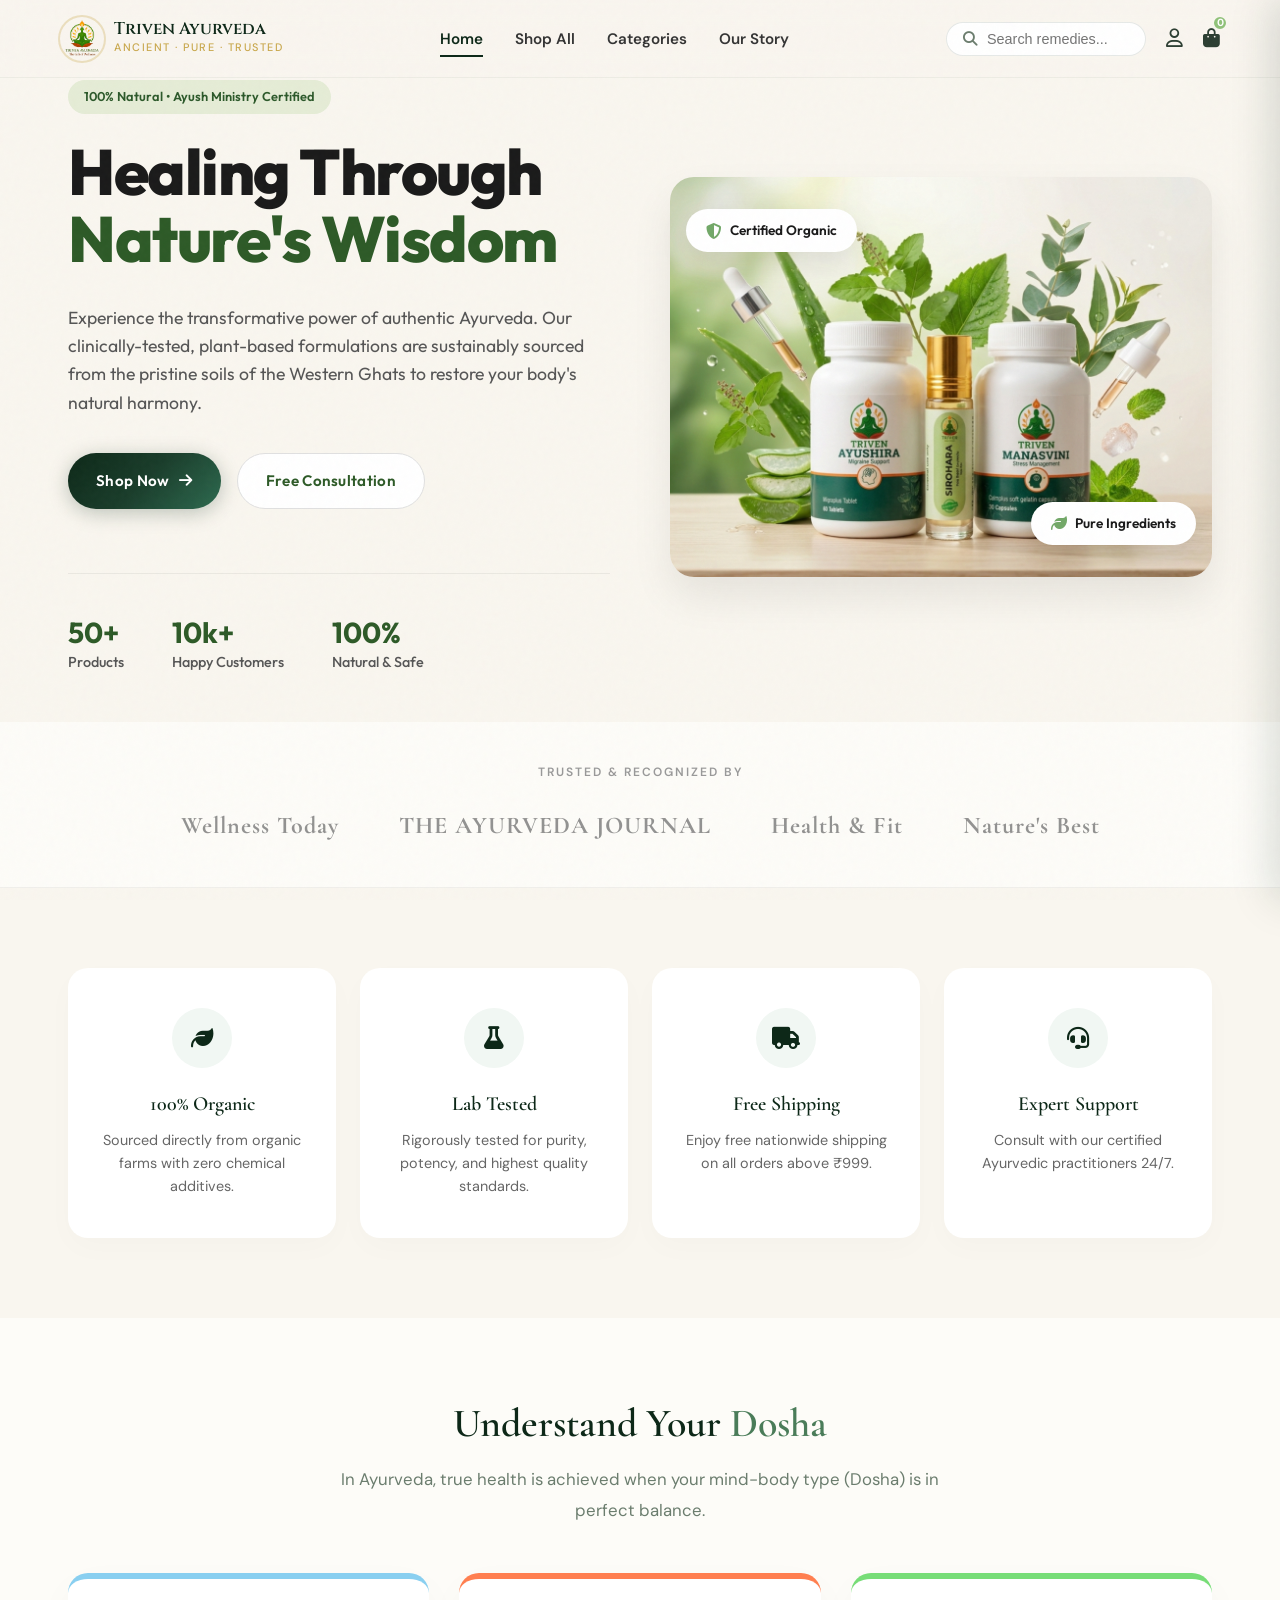
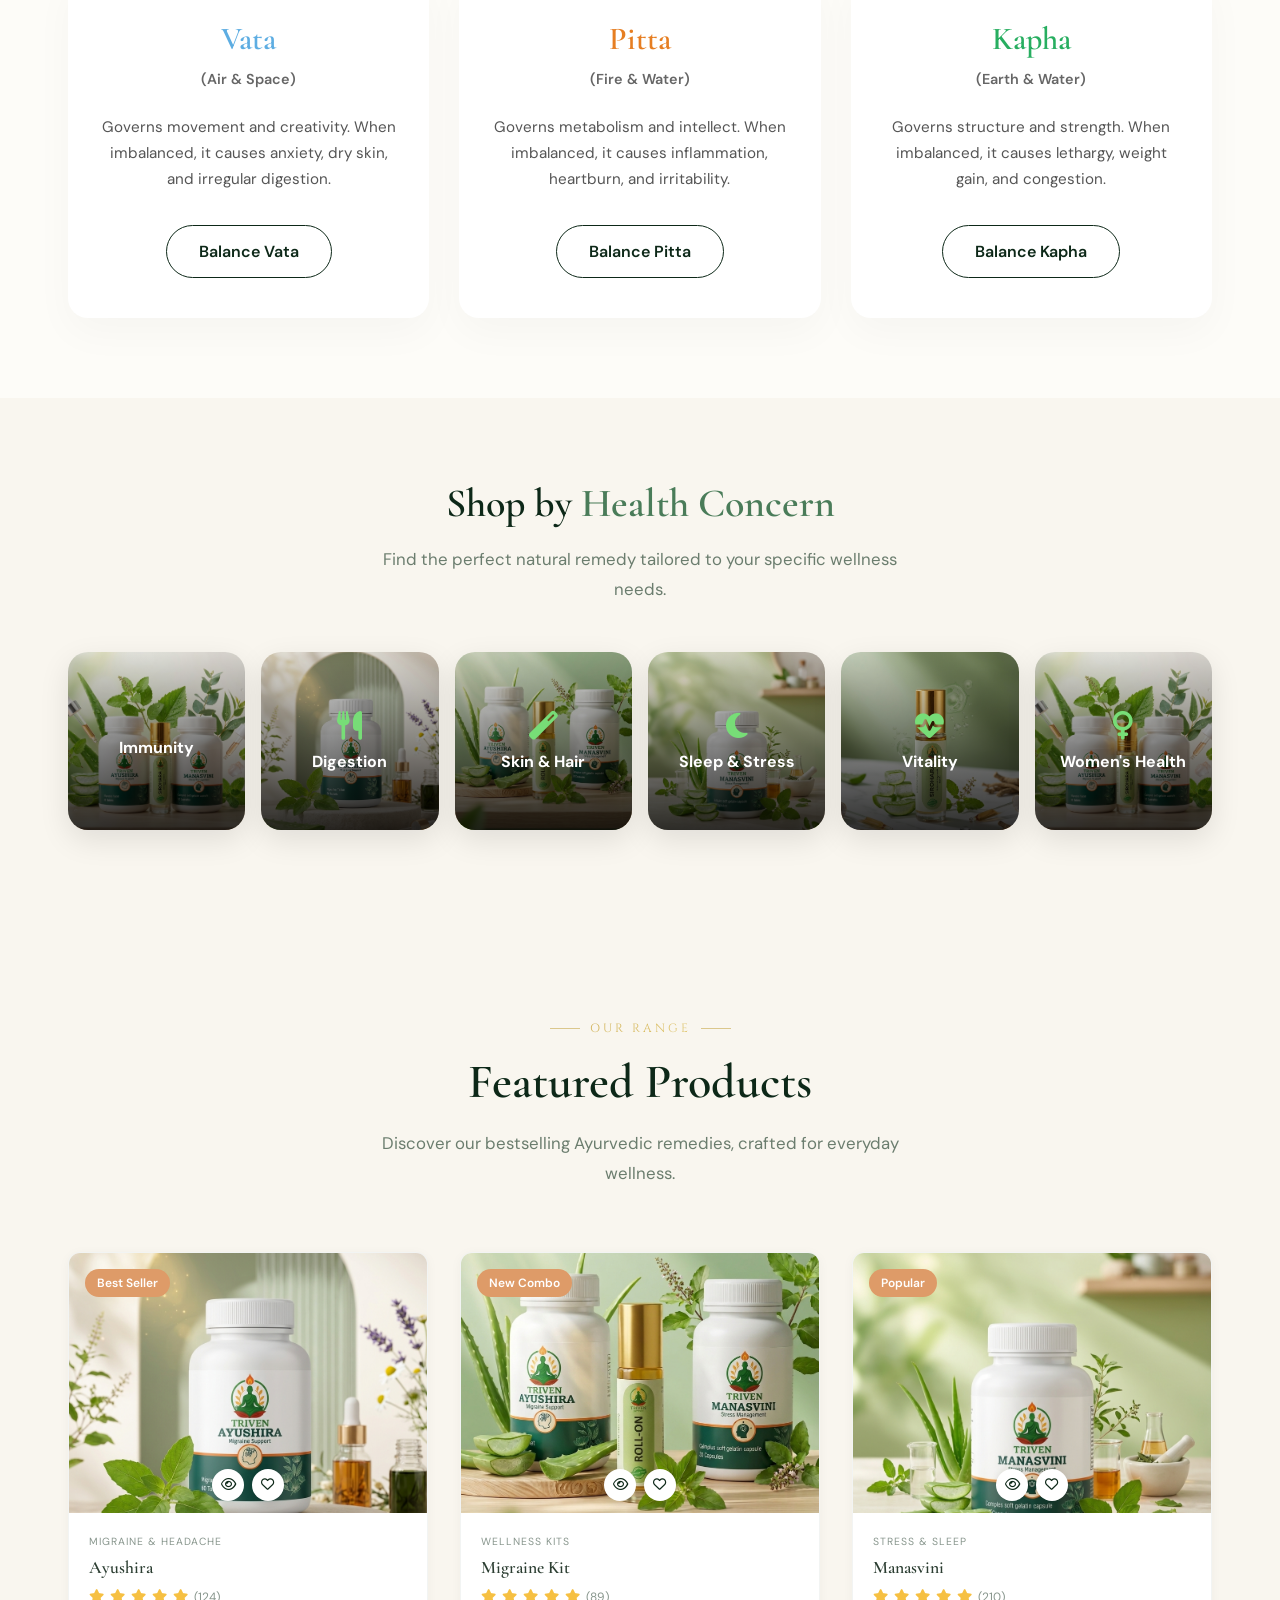
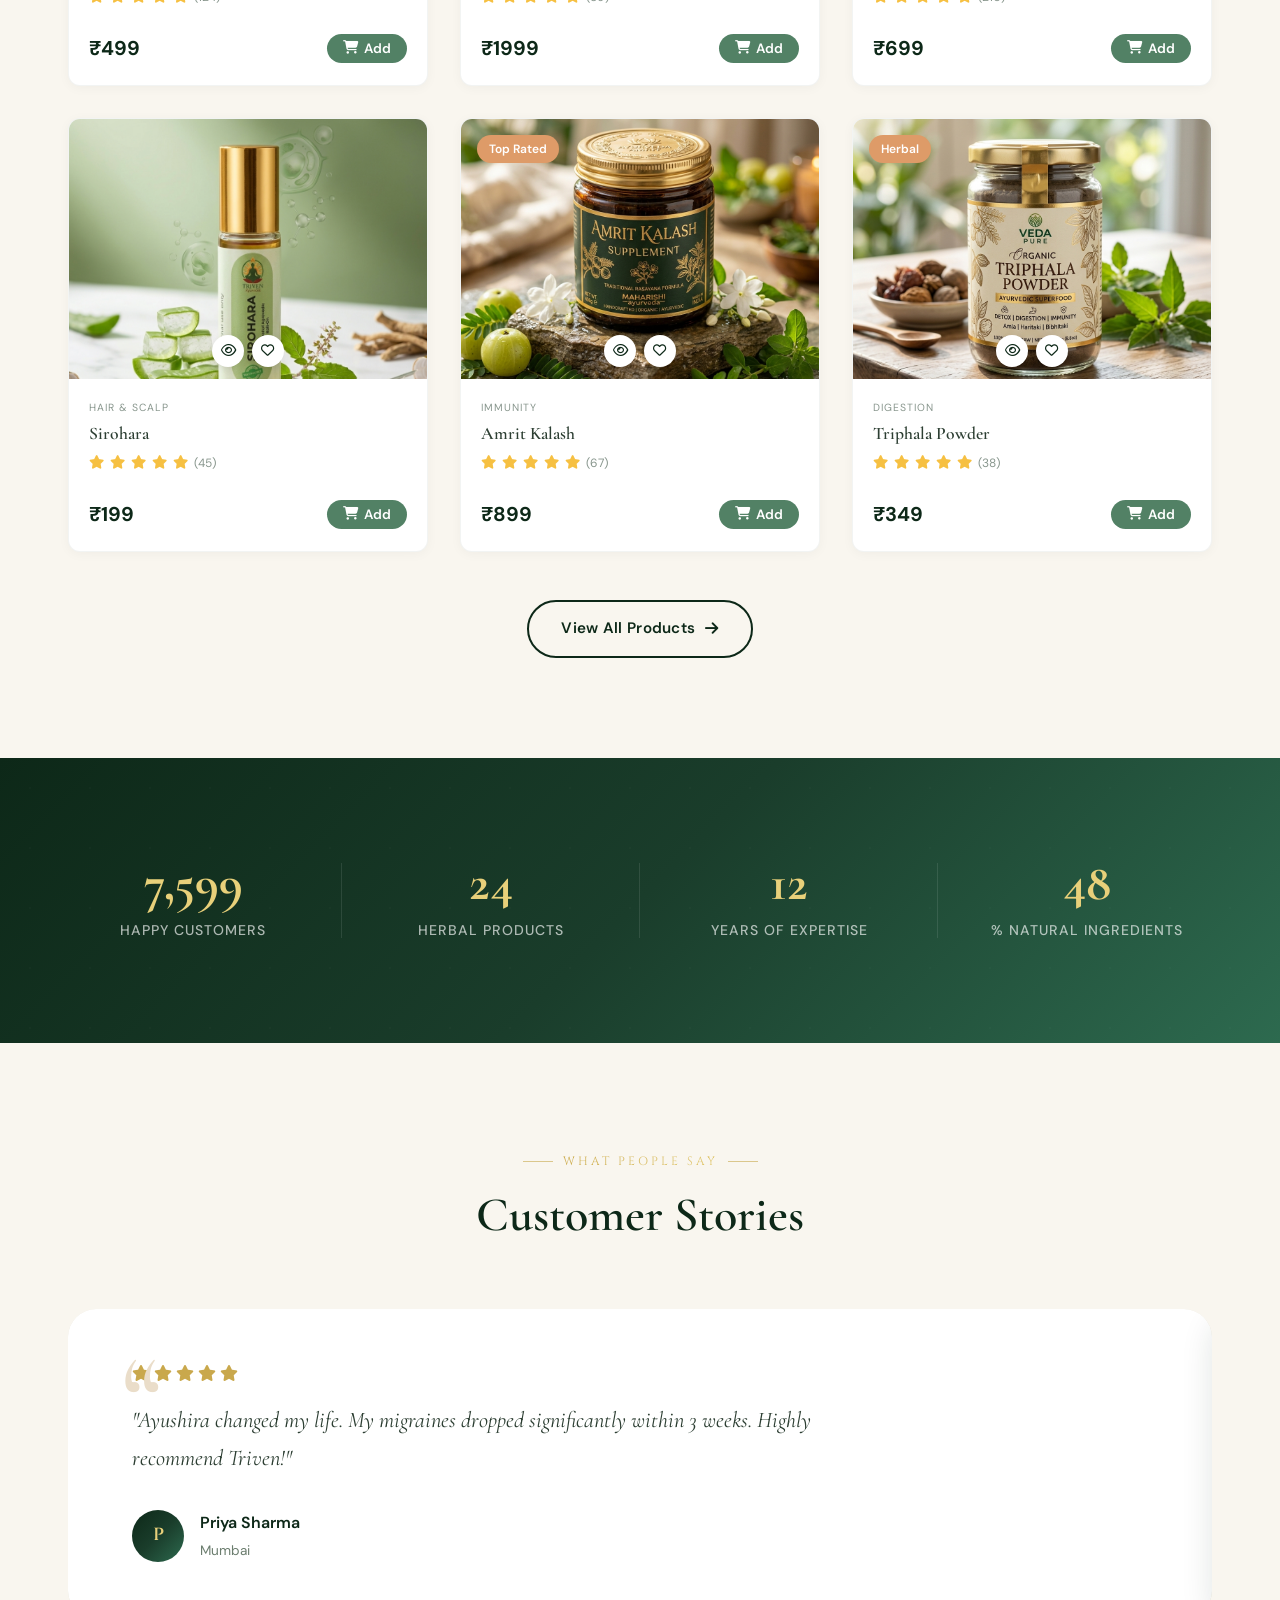
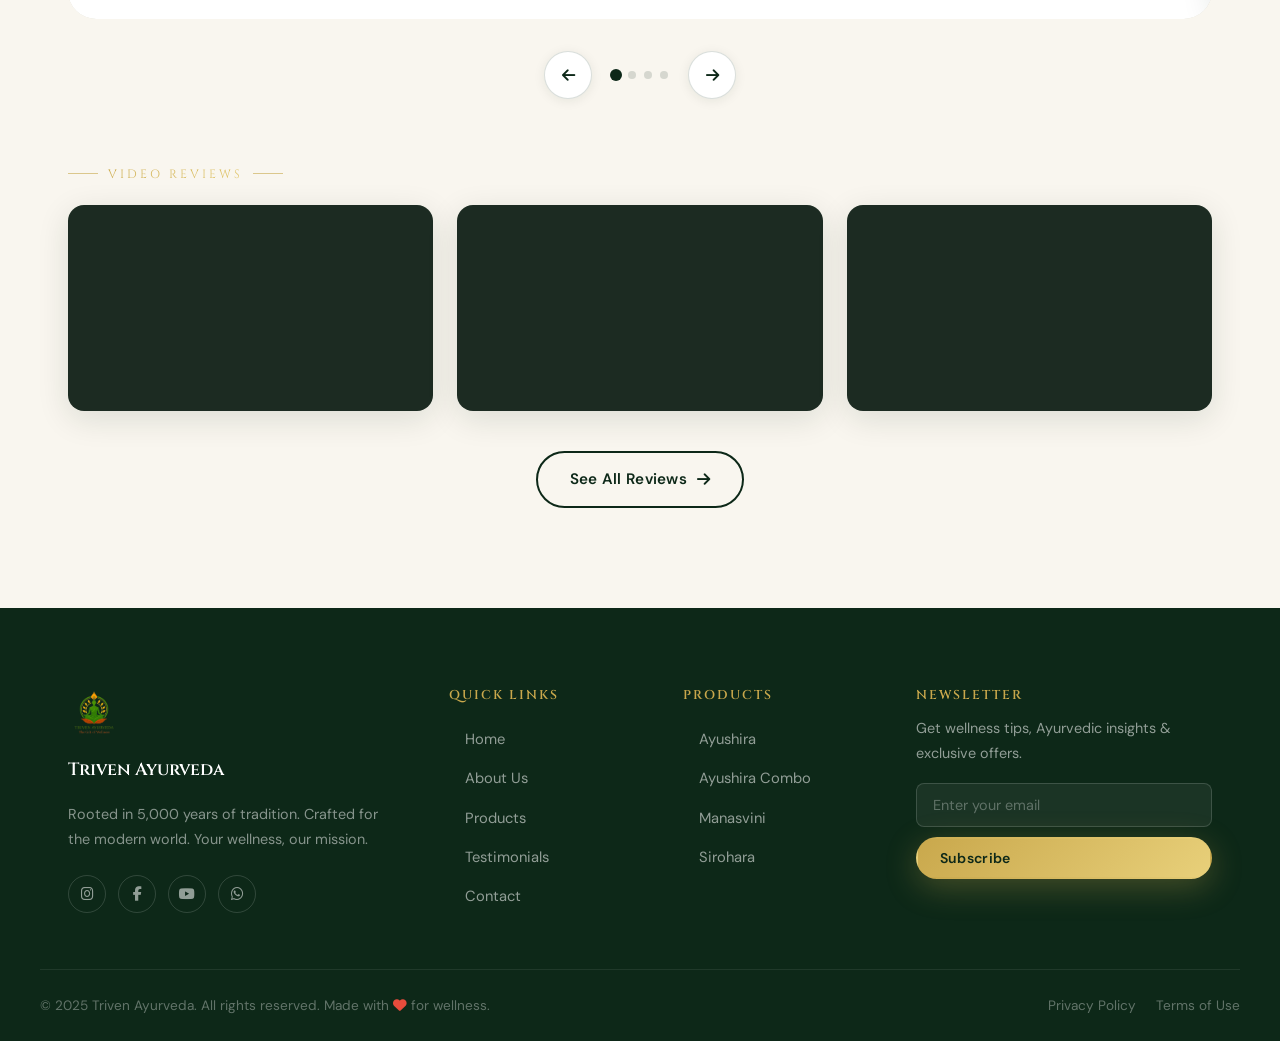
<file: index.html>
<!DOCTYPE html>
<html lang="en">
<head>
  <meta charset="UTF-8" />
  <meta name="viewport" content="width=device-width, initial-scale=1.0" />
  <title>Triven Ayurveda — Ancient Wisdom, Modern Wellness</title>
  <meta name="description" content="Discover premium Ayurvedic formulations by Triven Ayurveda. 100% natural, lab-tested remedies for migraine, stress, and holistic wellness." />
  <link rel="stylesheet" href="Triven.css" />
  <link rel="stylesheet" href="cart.css" />
  <link rel="stylesheet" href="https://cdnjs.cloudflare.com/ajax/libs/font-awesome/6.5.0/css/all.min.css" />
  
</head>
  <div id="page-loader">
    <img src="assets/Trivenlogo.png" alt="Triven" class="loader-logo" />
    <span class="loader-brand">Triven Ayurveda</span>
    <div class="loader-bar-wrap"><div class="loader-bar"></div></div>
  </div>

  <div id="scroll-progress"></div>

  <!-- NAVBAR -->
  <nav class="navbar" id="navbar">
    <div class="nav-container">
      <a href="index.html" class="logo">
        <img src="assets/Trivenlogo.png" alt="Triven Ayurveda Logo" />
        <div class="logo-text">
          <span class="logo-name">Triven Ayurveda</span>
          <span class="logo-tagline">Ancient · Pure · Trusted</span>
        </div>
      </a>
      <ul class="nav-links" id="navLinks">
        <li><a href="index.html" class="active">Home</a></li>
        <li><a href="products.html">Shop All</a></li>
        <li><a href="categories.html">Categories</a></li>
        <li><a href="about.html">Our Story</a></li>
      </ul>
      
      <div class="nav-tools">
        <div class="search-bar">
          <i class="fas fa-search"></i>
          <input type="text" placeholder="Search remedies..." />
        </div>
        <a href="#" class="nav-icon" aria-label="Account"><i class="far fa-user"></i></a>
        <a href="#" class="nav-icon cart-icon" aria-label="Cart">
          <i class="fas fa-shopping-bag"></i>
          <span class="cart-count">0</span>
        </a>
      </div>
      <button class="hamburger" id="hamburger" aria-label="Toggle menu">
        <span></span><span></span><span></span>
      </button>
    </div>
  </nav>

  <!-- HERO -->
   <section class="hero" id="home">
    <div class="container hero-container">
      <div class="hero-left">
        <div class="hero-badge">100% Natural • Ayush Ministry Certified</div>
        <h1>
          <span class="text-dark">Healing Through</span>
          <span class="text-green">Nature's Wisdom</span>
        </h1>
        <p class="hero-sub">
          Experience the transformative power of authentic Ayurveda. Our clinically-tested, plant-based formulations are sustainably sourced from the pristine soils of the Western Ghats to restore your body's natural harmony.
        </p>
        <div class="hero-btns">
          <a href="products.html" class="btn btn-primary btn-pill">Shop Now <i class="fas fa-arrow-right"></i></a>
          <a href="contact.html" class="btn btn-outline btn-pill">Free Consultation</a>
        </div>
        
        <div class="hero-stats">
          <div class="hero-stat-item">
            <h4>50+</h4>
            <p>Products</p>
          </div>
          <div class="hero-stat-item">
            <h4>10k+</h4>
            <p>Happy Customers</p>
          </div>
          <div class="hero-stat-item">
            <h4>100%</h4>
            <p>Natural & Safe</p>
          </div>
        </div>
      </div>
      <div class="hero-right">
        <div class="hero-img-wrap">
          <img src="assets/Productimg1.png" alt="Ayurvedic Herbs" class="hero-main-img" />
          <div class="floating-badge badge-organic">
            <i class="fas fa-shield-alt"></i> Certified Organic
          </div>
          <div class="floating-badge badge-pure">
            <i class="fas fa-leaf"></i> Pure Ingredients
          </div>
        </div>
      </div>
    </div>
  </section> 

  <!-- TRUSTED BY SECTION -->
  <section class="trust-section">
    <div class="container">
      <p class="trust-tag">TRUSTED & RECOGNIZED BY</p>
      <div class="trust-logos-row">
        <span class="trust-brand">Wellness Today</span>
        <span class="trust-brand">THE AYURVEDA JOURNAL</span>
        <span class="trust-brand">Health & Fit</span>
        <span class="trust-brand">Nature's Best</span>
      </div>
    </div>
  </section>

  <!-- NEW BENEFITS GRID -->
  <section class="benefits-premium">
    <div class="container">
      <div class="benefits-grid-premium">
        <div class="benefit-card-new reveal">
          <div class="benefit-icon-new"><i class="fas fa-leaf"></i></div>
          <h3>100% Organic</h3>
          <p>Sourced directly from organic farms with zero chemical additives.</p>
        </div>
        <div class="benefit-card-new reveal">
          <div class="benefit-icon-new"><i class="fas fa-flask"></i></div>
          <h3>Lab Tested</h3>
          <p>Rigorously tested for purity, potency, and highest quality standards.</p>
        </div>
        <div class="benefit-card-new reveal">
          <div class="benefit-icon-new"><i class="fas fa-truck"></i></div>
          <h3>Free Shipping</h3>
          <p>Enjoy free nationwide shipping on all orders above ₹999.</p>
        </div>
        <div class="benefit-card-new reveal">
          <div class="benefit-icon-new"><i class="fas fa-headset"></i></div>
          <h3>Expert Support</h3>
          <p>Consult with our certified Ayurvedic practitioners 24/7.</p>
        </div>
      </div>
    </div>
  </section>
  <!-- DOSHA SECTION -->
  <section class="dosha-section">
    <div class="container">
      <div class="section-header reveal" style="text-align: center; margin-bottom: 48px;">
        <h2 style="font-size: 2.5rem; color: #0d2818;">Understand Your <span style="color: #4a7c59;">Dosha</span></h2>
        <p class="section-sub" style="max-width: 600px; margin: 16px auto 0;">In Ayurveda, true health is achieved when your mind-body type (Dosha) is in perfect balance.</p>
      </div>
      <div class="dosha-grid">
        <div class="dosha-card vata reveal">
          <h3>Vata</h3>
          <p class="dosha-elements">(Air & Space)</p>
          <p class="dosha-info">Governs movement and creativity. When imbalanced, it causes anxiety, dry skin, and irregular digestion.</p>
          <a href="#" class="dosha-btn">Balance Vata</a>
        </div>
        <div class="dosha-card pitta reveal">
          <h3>Pitta</h3>
          <p class="dosha-elements">(Fire & Water)</p>
          <p class="dosha-info">Governs metabolism and intellect. When imbalanced, it causes inflammation, heartburn, and irritability.</p>
          <a href="#" class="dosha-btn">Balance Pitta</a>
        </div>
        <div class="dosha-card kapha reveal">
          <h3>Kapha</h3>
          <p class="dosha-elements">(Earth & Water)</p>
          <p class="dosha-info">Governs structure and strength. When imbalanced, it causes lethargy, weight gain, and congestion.</p>
          <a href="#" class="dosha-btn">Balance Kapha</a>
        </div>
      </div>
    </div>
  </section>

  <!-- HEALTH CONCERNS SECTION -->
  <section class="concerns-section">
    <div class="container">
      <div class="section-header reveal" style="text-align: center; margin-bottom: 48px;">
        <h2 style="font-size: 2.5rem; color: #0d2818;">Shop by <span style="color: #4a7c59;">Health Concern</span></h2>
        <p class="section-sub">Find the perfect natural remedy tailored to your specific wellness needs.</p>
      </div>
      <div class="concerns-grid">
        <a href="products.html" class="concern-card reveal">
          <div class="concern-img" style="background-image: url('assets/Productimg1.png');"></div>
          <div class="concern-overlay">
            <i class="fas fa-shield-plus"></i>
            <span>Immunity</span>
          </div>
        </a>
        <a href="products.html" class="concern-card reveal">
          <div class="concern-img" style="background-image: url('assets/productimg2.png');"></div>
          <div class="concern-overlay">
            <i class="fas fa-utensils"></i>
            <span>Digestion</span>
          </div>
        </a>
        <a href="products.html" class="concern-card reveal">
          <div class="concern-img" style="background-image: url('assets/productimg3.png');"></div>
          <div class="concern-overlay">
            <i class="fas fa-magic"></i>
            <span>Skin & Hair</span>
          </div>
        </a>
        <a href="products.html" class="concern-card reveal">
          <div class="concern-img" style="background-image: url('assets/productimgimg4.png');"></div>
          <div class="concern-overlay">
            <i class="fas fa-moon"></i>
            <span>Sleep & Stress</span>
          </div>
        </a>
        <a href="products.html" class="concern-card reveal">
          <div class="concern-img" style="background-image: url('assets/productimg5.png');"></div>
          <div class="concern-overlay">
            <i class="fas fa-heartbeat"></i>
            <span>Vitality</span>
          </div>
        </a>
        <a href="products.html" class="concern-card reveal">
          <div class="concern-img" style="background-image: url('assets/Productimg1.png');"></div>
          <div class="concern-overlay">
            <i class="fas fa-venus"></i>
            <span>Women's Health</span>
          </div>
        </a>
      </div>
    </div>
  </section>

  <!-- PRODUCTS -->
  <section class="products" id="products">
    <div class="container">
      <div class="section-header reveal">
        <p class="section-tag">Our Range</p>
        <h2>Featured Products</h2>
        <p class="section-sub">Discover our bestselling Ayurvedic remedies, crafted for everyday wellness.</p>
      </div>
      <div class="products-grid" id="featuredProductsGrid"></div>
      <div style="text-align:center;margin-top:48px;">
        <a href="products.html" class="btn btn-outline">View All Products <i class="fas fa-arrow-right"></i></a>
      </div>
    </div>
  </section>

  <!-- STATS BANNER -->
  <section class="stats-banner">
    <div class="container stats-grid">
      <div class="stat reveal">
        <h2 class="counter" data-target="15000">0</h2>
        <p>Happy Customers</p>
      </div>
      <div class="stat reveal">
        <h2 class="counter" data-target="50">0</h2>
        <p>Herbal Products</p>
      </div>
      <div class="stat reveal">
        <h2 class="counter" data-target="25">0</h2>
        <p>Years of Expertise</p>
      </div>
      <div class="stat reveal">
        <h2 class="counter" data-target="100">0</h2>
        <p>% Natural Ingredients</p>
      </div>
    </div>
  </section>

  <!-- TESTIMONIALS -->
  <section class="testimonials" id="testimonials">
    <div class="container">
      <div class="section-header reveal">
        <p class="section-tag">What People Say</p>
        <h2>Customer Stories</h2>
      </div>
      <div class="testimonials-slider" id="testimonialSlider">
        <div class="testimonial-track" id="testimonialTrack">
          <div class="testimonial-card">
            <div class="stars"><i class="fas fa-star"></i><i class="fas fa-star"></i><i class="fas fa-star"></i><i class="fas fa-star"></i><i class="fas fa-star"></i></div>
            <p>"Ayushira changed my life. My migraines dropped significantly within 3 weeks. Highly recommend Triven!"</p>
            <div class="reviewer">
              <div class="avatar">P</div>
              <div><strong>Priya Sharma</strong><span>Mumbai</span></div>
            </div>
          </div>
          <div class="testimonial-card">
            <div class="stars"><i class="fas fa-star"></i><i class="fas fa-star"></i><i class="fas fa-star"></i><i class="fas fa-star"></i><i class="fas fa-star"></i></div>
            <p>"Manasvini has improved my focus tremendously. I feel lighter and more energetic every single day."</p>
            <div class="reviewer">
              <div class="avatar">R</div>
              <div><strong>Rahul Verma</strong><span>Delhi</span></div>
            </div>
          </div>
          <div class="testimonial-card">
            <div class="stars"><i class="fas fa-star"></i><i class="fas fa-star"></i><i class="fas fa-star"></i><i class="fas fa-star"></i><i class="fas fa-star-half-alt"></i></div>
            <p>"Sirohara helped me with headaches during exams. Pure, effective, and absolutely no side effects!"</p>
            <div class="reviewer">
              <div class="avatar">A</div>
              <div><strong>Ananya Iyer</strong><span>Bangalore</span></div>
            </div>
          </div>
          <div class="testimonial-card">
            <div class="stars"><i class="fas fa-star"></i><i class="fas fa-star"></i><i class="fas fa-star"></i><i class="fas fa-star"></i><i class="fas fa-star"></i></div>
            <p>"Quality is unmatched. You can feel the authenticity in every product. Triven Ayurveda is my go-to brand."</p>
            <div class="reviewer">
              <div class="avatar">S</div>
              <div><strong>Suresh Nair</strong><span>Chennai</span></div>
            </div>
          </div>
        </div>
      </div>
      <div class="slider-controls">
        <button id="prevBtn" aria-label="Previous"><i class="fas fa-arrow-left"></i></button>
        <div class="dots" id="dots"></div>
        <button id="nextBtn" aria-label="Next"><i class="fas fa-arrow-right"></i></button>
      </div>
      <!-- VIDEO REVIEWS -->
      <div class="video-reviews reveal">
        <p class="section-tag" style="justify-content:center;margin-bottom:24px;">Video Reviews</p>
        <div class="video-grid">
          <div class="video-card">
            <iframe src="https://www.youtube.com/embed/VIDEO_ID_1" title="Customer Review 1" frameborder="0" allowfullscreen loading="lazy"></iframe>
          </div>
          <div class="video-card">
            <iframe src="https://www.youtube.com/embed/VIDEO_ID_2" title="Customer Review 2" frameborder="0" allowfullscreen loading="lazy"></iframe>
          </div>
          <div class="video-card">
            <iframe src="https://www.youtube.com/embed/VIDEO_ID_3" title="Customer Review 3" frameborder="0" allowfullscreen loading="lazy"></iframe>
          </div>
        </div>
      </div>

      <div style="text-align:center;margin-top:40px;">
        <a href="testimonials.html" class="btn btn-outline">See All Reviews <i class="fas fa-arrow-right"></i></a>
      </div>
    </div>
  </section>


  <!-- FOOTER -->
  <footer class="footer">
    <div class="container footer-grid">
      <div class="footer-brand">
        <img src="assets/Trivenlogo.png" alt="Triven Ayurveda" />
        <span class="footer-brand-name">Triven Ayurveda</span>
        <p>Rooted in 5,000 years of tradition. Crafted for the modern world. Your wellness, our mission.</p>
        <div class="footer-social">
          <a href="#" aria-label="Instagram"><i class="fab fa-instagram"></i></a>
          <a href="#" aria-label="Facebook"><i class="fab fa-facebook-f"></i></a>
          <a href="#" aria-label="YouTube"><i class="fab fa-youtube"></i></a>
          <a href="#" aria-label="WhatsApp"><i class="fab fa-whatsapp"></i></a>
        </div>
      </div>
      <div class="footer-links-row">
        <div class="footer-links">
          <h4>Quick Links</h4>
          <ul>
            <li><a href="index.html">Home</a></li>
            <li><a href="about.html">About Us</a></li>
            <li><a href="products.html">Products</a></li>
            <li><a href="testimonials.html">Testimonials</a></li>
            <li><a href="contact.html">Contact</a></li>
          </ul>
        </div>
        <div class="footer-links">
          <h4>Products</h4>
          <ul>
            <li><a href="products.html">Ayushira</a></li>
            <li><a href="products.html">Ayushira Combo</a></li>
            <li><a href="products.html">Manasvini</a></li>
            <li><a href="products.html">Sirohara</a></li>
          </ul>
        </div>
      </div>
      <div class="footer-newsletter">
        <h4>Newsletter</h4>
        <p>Get wellness tips, Ayurvedic insights & exclusive offers.</p>
        <div class="newsletter-form">
          <input type="email" placeholder="Enter your email" />
          <button class="btn btn-gold btn-sm">Subscribe</button>
        </div>
      </div>
    </div>
    <div class="footer-bottom container">
      <p>© 2025 Triven Ayurveda. All rights reserved. Made with <i class="fas fa-heart"></i> for wellness.</p>
      <div class="footer-bottom-links">
        <a href="#">Privacy Policy</a>
        <a href="#">Terms of Use</a>
      </div>
    </div>
  </footer>

  <a href="#home" class="back-to-top" id="backToTop"><i class="fas fa-arrow-up"></i></a>

  <!-- Cart Drawer HTML -->
  <div class="cart-drawer-overlay" id="cartDrawerOverlay"></div>
  <aside class="cart-drawer" id="cartDrawer" aria-label="Shopping Cart">
    <div class="cart-drawer-header">
      <div style="display: flex; align-items: center; gap: 12px;">
        <button id="orderHistoryBtn" class="cart-history-btn" title="View Order History" style="padding: 6px; font-size: 1.3rem;"><i class="fas fa-list-alt"></i></button>
        <h3 style="margin: 0;"><i class="fas fa-shopping-bag"></i> Your Cart</h3>
      </div>
      <button id="cartDrawerClose" aria-label="Close cart">✕</button>
    </div>
    <div id="cartDrawerList"></div>
    <!-- In-drawer Order History -->
    <div id="cartDrawerHistory" style="display: none;">
        <div class="history-panel-header">
            <h4><i class="fas fa-receipt"></i> My Orders</h4>
            <p>Track and manage your recent orders</p>
            <button id="close-user-history-drawer" class="history-back-btn"><i class="fas fa-arrow-left"></i> Back to Cart</button>
        </div>
        <div class="history-scroll-area">
            <div id="history-loading-msg"><i class="fas fa-spinner fa-spin" style="margin-right:8px;"></i>Loading orders…</div>
            <div id="history-empty-msg" style="display:none;">You haven't placed any orders yet.</div>
            <div id="user-history-body"></div>
        </div>
    </div>
    <div class="cart-drawer-footer" id="cartDrawerFooter">
      <div class="cart-drawer-total">
        <span>Total</span>
        <span id="cartDrawerTotal">₹0</span>
      </div>
      <button class="cart-checkout-btn" type="button"><i class="fas fa-lock"></i> Proceed to Checkout</button>
    </div>
  </aside>

  <script src="config.js"></script>
  <script src="Triven.js"></script>
  <script src="auth.js"></script>
  <script src="https://checkout.razorpay.com/v1/checkout.js"></script>
  <script src="cart.js"></script>
  <script>
    if (document.getElementById('page-loader')) document.getElementById('page-loader').classList.add('hide');
    const callBarDoc = document.querySelector('.call-bar-doctor');
    if (callBarDoc) {
      const doctors = ['assets/Doctor1.png', 'assets/Doctor2.png'];
      let idx = 0;
      setInterval(() => {
        idx = (idx + 1) % doctors.length;
        callBarDoc.style.opacity = '0';
        setTimeout(() => { callBarDoc.src = doctors[idx]; callBarDoc.style.opacity = '1'; }, 400);
      }, 3000);
    }
  </script>
</body>
</html>
</file>
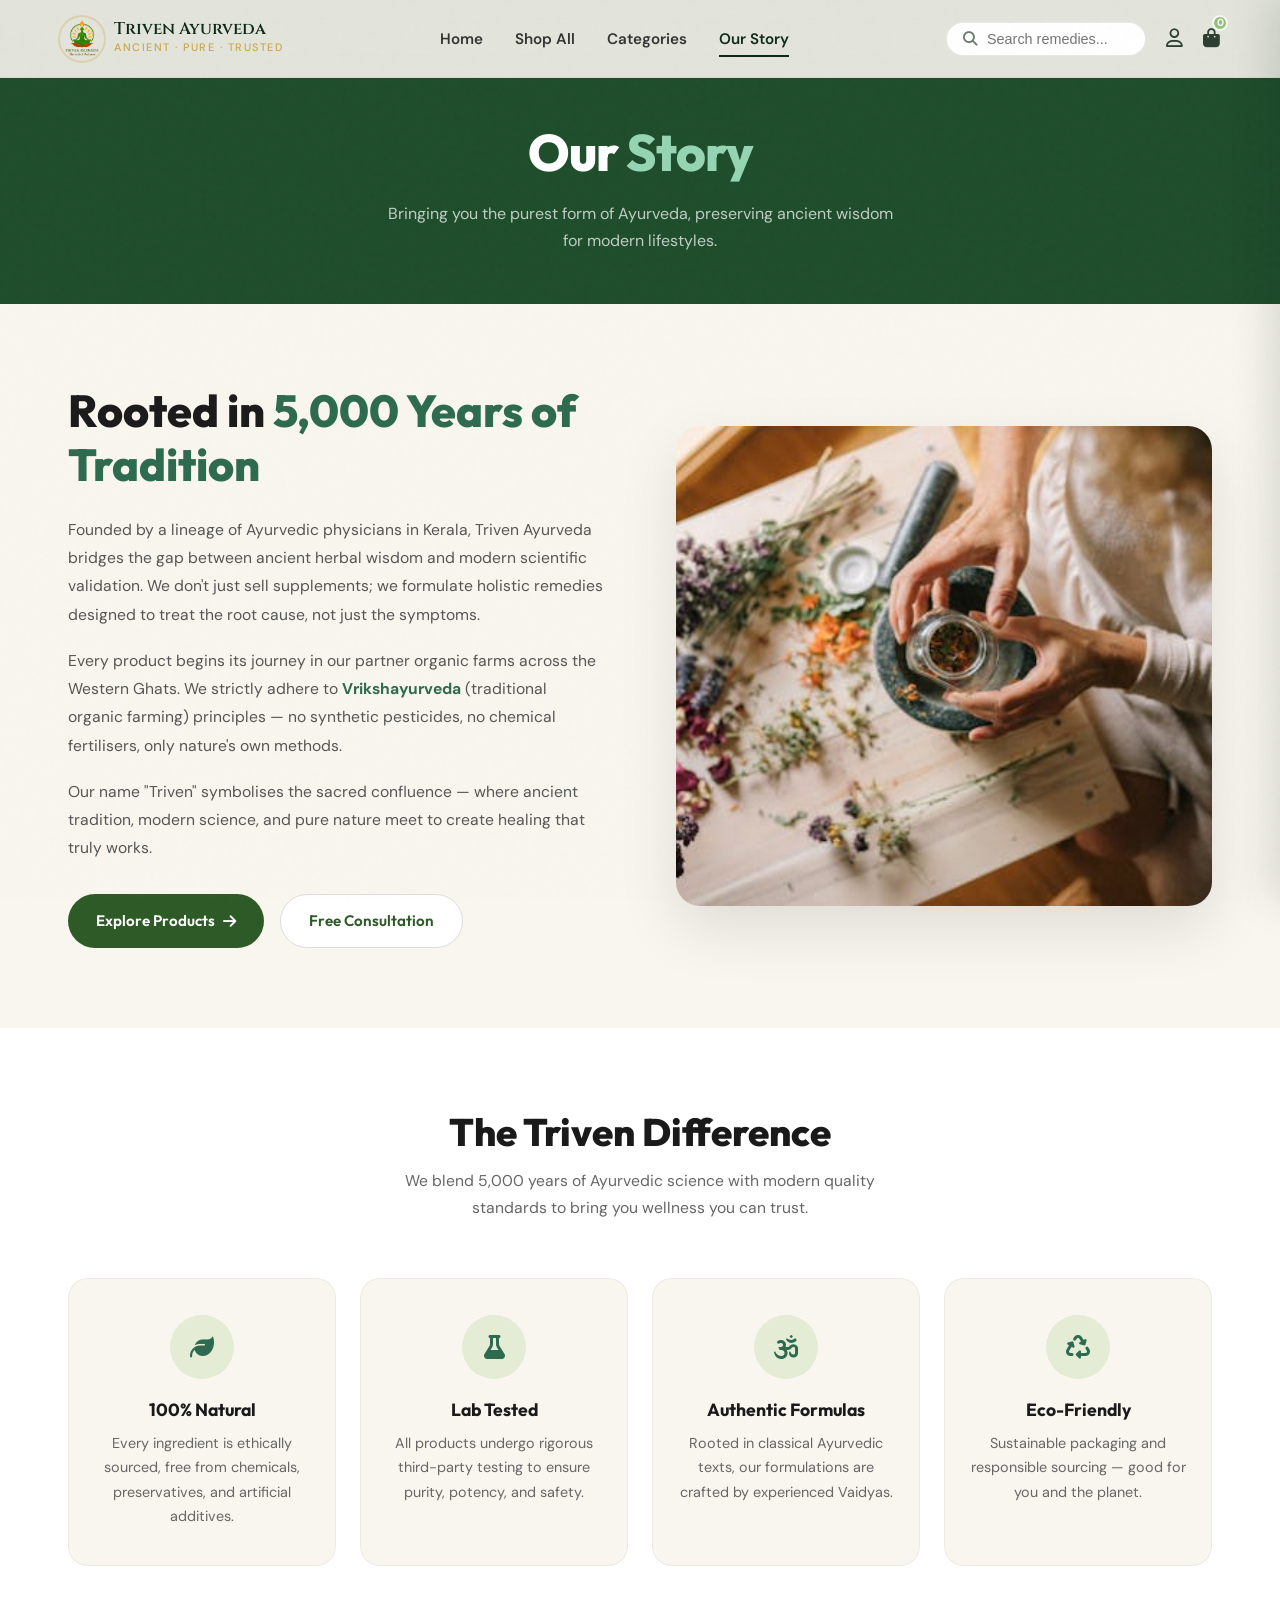
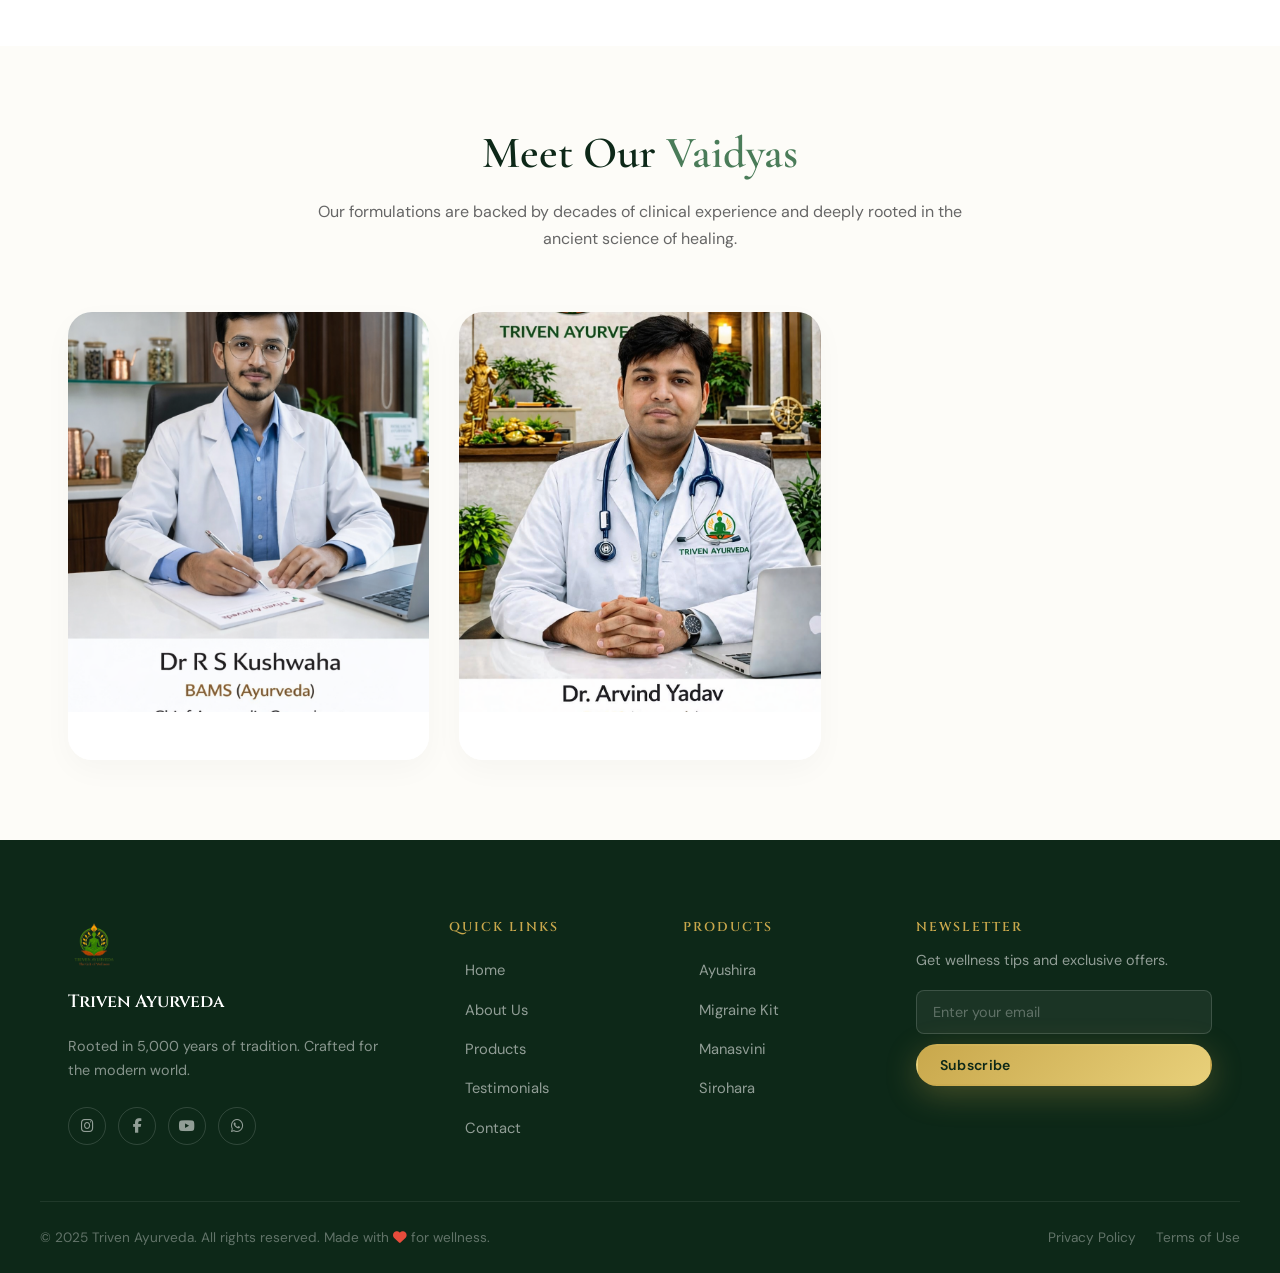
<file: about.html>
<!DOCTYPE html>
<html lang="en">
<head>
  <meta charset="UTF-8" />
  <meta name="viewport" content="width=device-width, initial-scale=1.0" />
  <title>Our Story — Triven Ayurveda</title>
  <meta name="description" content="Learn about Triven Ayurveda — our story, mission, and commitment to authentic Ayurvedic wellness rooted in 5,000 years of tradition." />
  <link rel="stylesheet" href="Triven.css" />
  <link rel="stylesheet" href="cart.css" />
  <link rel="stylesheet" href="https://cdnjs.cloudflare.com/ajax/libs/font-awesome/6.5.0/css/all.min.css" />
  <style>
    /* ===== OUR STORY PAGE ===== */
    /* Dark green hero */
    .story-hero {
      background: #1e4d2b;
      min-height: 250px;
      display: flex;
      flex-direction: column;
      justify-content: center;
      padding: 120px 0 50px;
      text-align: center;
    }
    .story-hero h1 {
      font-family: 'Outfit', sans-serif !important;
      font-size: clamp(2.4rem, 5vw, 3.2rem);
      font-weight: 800;
      letter-spacing: -1px;
      margin-bottom: 16px;
      background: none !important;
      -webkit-text-fill-color: unset !important;
    }
    .story-hero h1 .white { color: #fff; }
    .story-hero h1 .green { color: #95d5b2; }
    .story-hero p {
      color: rgba(255,255,255,0.72);
      font-size: 1rem;
      max-width: 520px;
      margin: 0 auto;
      line-height: 1.7;
    }

    /* Split story section */
    .story-split {
      background: var(--cream);
      padding: 80px 0;
    }
    .story-split-grid {
      display: grid;
      grid-template-columns: 1fr 1fr;
      gap: 72px;
      align-items: center;
    }
    .story-text h2 {
      font-family: 'Outfit', sans-serif !important;
      font-size: clamp(2rem, 3.5vw, 2.8rem);
      font-weight: 800;
      color: #1a1a1a;
      line-height: 1.2;
      margin-bottom: 24px;
      background: none !important;
      -webkit-text-fill-color: unset !important;
    }
    .story-text h2 .accent {
      color: #2d6a4f;
      -webkit-text-fill-color: #2d6a4f !important;
    }
    .story-text p {
      color: #555;
      font-size: 0.98rem;
      line-height: 1.8;
      margin-bottom: 18px;
    }
    .story-text p strong {
      color: #2d6a4f;
    }
    .story-text .story-btns {
      margin-top: 32px;
      display: flex;
      gap: 16px;
      flex-wrap: wrap;
    }
    .story-text .btn-green {
      background: #2d5a27;
      color: #fff;
      border-radius: 99px;
      padding: 13px 28px;
      font-family: 'Outfit', sans-serif;
      font-size: 0.95rem;
      font-weight: 600;
      display: inline-flex;
      align-items: center;
      gap: 8px;
      border: none;
      cursor: pointer;
      text-decoration: none;
      transition: background 0.2s;
    }
    .story-text .btn-green:hover { background: #1f3f1b; }
    .story-text .btn-white {
      background: #fff;
      color: #2d5a27;
      border-radius: 99px;
      padding: 13px 28px;
      font-family: 'Outfit', sans-serif;
      font-size: 0.95rem;
      font-weight: 600;
      display: inline-flex;
      align-items: center;
      gap: 8px;
      border: 1px solid #ddd;
      cursor: pointer;
      text-decoration: none;
      transition: border-color 0.2s;
    }
    .story-text .btn-white:hover { border-color: #2d5a27; }

    /* Story image */
    .story-img-wrap {
      border-radius: 24px;
      overflow: hidden;
      box-shadow: 0 24px 60px rgba(0,0,0,0.1);
    }
    .story-img-wrap img {
      width: 100%;
      height: 480px;
      object-fit: cover;
      display: block;
      transition: transform 0.5s ease;
    }
    .story-img-wrap:hover img { transform: scale(1.03); }

    /* Values grid */
    .story-values {
      background: #fff;
      padding: 80px 0;
    }
    .story-values-header {
      text-align: center;
      margin-bottom: 56px;
    }
    .story-values-header h2 {
      font-family: 'Outfit', sans-serif !important;
      font-size: clamp(1.8rem, 3vw, 2.4rem);
      font-weight: 800;
      color: #1a1a1a;
      background: none !important;
      -webkit-text-fill-color: unset !important;
      margin-bottom: 12px;
    }
    .story-values-header p {
      color: #666;
      max-width: 520px;
      margin: 0 auto;
      font-size: 0.98rem;
      line-height: 1.7;
    }
    .values-grid {
      display: grid;
      grid-template-columns: repeat(4, 1fr);
      gap: 24px;
    }
    .value-card {
      background: var(--cream);
      border-radius: 20px;
      padding: 36px 24px;
      text-align: center;
      border: 1px solid rgba(0,0,0,0.05);
      transition: transform 0.3s, box-shadow 0.3s;
    }
    .value-card:hover {
      transform: translateY(-6px);
      box-shadow: 0 16px 40px rgba(0,0,0,0.08);
    }
    .value-icon {
      width: 64px;
      height: 64px;
      background: #e5ecd6;
      border-radius: 50%;
      display: flex;
      align-items: center;
      justify-content: center;
      margin: 0 auto 20px;
      font-size: 1.5rem;
      color: #2d6a4f;
    }
    .value-card h3 {
      font-family: 'Outfit', sans-serif !important;
      font-size: 1.1rem;
      font-weight: 700;
      color: #1a1a1a;
      margin-bottom: 10px;
      background: none !important;
      -webkit-text-fill-color: unset !important;
    }
    .value-card p {
      color: #666;
      font-size: 0.9rem;
      line-height: 1.7;
    }

    /* Stats strip */
    .story-stats {
      background: #1e4d2b;
      padding: 56px 0;
    }
    .story-stats-grid {
      display: grid;
      grid-template-columns: repeat(4, 1fr);
      gap: 24px;
      text-align: center;
    }
    .story-stat h3 {
      font-family: 'Outfit', sans-serif !important;
      font-size: 2.4rem;
      font-weight: 800;
      color: #95d5b2;
      margin-bottom: 6px;
      background: none !important;
      -webkit-text-fill-color: #95d5b2 !important;
    }
    .story-stat p {
      color: rgba(255,255,255,0.7);
      font-size: 0.9rem;
      font-weight: 500;
    }

    /* Responsive */
    @media (max-width: 900px) {
      .story-hero { min-height: auto; padding: 120px 0 60px; }
      .story-split-grid { grid-template-columns: 1fr; gap: 40px; }
      .story-text { text-align: center; }
      .story-text .story-btns { justify-content: center; }
      .values-grid { grid-template-columns: repeat(2, 1fr); }
      .story-stats-grid { grid-template-columns: repeat(2, 1fr); }
      .story-img-wrap img { height: 350px; }
    }
    @media (max-width: 600px) {
      .story-hero h1 { font-size: 2.2rem; }
      .values-grid { grid-template-columns: 1fr; }
      .story-stats-grid { grid-template-columns: 1fr; gap: 32px; }
    .story-img-wrap img { height: 280px; }
    }

    /* VAIDYAS SECTION STYLES */
    .vaidyas-grid {
      display: grid;
      grid-template-columns: repeat(3, 1fr);
      gap: 30px;
    }
    .vaidya-card {
      background: #fff;
      border-radius: 24px;
      overflow: hidden;
      box-shadow: 0 10px 30px rgba(0,0,0,0.03);
      transition: transform 0.3s var(--ease);
    }
    .vaidya-card:hover { transform: translateY(-10px); }
    .vaidya-img-wrap {
      height: 400px;
      overflow: hidden;
    }
    .vaidya-img-wrap img {
      width: 100%;
      height: 100%;
      object-fit: cover;
      transition: transform 0.5s var(--ease);
    }
    .vaidya-card:hover .vaidya-img-wrap img { transform: scale(1.05); }
    .vaidya-label {
      padding: 24px;
      text-align: center;
      background: #fff;
    }
    .vaidya-label h3 {
      font-size: 1.4rem;
      color: #0d2818;
      font-weight: 700;
      margin: 0;
    }

    @media (max-width: 992px) {
      .vaidyas-grid { grid-template-columns: repeat(2, 1fr); }
      .vaidya-img-wrap { height: 320px; }
    }
    @media (max-width: 600px) {
      .vaidyas-grid { grid-template-columns: 1fr; }
    }
  </style>
</head>
<body>

  <div id="scroll-progress"></div>

  <!-- NAVBAR -->
  <nav class="navbar" id="navbar">
    <div class="nav-container">
      <a href="index.html" class="logo">
        <img src="assets/Trivenlogo.png" alt="Triven Ayurveda Logo" />
        <div class="logo-text">
          <span class="logo-name">Triven Ayurveda</span>
          <span class="logo-tagline">Ancient · Pure · Trusted</span>
        </div>
      </a>
      <ul class="nav-links" id="navLinks">
        <li><a href="index.html">Home</a></li>
        <li><a href="products.html">Shop All</a></li>
        <li><a href="categories.html">Categories</a></li>
        <li><a href="about.html" class="active">Our Story</a></li>
      </ul>
      <div class="nav-tools">
        <div class="search-bar">
          <i class="fas fa-search"></i>
          <input type="text" placeholder="Search remedies..." />
        </div>
        <a href="#" class="nav-icon" aria-label="Account"><i class="far fa-user"></i></a>
        <a href="#" class="nav-icon cart-icon" aria-label="Cart">
          <i class="fas fa-shopping-bag"></i>
          <span class="cart-count">0</span>
        </a>
      </div>
      <button class="hamburger" id="hamburger" aria-label="Toggle menu">
        <span></span><span></span><span></span>
      </button>
    </div>
  </nav>

  <!-- HERO -->
  <section class="story-hero">
    <div class="container">
      <h1><span class="white">Our</span> <span class="green">Story</span></h1>
      <p>Bringing you the purest form of Ayurveda, preserving ancient wisdom for modern lifestyles.</p>
    </div>
  </section>

  <!-- STORY SPLIT SECTION -->
  <section class="story-split">
    <div class="container story-split-grid">
      <div class="story-text reveal-left">
        <h2>Rooted in <span class="accent">5,000 Years of Tradition</span></h2>
        <p>Founded by a lineage of Ayurvedic physicians in Kerala, Triven Ayurveda bridges the gap between ancient herbal wisdom and modern scientific validation. We don't just sell supplements; we formulate holistic remedies designed to treat the root cause, not just the symptoms.</p>
        <p>Every product begins its journey in our partner organic farms across the Western Ghats. We strictly adhere to <strong>Vrikshayurveda</strong> (traditional organic farming) principles — no synthetic pesticides, no chemical fertilisers, only nature's own methods.</p>
        <p>Our name "Triven" symbolises the sacred confluence — where ancient tradition, modern science, and pure nature meet to create healing that truly works.</p>
        <div class="story-btns">
          <a href="products.html" class="btn-green">Explore Products <i class="fas fa-arrow-right"></i></a>
          <a href="contact.html" class="btn-white">Free Consultation</a>
        </div>
      </div>
      <div class="story-img-wrap reveal-right">
        <img src="assets/OurStory.jpg" alt="Triven Ayurveda Story" />
      </div>
    </div>
  </section>

  <!-- VALUES -->
  <section class="story-values">
    <div class="container">
      <div class="story-values-header reveal">
        <h2>The Triven Difference</h2>
        <p>We blend 5,000 years of Ayurvedic science with modern quality standards to bring you wellness you can trust.</p>
      </div>
      <div class="values-grid">
        <div class="value-card reveal">
          <div class="value-icon"><i class="fas fa-leaf"></i></div>
          <h3>100% Natural</h3>
          <p>Every ingredient is ethically sourced, free from chemicals, preservatives, and artificial additives.</p>
        </div>
        <div class="value-card reveal">
          <div class="value-icon"><i class="fas fa-flask"></i></div>
          <h3>Lab Tested</h3>
          <p>All products undergo rigorous third-party testing to ensure purity, potency, and safety.</p>
        </div>
        <div class="value-card reveal">
          <div class="value-icon"><i class="fas fa-om"></i></div>
          <h3>Authentic Formulas</h3>
          <p>Rooted in classical Ayurvedic texts, our formulations are crafted by experienced Vaidyas.</p>
        </div>
        <div class="value-card reveal">
          <div class="value-icon"><i class="fas fa-recycle"></i></div>
          <h3>Eco-Friendly</h3>
          <p>Sustainable packaging and responsible sourcing — good for you and the planet.</p>
        </div>
      </div>
    </div>
  </section>


  <!-- VAIDYAS SECTION -->
  <section class="vaidyas-section" style="padding: 80px 0; background: #fdfcf8;">
    <div class="container">
      <div class="section-header reveal" style="text-align: center; margin-bottom: 60px;">
        <h2 style="font-size: clamp(2rem, 4vw, 2.8rem); color: #0d2818; margin-bottom: 16px;">Meet Our <span style="color: #4a7c59;">Vaidyas</span></h2>
        <p style="max-width: 700px; margin: 0 auto; color: #666; font-size: 1rem; line-height: 1.7;">Our formulations are backed by decades of clinical experience and deeply rooted in the ancient science of healing.</p>
      </div>
      <div class="vaidyas-grid">
        <!-- <div class="vaidya-card reveal">
          <div class="vaidya-img-wrap">
            <img src="assets/Productimg1.png" alt="Dr. Anjali Sharma" />
          </div>
          <div class="vaidya-label">
            <h3>Dr. Anjali Sharma</h3>
          </div>
        </div> -->
        <div class="vaidya-card reveal">
          <div class="vaidya-img-wrap">
            <img src="assets/Doctor1.png" alt="Dr. Rajesh Menon" />
          </div>
          <div class="vaidya-label">
            <!-- <h3>Dr. Rajesh Menon</h3> -->
          </div>
        </div>
        <div class="vaidya-card reveal">
          <div class="vaidya-img-wrap">
            <img src="assets/Doctor2.png" alt="Dr. Priya Desai" />
          </div>
          <div class="vaidya-label">
            <!-- <h3>Dr. Priya Desai</h3> -->
          </div>
        </div>
      </div>
    </div>
  </section>

  <!-- FOOTER -->
  <footer class="footer">
    <div class="container footer-grid">
      <div class="footer-brand">
        <img src="assets/Trivenlogo.png" alt="Triven Ayurveda" />
        <span class="footer-brand-name">Triven Ayurveda</span>
        <p>Rooted in 5,000 years of tradition. Crafted for the modern world.</p>
        <div class="footer-social">
          <a href="#" aria-label="Instagram"><i class="fab fa-instagram"></i></a>
          <a href="#" aria-label="Facebook"><i class="fab fa-facebook-f"></i></a>
          <a href="#" aria-label="YouTube"><i class="fab fa-youtube"></i></a>
          <a href="#" aria-label="WhatsApp"><i class="fab fa-whatsapp"></i></a>
        </div>
      </div>
      <div class="footer-links-row">
        <div class="footer-links">
          <h4>Quick Links</h4>
          <ul>
            <li><a href="index.html">Home</a></li>
            <li><a href="about.html">About Us</a></li>
            <li><a href="products.html">Products</a></li>
            <li><a href="testimonials.html">Testimonials</a></li>
            <li><a href="contact.html">Contact</a></li>
          </ul>
        </div>
        <div class="footer-links">
          <h4>Products</h4>
          <ul>
            <li><a href="products.html">Ayushira</a></li>
            <li><a href="products.html">Migraine Kit</a></li>
            <li><a href="products.html">Manasvini</a></li>
            <li><a href="products.html">Sirohara</a></li>
          </ul>
        </div>
      </div>
      <div class="footer-newsletter">
        <h4>Newsletter</h4>
        <p>Get wellness tips and exclusive offers.</p>
        <div class="newsletter-form">
          <input type="email" placeholder="Enter your email" />
          <button class="btn btn-gold btn-sm">Subscribe</button>
        </div>
      </div>
    </div>
    <div class="footer-bottom container">
      <p>© 2025 Triven Ayurveda. All rights reserved. Made with <i class="fas fa-heart"></i> for wellness.</p>
      <div class="footer-bottom-links">
        <a href="#">Privacy Policy</a>
        <a href="#">Terms of Use</a>
      </div>
    </div>
  </footer>

  <a href="#" class="back-to-top" id="backToTop"><i class="fas fa-arrow-up"></i></a>


  <!-- Cart Drawer HTML -->
  <div class="cart-drawer-overlay" id="cartDrawerOverlay"></div>
  <aside class="cart-drawer" id="cartDrawer" aria-label="Shopping Cart">
    <div class="cart-drawer-header">
      <div style="display: flex; align-items: center; gap: 12px;">
        <button id="orderHistoryBtn" class="cart-history-btn" title="View Order History" style="padding: 6px; font-size: 1.3rem;"><i class="fas fa-list-alt"></i></button>
        <h3 style="margin: 0;"><i class="fas fa-shopping-bag"></i> Your Cart</h3>
      </div>
      <button id="cartDrawerClose" aria-label="Close cart">✕</button>
    </div>
    <div id="cartDrawerList"></div>
    <div id="cartDrawerHistory" style="display: none;">
      <div class="history-panel-header">
        <h4><i class="fas fa-receipt"></i> My Orders</h4>
        <p>Track and manage your recent orders</p>
        <button id="close-user-history-drawer" class="history-back-btn"><i class="fas fa-arrow-left"></i> Back to Cart</button>
      </div>
      <div class="history-scroll-area">
        <div id="history-loading-msg"><i class="fas fa-spinner fa-spin" style="margin-right:8px;"></i>Loading orders...</div>
        <div id="history-empty-msg" style="display:none;">You haven't placed any orders yet.</div>
        <div id="user-history-body"></div>
      </div>
    </div>
    <div class="cart-drawer-footer" id="cartDrawerFooter">
      <div class="cart-drawer-total">
        <span>Total</span>
        <span id="cartDrawerTotal">₹0</span>
      </div>
      <button class="cart-checkout-btn" type="button"><i class="fas fa-lock"></i> Proceed to Checkout</button>
    </div>
  </aside>

  <script src="config.js"></script>
  <script src="Triven.js"></script>
  <script src="auth.js"></script>
  <script src="https://checkout.razorpay.com/v1/checkout.js"></script>
  <script src="cart.js"></script>
  <script>
    const callBarDoc = document.querySelector('.call-bar-doctor');
    const doctors = ['assets/Doctor1.png', 'assets/Doctor2.png'];
    let idx = 0;
    setInterval(() => {
      if (!callBarDoc) return;
      idx = (idx + 1) % doctors.length;
      callBarDoc.style.opacity = '0';
      setTimeout(() => { callBarDoc.src = doctors[idx]; callBarDoc.style.opacity = '1'; }, 400);
    }, 3000);
  </script>
</body>
</html>
</file>
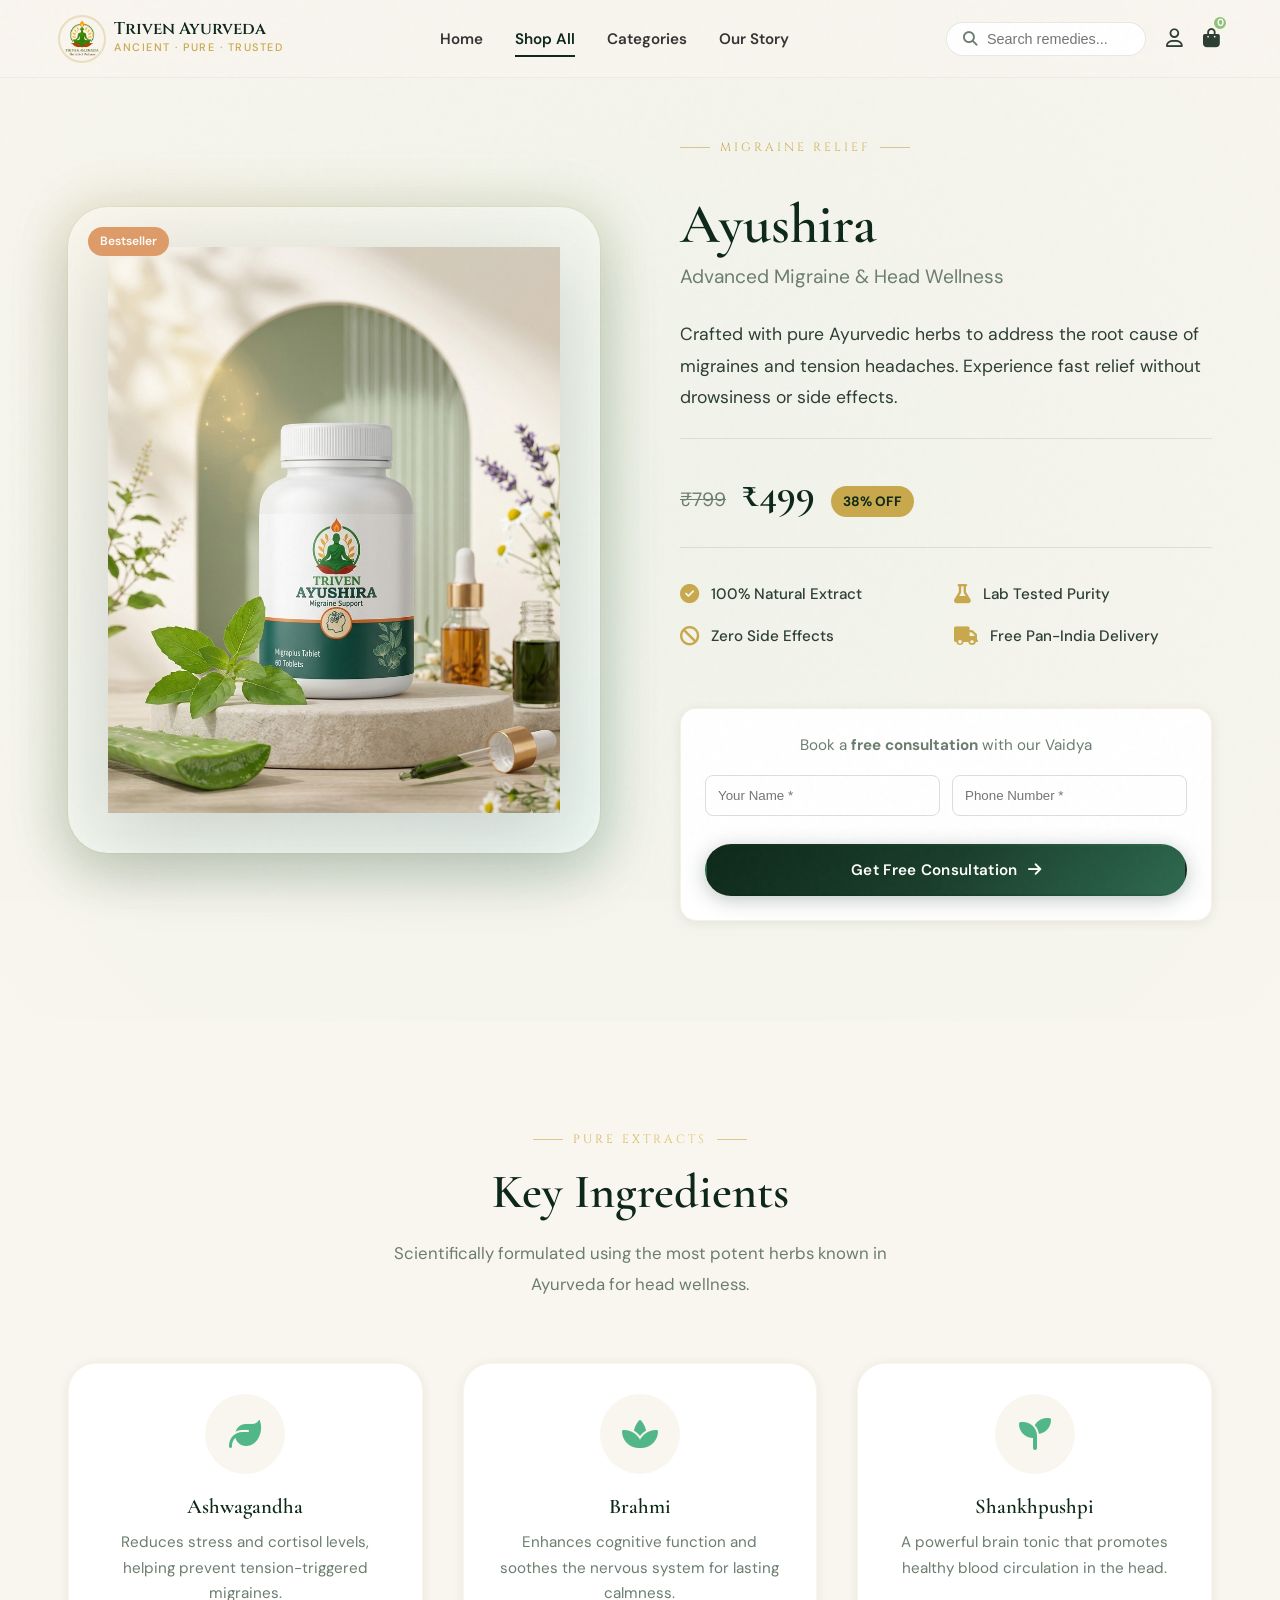
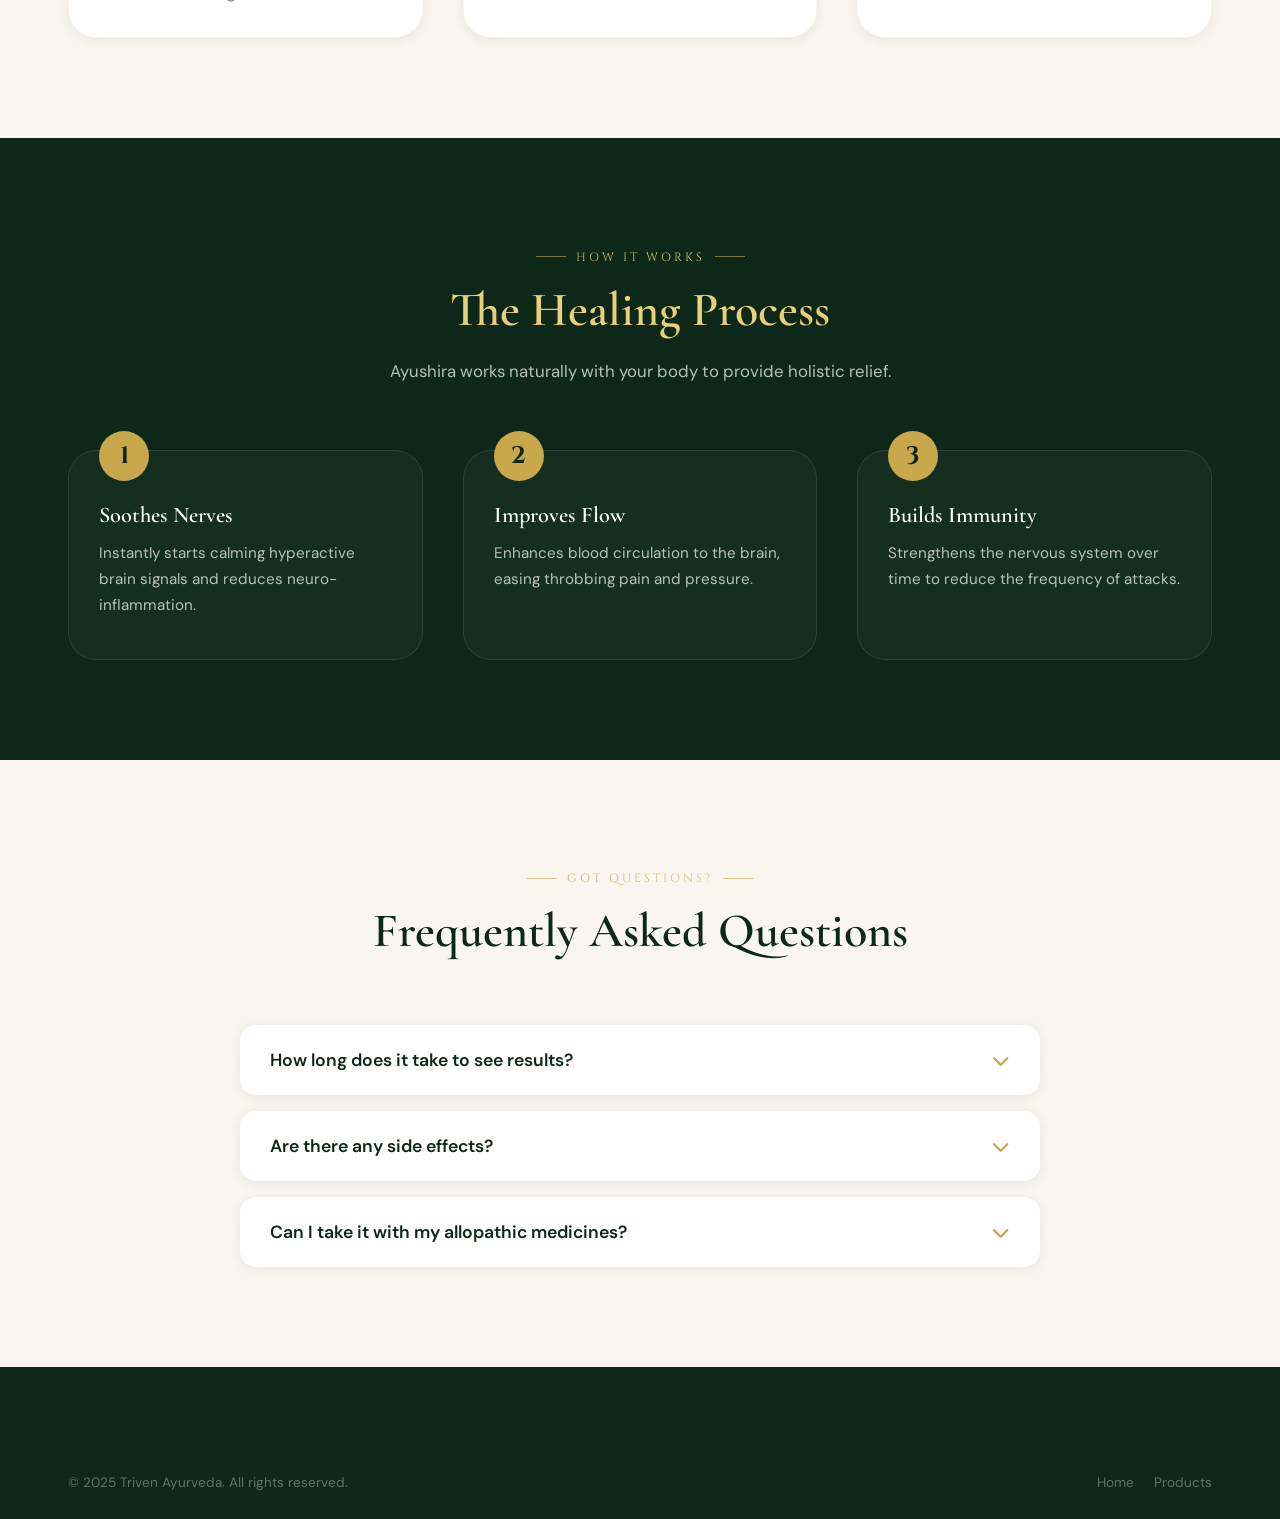
<file: ayushira.html>
<!DOCTYPE html>
<html lang="en">
<head>
  <meta charset="UTF-8" />
  <meta name="viewport" content="width=device-width, initial-scale=1.0" />
  <title>Ayushira — Advanced Migraine Support | Triven Ayurveda</title>
  <meta name="description" content="Ayushira by Triven Ayurveda — Advanced Ayurvedic migraine support formula. 100% natural, lab-tested. ₹499 only." />
  <link rel="stylesheet" href="Triven.css" />
  <link rel="stylesheet" href="premium.css" />
  <link rel="stylesheet" href="https://cdnjs.cloudflare.com/ajax/libs/font-awesome/6.5.0/css/all.min.css" />
</head>
<body>

  <div id="scroll-progress"></div>

  <nav class="navbar" id="navbar">
    <div class="nav-container">
      <a href="index.html" class="logo">
        <img src="assets/Trivenlogo.png" alt="Triven Ayurveda Logo" />
        <div class="logo-text">
          <span class="logo-name">Triven Ayurveda</span>
          <span class="logo-tagline">Ancient · Pure · Trusted</span>
        </div>
      </a>
      <ul class="nav-links" id="navLinks">
        <li><a href="index.html">Home</a></li>
        <li><a href="products.html" class="active">Shop All</a></li>
        <li><a href="categories.html">Categories</a></li>
        <li><a href="about.html">Our Story</a></li>
      </ul>

      <div class="nav-tools">
        <div class="search-bar">
          <i class="fas fa-search"></i>
          <input type="text" placeholder="Search remedies..." />
        </div>
        <a href="#" class="nav-icon" aria-label="Account"><i class="far fa-user"></i></a>
        <a href="#" class="nav-icon cart-icon" aria-label="Cart">
          <i class="fas fa-shopping-bag"></i>
          <span class="cart-count">0</span>
        </a>
      </div>
      <button class="hamburger" id="hamburger" aria-label="Toggle menu">
        <span></span><span></span><span></span>
      </button>
    </div>
  </nav>

  <!-- PREMIUM HERO -->
  <section class="premium-landing">
    <div class="container premium-grid">
      <div class="premium-img-wrap reveal-left">
        <span class="product-badge badge-bestseller" style="position: absolute; top: 20px; left: 20px; z-index: 2;">Bestseller</span>
        <img src="assets/productimg2.png" alt="Ayushira Migraine Support" />
      </div>
      
      <div class="premium-info reveal-right">
        <span class="section-tag">Migraine Relief</span>
        <h1>Ayushira <span>Advanced Migraine & Head Wellness</span></h1>
        <p class="premium-desc">
          Crafted with pure Ayurvedic herbs to address the root cause of migraines and tension headaches. Experience fast relief without drowsiness or side effects.
        </p>
        
        <div class="premium-price-box">
          <span class="premium-old-price">₹799</span>
          <span class="premium-price">₹499</span>
          <span class="premium-discount">38% OFF</span>
        </div>
        
        <ul class="premium-features">
          <li><i class="fas fa-check-circle"></i> 100% Natural Extract</li>
          <li><i class="fas fa-flask"></i> Lab Tested Purity</li>
          <li><i class="fas fa-ban"></i> Zero Side Effects</li>
          <li><i class="fas fa-truck"></i> Free Pan-India Delivery</li>
        </ul>
        
        <div class="product-cta-box" style="margin-top:24px; padding:24px; border-radius:16px; background:var(--white); box-shadow:var(--shadow-sm); border:1px solid rgba(201,168,76,0.15);">
          <p style="text-align:center; margin-bottom:16px; color:var(--text-muted); font-size:0.95rem;">Book a <strong>free consultation</strong> with our Vaidya</p>
          <form class="contact-form" id="contactForm">
            <div style="display:grid; grid-template-columns:1fr 1fr; gap:12px; margin-bottom:12px;">
              <input type="text" id="leadName" placeholder="Your Name *" required style="padding:12px; border-radius:8px; border:1px solid #ddd; width:100%;" />
              <input type="tel" id="leadPhone" placeholder="Phone Number *" required style="padding:12px; border-radius:8px; border:1px solid #ddd; width:100%;" />
            </div>
            <input type="hidden" id="leadProblem" value="Interested in Ayushira" />
            <button type="submit" class="btn btn-primary" style="width:100%; justify-content:center;">
              Get Free Consultation <i class="fas fa-arrow-right"></i>
            </button>
          </form>
        </div>
      </div>
    </div>
  </section>

  <!-- INGREDIENTS SECTION -->
  <section class="premium-ingredients">
    <div class="container">
      <div class="section-header reveal">
        <p class="section-tag">Pure Extracts</p>
        <h2>Key Ingredients</h2>
        <p class="section-sub">Scientifically formulated using the most potent herbs known in Ayurveda for head wellness.</p>
      </div>
      <div class="ingredients-grid">
        <div class="ingredient-card reveal">
          <div class="ingredient-icon"><i class="fas fa-leaf"></i></div>
          <h3>Ashwagandha</h3>
          <p>Reduces stress and cortisol levels, helping prevent tension-triggered migraines.</p>
        </div>
        <div class="ingredient-card reveal">
          <div class="ingredient-icon"><i class="fas fa-spa"></i></div>
          <h3>Brahmi</h3>
          <p>Enhances cognitive function and soothes the nervous system for lasting calmness.</p>
        </div>
        <div class="ingredient-card reveal">
          <div class="ingredient-icon"><i class="fas fa-seedling"></i></div>
          <h3>Shankhpushpi</h3>
          <p>A powerful brain tonic that promotes healthy blood circulation in the head.</p>
        </div>
      </div>
    </div>
  </section>

  <!-- HOW IT WORKS SECTION -->
  <section class="premium-benefits">
    <div class="container">
      <div class="section-header reveal">
        <p class="section-tag">How It Works</p>
        <h2>The Healing Process</h2>
        <p class="section-sub">Ayushira works naturally with your body to provide holistic relief.</p>
      </div>
      <div class="benefits-steps">
        <div class="step-card reveal">
          <h3>Soothes Nerves</h3>
          <p>Instantly starts calming hyperactive brain signals and reduces neuro-inflammation.</p>
        </div>
        <div class="step-card reveal">
          <h3>Improves Flow</h3>
          <p>Enhances blood circulation to the brain, easing throbbing pain and pressure.</p>
        </div>
        <div class="step-card reveal">
          <h3>Builds Immunity</h3>
          <p>Strengthens the nervous system over time to reduce the frequency of attacks.</p>
        </div>
      </div>
    </div>
  </section>

  <!-- FAQ SECTION -->
  <section class="premium-faq">
    <div class="container">
      <div class="section-header reveal">
        <p class="section-tag">Got Questions?</p>
        <h2>Frequently Asked Questions</h2>
      </div>
      <div class="faq-container">
        <div class="faq-item reveal">
          <button class="faq-question" aria-expanded="false" onclick="this.setAttribute('aria-expanded', this.getAttribute('aria-expanded') === 'true' ? 'false' : 'true')">
            How long does it take to see results? <i class="fas fa-chevron-down"></i>
          </button>
          <div class="faq-answer">
            <p>Most of our customers experience noticeable relief in acute pain within 30-45 minutes. For long-term reduction in migraine frequency, we recommend a consistent course of 3 months.</p>
          </div>
        </div>
        <div class="faq-item reveal">
          <button class="faq-question" aria-expanded="false" onclick="this.setAttribute('aria-expanded', this.getAttribute('aria-expanded') === 'true' ? 'false' : 'true')">
            Are there any side effects? <i class="fas fa-chevron-down"></i>
          </button>
          <div class="faq-answer">
            <p>No, Ayushira is made from 100% natural Ayurvedic herbs and is completely free from chemicals or heavy metals. It does not cause drowsiness or acidity.</p>
          </div>
        </div>
        <div class="faq-item reveal">
          <button class="faq-question" aria-expanded="false" onclick="this.setAttribute('aria-expanded', this.getAttribute('aria-expanded') === 'true' ? 'false' : 'true')">
            Can I take it with my allopathic medicines? <i class="fas fa-chevron-down"></i>
          </button>
          <div class="faq-answer">
            <p>Yes, Ayushira is safe to consume alongside allopathic treatments. However, we recommend maintaining a gap of at least 30 minutes between the two.</p>
          </div>
        </div>
      </div>
    </div>
  </section>

  <footer class="footer">
    <div class="footer-bottom container" style="padding:24px 28px;">
      <p>© 2025 Triven Ayurveda. All rights reserved.</p>
      <div class="footer-bottom-links">
        <a href="index.html">Home</a>
        <a href="products.html">Products</a>
      </div>
    </div>
  </footer>


  <script src="Triven.js"></script>
  <script src="auth.js"></script>
</body>
</html>
</file>
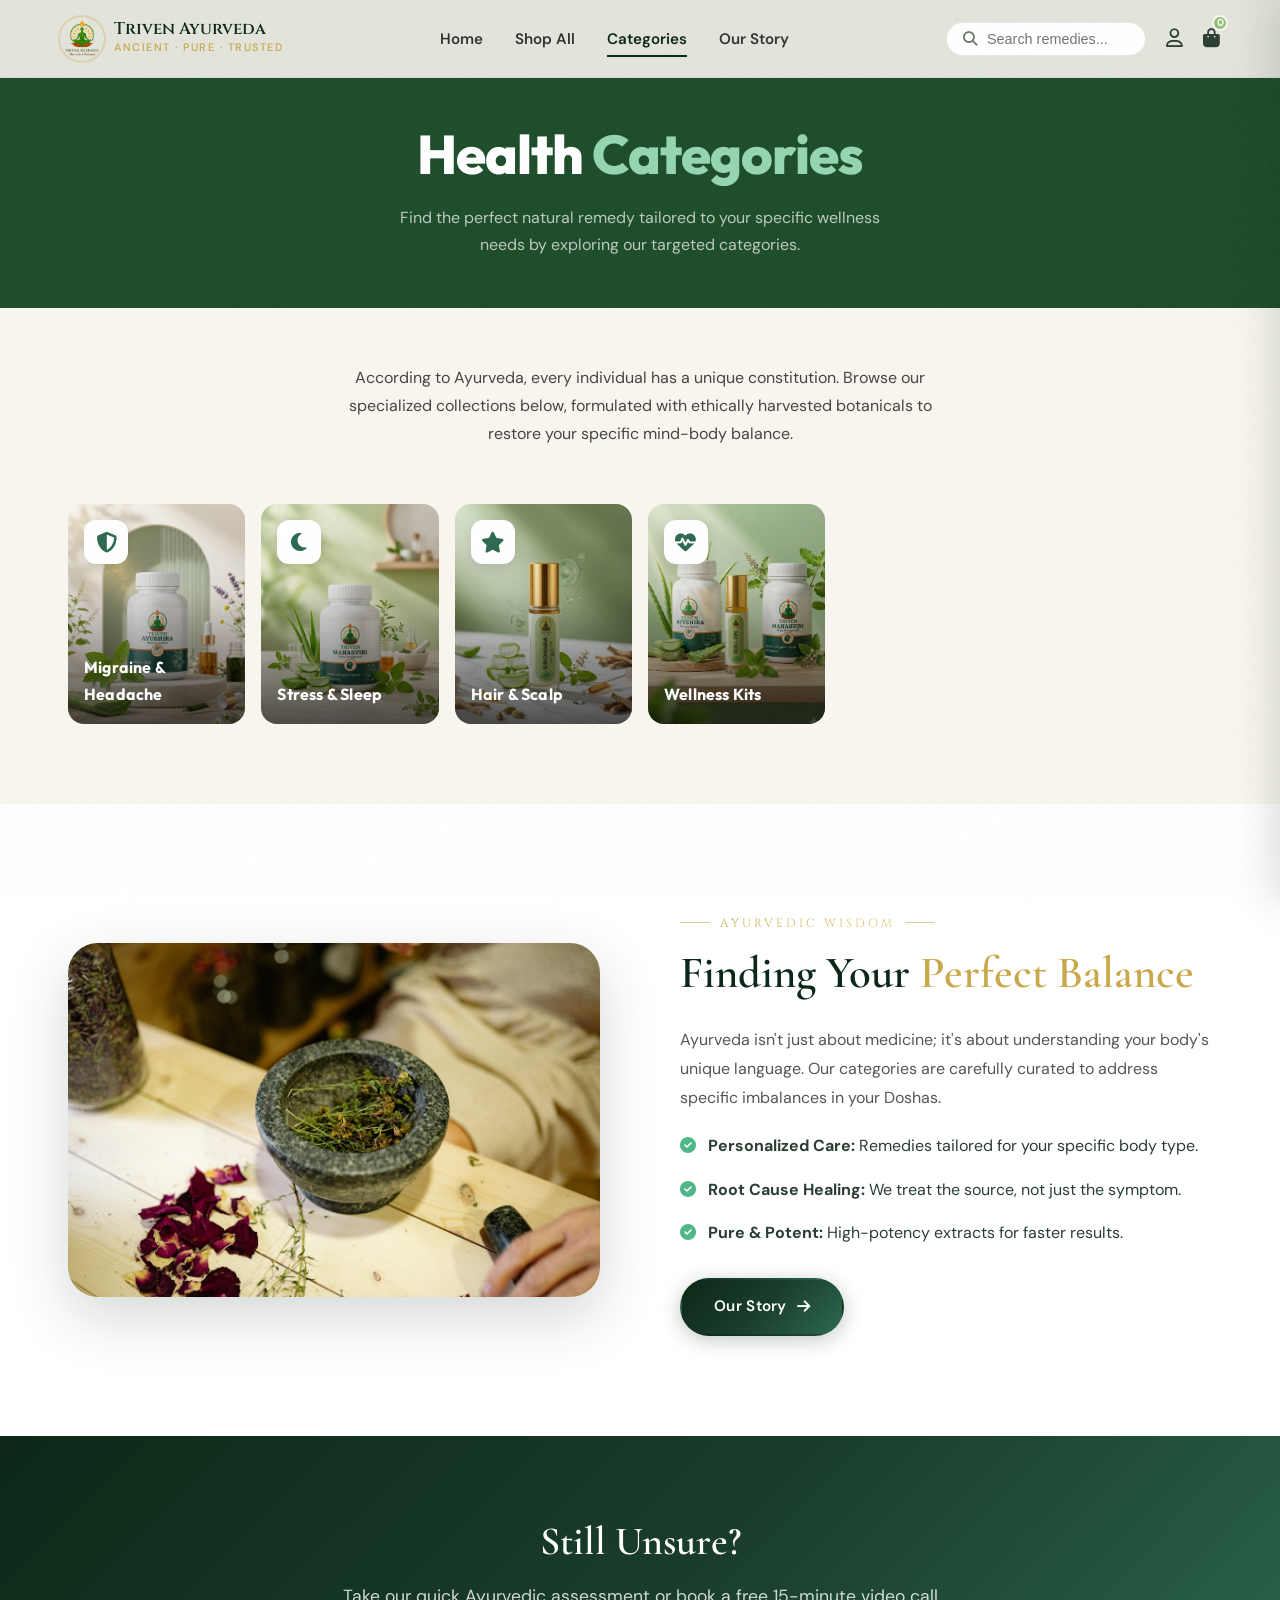
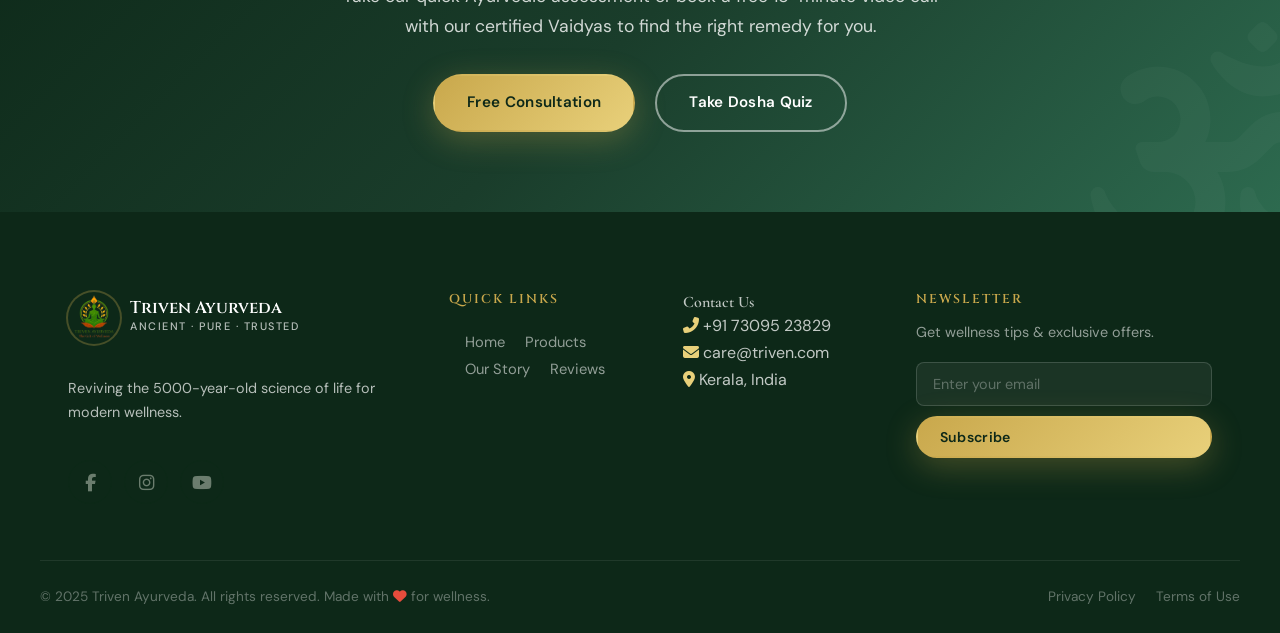
<file: categories.html>
<!DOCTYPE html>
<html lang="en">
<head>
  <meta charset="UTF-8" />
  <meta name="viewport" content="width=device-width, initial-scale=1.0"/>
  <title>Health Categories - Triven Ayurveda</title>
  <meta name="description" content="Shop authentic Ayurvedic remedies by health category — Immunity, Digestion, Skin & Hair, Sleep & Stress, Vitality, Women's Health.">
  <link rel="stylesheet" href="Triven.css" />
  <link rel="stylesheet" href="products.css" />
  <link rel="stylesheet" href="cart.css" />
  <link rel="stylesheet" href="https://cdnjs.cloudflare.com/ajax/libs/font-awesome/6.4.0/css/all.min.css" />
  <style>
    /* ===== CATEGORIES PAGE STYLES ===== */
    .cat-hero {
      background: #1e4d2b;
      min-height: 250px;
      display: flex;
      flex-direction: column;
      justify-content: center;
      padding: 120px 0 50px;
      text-align: center;
    }
    .cat-hero h1 {
      font-family: 'Outfit', sans-serif !important;
      font-size: clamp(2.4rem, 5vw, 3.4rem);
      font-weight: 800;
      letter-spacing: -1px;
      margin-bottom: 16px;
      background: none !important;
      -webkit-text-fill-color: unset !important;
    }
    .cat-hero h1 .white { color: #fff; }
    .cat-hero h1 .green { color: #95d5b2; }
    .cat-hero p {
      color: rgba(255,255,255,0.7);
      font-size: 1rem;
      max-width: 520px;
      margin: 0 auto;
      line-height: 1.7;
    }

    /* Intro text below hero */
    .cat-intro {
      background: var(--cream);
      padding: 56px 0 40px;
      text-align: center;
    }
    .cat-intro p {
      color: #444;
      font-size: 1rem;
      max-width: 620px;
      margin: 0 auto;
      line-height: 1.75;
    }

    /* Image category cards grid */
    .cat-grid {
      background: var(--cream);
      padding: 16px 0 80px;
    }
    .cat-grid .container {
      display: grid;
      grid-template-columns: repeat(6, 1fr);
      gap: 16px;
    }
    .cat-img-card {
      position: relative;
      border-radius: 16px;
      overflow: hidden;
      height: 220px;
      cursor: pointer;
      text-decoration: none;
      display: block;
      transition: transform 0.3s ease, box-shadow 0.3s ease;
    }
    .cat-img-card:hover {
      transform: translateY(-6px);
      box-shadow: 0 20px 40px rgba(0,0,0,0.2);
    }
    .cat-img-card img {
      width: 100%;
      height: 100%;
      object-fit: cover;
      display: block;
      transition: transform 0.5s ease;
    }
    .cat-img-card:hover img {
      transform: scale(1.06);
    }
    /* Dark overlay */
    .cat-img-card::after {
      content: '';
      position: absolute;
      inset: 0;
      background: linear-gradient(to top, rgba(0,0,0,0.65) 0%, rgba(0,0,0,0.1) 60%, transparent 100%);
    }
    /* Category icon + label */
    .cat-card-body {
      position: absolute;
      inset: 0;
      z-index: 2;
      display: flex;
      flex-direction: column;
      justify-content: space-between;
      padding: 16px;
    }
    .cat-card-icon {
      width: 44px;
      height: 44px;
      background: var(--white);
      border-radius: 12px;
      display: flex;
      align-items: center;
      justify-content: center;
      color: var(--forest-light);
      font-size: 1.3rem;
      box-shadow: 0 4px 12px rgba(0,0,0,0.1);
      transition: all 0.3s ease;
    }
    .cat-card-name {
      font-family: 'Outfit', sans-serif;
      font-size: 1rem;
      font-weight: 700;
      color: #fff;
      letter-spacing: 0.2px;
    }

    /* Responsive */
    @media (max-width: 900px) {
      .cat-grid .container { grid-template-columns: repeat(3, 1fr); }
      .split-layout { grid-template-columns: 1fr !important; gap: 40px !important; text-align: center; }
      .guide-text ul { text-align: left; max-width: 400px; margin: 0 auto 32px !important; }
      .cat-hero { min-height: auto; padding: 120px 0 60px; }
      .cat-hero h1 { font-size: 2.5rem; }
    }
    @media (max-width: 600px) {
      .cat-grid .container { grid-template-columns: repeat(2, 1fr); gap: 12px; }
      .cat-img-card { height: 160px; }
      .cat-card-body { padding: 12px; }
      .cat-card-name { font-size: 0.9rem; }
    }
    @media (max-width: 400px) {
      .cat-grid .container { grid-template-columns: 1fr; }
      .cat-img-card { height: 200px; }
    }
  </style>
</head>
<body>
  <!-- LOADER -->
  <div class="loader" id="page-loader">
    <div class="loader-logo"><img src="assets/Trivenlogo.png" alt="Loading" /></div>
    <span class="loader-brand">Triven Ayurveda</span>
    <div class="loader-bar-wrap"><div class="loader-bar"></div></div>
  </div>
  <div id="scroll-progress"></div>

  <!-- NAVBAR -->
  <nav class="navbar" id="navbar">
    <div class="nav-container">
      <a href="index.html" class="logo">
        <img src="assets/Trivenlogo.png" alt="Triven Ayurveda Logo" />
        <div class="logo-text">
          <span class="logo-name">Triven Ayurveda</span>
          <span class="logo-tagline">Ancient · Pure · Trusted</span>
        </div>
      </a>
      <ul class="nav-links" id="navLinks">
        <li><a href="index.html">Home</a></li>
        <li><a href="products.html">Shop All</a></li>
        <li><a href="categories.html" class="active">Categories</a></li>
        <li><a href="about.html">Our Story</a></li>
      </ul>
      <div class="nav-tools">
        <div class="search-bar">
          <i class="fas fa-search"></i>
          <input type="text" placeholder="Search remedies..." />
        </div>
        <a href="#" class="nav-icon" aria-label="Account"><i class="far fa-user"></i></a>
        <a href="#" class="nav-icon cart-icon" aria-label="Cart">
          <i class="fas fa-shopping-bag"></i>
          <span class="cart-count">0</span>
        </a>
      </div>
      <button class="hamburger" id="hamburger" aria-label="Toggle menu">
        <span></span><span></span><span></span>
      </button>
    </div>
  </nav>

  <!-- HERO -->
  <section class="cat-hero">
    <div class="container">
      <h1><span class="white">Health</span> <span class="green">Categories</span></h1>
      <p>Find the perfect natural remedy tailored to your specific wellness needs by exploring our targeted categories.</p>
    </div>
  </section>

  <!-- INTRO TEXT -->
  <div class="cat-intro">
    <div class="container">
      <p>According to Ayurveda, every individual has a unique constitution. Browse our specialized collections below, formulated with ethically harvested botanicals to restore your specific mind-body balance.</p>
    </div>
  </div>

  <!-- CATEGORY IMAGE CARDS -->
  <div class="cat-grid">
    <div class="container" id="catGrid">
      <!-- Populated dynamically -->
    </div>
  </div>

  <script src="config.js"></script>
  <script>
    const FALLBACK_IMAGES = [
      'assets/productimg2.png', 'assets/productimgimg4.png', 'assets/productimg5.png',
      'assets/productimg3.png', 'assets/Productimg1.png', 'assets/homepage2.png'
    ];
    const FALLBACK_ICONS = [
      'fa-shield-alt', 'fa-utensils', 'fa-star', 'fa-moon', 'fa-heartbeat', 'fa-venus'
    ];

    async function loadCategories() {
      const grid = document.getElementById('catGrid');
      try {
        const res = await fetch(`${ENV.PRODUCTS_API}/categories`);
        const data = await res.json();
        const cats = res.ok && Array.isArray(data.data) ? data.data.filter(c => c.isActive) : [];

        if (cats.length === 0) throw new Error('empty');

        grid.innerHTML = cats.map((cat, i) => {
          const img = cat.image?.url
            ? (cat.image.url.startsWith('http') ? cat.image.url : `${ENV.PRODUCTS_API.replace('/api/v1','')}${cat.image.url}`)
            : FALLBACK_IMAGES[i % FALLBACK_IMAGES.length];
          const icon = FALLBACK_ICONS[i % FALLBACK_ICONS.length];
          return `
            <a href="products.html?filter=${cat.slug}#products" class="cat-img-card">
              <img src="${img}" alt="${cat.name}" />
              <div class="cat-card-body">
                <div class="cat-card-icon"><i class="fas ${icon}"></i></div>
                <span class="cat-card-name">${cat.name}</span>
              </div>
            </a>`;
        }).join('');
      } catch {
        // Fallback to static cards if API unavailable
        grid.innerHTML = `
          <a href="products.html?filter=migraine#products" class="cat-img-card">
            <img src="assets/productimg2.png" alt="Migraine & Headache" />
            <div class="cat-card-body"><div class="cat-card-icon"><i class="fas fa-shield-alt"></i></div><span class="cat-card-name">Migraine &amp; Headache</span></div>
          </a>
          <a href="products.html?filter=stress#products" class="cat-img-card">
            <img src="assets/productimgimg4.png" alt="Stress & Sleep" />
            <div class="cat-card-body"><div class="cat-card-icon"><i class="fas fa-moon"></i></div><span class="cat-card-name">Stress &amp; Sleep</span></div>
          </a>
          <a href="products.html?filter=hair#products" class="cat-img-card">
            <img src="assets/productimg5.png" alt="Hair & Scalp" />
            <div class="cat-card-body"><div class="cat-card-icon"><i class="fas fa-star"></i></div><span class="cat-card-name">Hair &amp; Scalp</span></div>
          </a>
          <a href="products.html?filter=kit#products" class="cat-img-card">
            <img src="assets/productimg3.png" alt="Wellness Kits" />
            <div class="cat-card-body"><div class="cat-card-icon"><i class="fas fa-heartbeat"></i></div><span class="cat-card-name">Wellness Kits</span></div>
          </a>`;
      }
    }
    loadCategories();
  </script>

  <!-- BALANCE GUIDE SECTION -->
  <section class="balance-guide" style="padding: 100px 0; background: #fff;">
    <div class="container">
      <div class="split-layout" style="display: grid; grid-template-columns: 1fr 1fr; gap: 80px; align-items: center;">
        <div class="guide-image reveal-left">
          <img src="assets/Categories.png" alt="Ayurvedic Rituals" style="width: 100%; border-radius: 30px; box-shadow: var(--shadow-lg);" />
        </div>
        <div class="guide-text reveal-right">
          <p class="section-tag">Ayurvedic Wisdom</p>
          <h2 style="font-size: 2.8rem; color: var(--forest); margin-bottom: 24px;">Finding Your <span style="color: var(--gold);">Perfect Balance</span></h2>
          <p style="margin-bottom: 20px; color: #555; line-height: 1.8;">Ayurveda isn't just about medicine; it's about understanding your body's unique language. Our categories are carefully curated to address specific imbalances in your Doshas.</p>
          <ul style="list-style: none; margin-bottom: 32px;">
            <li style="display: flex; gap: 12px; margin-bottom: 16px; align-items: flex-start;">
              <i class="fas fa-check-circle" style="color: var(--sage); margin-top: 5px;"></i>
              <span><strong>Personalized Care:</strong> Remedies tailored for your specific body type.</span>
            </li>
            <li style="display: flex; gap: 12px; margin-bottom: 16px; align-items: flex-start;">
              <i class="fas fa-check-circle" style="color: var(--sage); margin-top: 5px;"></i>
              <span><strong>Root Cause Healing:</strong> We treat the source, not just the symptom.</span>
            </li>
            <li style="display: flex; gap: 12px; margin-bottom: 16px; align-items: flex-start;">
              <i class="fas fa-check-circle" style="color: var(--sage); margin-top: 5px;"></i>
              <span><strong>Pure & Potent:</strong> High-potency extracts for faster results.</span>
            </li>
          </ul>
          <a href="about.html" class="btn btn-primary">Our Story <i class="fas fa-arrow-right"></i></a>
        </div>
      </div>
    </div>
  </section>

  <!-- CONSULTATION CTA -->
  <section class="consult-banner" style="padding: 80px 0; background: var(--grad-forest); color: #fff; text-align: center; position: relative; overflow: hidden;">
    <div class="container" style="position: relative; z-index: 2;">
      <h2 style="font-size: 2.5rem; color: #fff; margin-bottom: 16px;">Still Unsure?</h2>
      <p style="max-width: 600px; margin: 0 auto 32px; color: rgba(255,255,255,0.8); font-size: 1.1rem;">Take our quick Ayurvedic assessment or book a free 15-minute video call with our certified Vaidyas to find the right remedy for you.</p>
      <div style="display: flex; gap: 20px; justify-content: center; flex-wrap: wrap;">
        <a href="#" class="btn btn-gold">Free Consultation</a>
        <a href="#" class="btn btn-outline-light">Take Dosha Quiz</a>
      </div>
    </div>
    <i class="fas fa-om" style="position: absolute; right: -50px; bottom: -50px; font-size: 15rem; color: rgba(255,255,255,0.03);"></i>
  </section>

  <!-- FOOTER -->
  <footer class="footer">
    <div class="container footer-grid">
      <div class="footer-brand">
        <div class="logo">
          <img src="assets/Trivenlogo.png" alt="Triven Ayurveda" />
          <div class="logo-text">
            <span class="logo-name" style="color:var(--white);">Triven Ayurveda</span>
            <span class="logo-tagline" style="color:rgba(255,255,255,0.7);">Ancient · Pure · Trusted</span>
          </div>
        </div>
        <p style="color:rgba(255,255,255,0.7);margin-top:16px;font-size:0.9rem;">Reviving the 5000-year-old science of life for modern wellness.</p>
        <div class="social-links" style="margin-top:20px;">
          <a href="#"><i class="fab fa-facebook-f"></i></a>
          <a href="#"><i class="fab fa-instagram"></i></a>
          <a href="#"><i class="fab fa-youtube"></i></a>
        </div>
      </div>
      <div class="footer-links">
        <h4>Quick Links</h4>
        <a href="index.html">Home</a>
        <a href="products.html">Products</a>
        <a href="about.html">Our Story</a>
        <a href="testimonials.html">Reviews</a>
      </div>
      <div class="footer-contact">
        <h4>Contact Us</h4>
        <p><i class="fas fa-phone-alt" style="color:var(--gold-light);"></i> +91 73095 23829</p>
        <p><i class="fas fa-envelope" style="color:var(--gold-light);"></i> care@triven.com</p>
        <p><i class="fas fa-map-marker-alt" style="color:var(--gold-light);"></i> Kerala, India</p>
      </div>
      <div class="footer-newsletter">
        <h4>Newsletter</h4>
        <p>Get wellness tips &amp; exclusive offers.</p>
        <div class="newsletter-form">
          <input type="email" placeholder="Enter your email" />
          <button class="btn btn-gold btn-sm">Subscribe</button>
        </div>
      </div>
    </div>
    <div class="footer-bottom container">
      <p>© 2025 Triven Ayurveda. All rights reserved. Made with <i class="fas fa-heart"></i> for wellness.</p>
      <div class="footer-bottom-links">
        <a href="#">Privacy Policy</a>
        <a href="#">Terms of Use</a>
      </div>
    </div>
  </footer>

  <a href="#" class="back-to-top" id="backToTop"><i class="fas fa-arrow-up"></i></a>


  <!-- Cart Drawer HTML -->
  <div class="cart-drawer-overlay" id="cartDrawerOverlay"></div>
  <aside class="cart-drawer" id="cartDrawer" aria-label="Shopping Cart">
    <div class="cart-drawer-header">
      <div style="display: flex; align-items: center; gap: 12px;">
        <button id="orderHistoryBtn" class="cart-history-btn" title="View Order History" style="padding: 6px; font-size: 1.3rem;"><i class="fas fa-list-alt"></i></button>
        <h3 style="margin: 0;"><i class="fas fa-shopping-bag"></i> Your Cart</h3>
      </div>
      <button id="cartDrawerClose" aria-label="Close cart">✕</button>
    </div>
    <div id="cartDrawerList"></div>
    <div id="cartDrawerHistory" style="display: none;">
      <div class="history-panel-header">
        <h4><i class="fas fa-receipt"></i> My Orders</h4>
        <p>Track and manage your recent orders</p>
        <button id="close-user-history-drawer" class="history-back-btn"><i class="fas fa-arrow-left"></i> Back to Cart</button>
      </div>
      <div class="history-scroll-area">
        <div id="history-loading-msg"><i class="fas fa-spinner fa-spin" style="margin-right:8px;"></i>Loading orders...</div>
        <div id="history-empty-msg" style="display:none;">You haven't placed any orders yet.</div>
        <div id="user-history-body"></div>
      </div>
    </div>
    <div class="cart-drawer-footer" id="cartDrawerFooter">
      <div class="cart-drawer-total">
        <span>Total</span>
        <span id="cartDrawerTotal">₹0</span>
      </div>
      <button class="cart-checkout-btn" type="button"><i class="fas fa-lock"></i> Proceed to Checkout</button>
    </div>
  </aside>

  <script src="Triven.js"></script>
  <script src="auth.js"></script>
  <script src="https://checkout.razorpay.com/v1/checkout.js"></script>
  <script src="cart.js"></script>
  <script>
    if (document.getElementById('page-loader')) document.getElementById('page-loader').classList.add('hide');
    const callBarDoc = document.querySelector('.call-bar-doctor');
    const doctors = ['assets/Doctor1.png', 'assets/Doctor2.png'];
    let idx = 0;
    setInterval(() => {
      if (!callBarDoc) return;
      idx = (idx + 1) % doctors.length;
      callBarDoc.style.opacity = '0';
      setTimeout(() => { callBarDoc.src = doctors[idx]; callBarDoc.style.opacity = '1'; }, 400);
    }, 3000);
  </script>
</body>
</html>
</file>
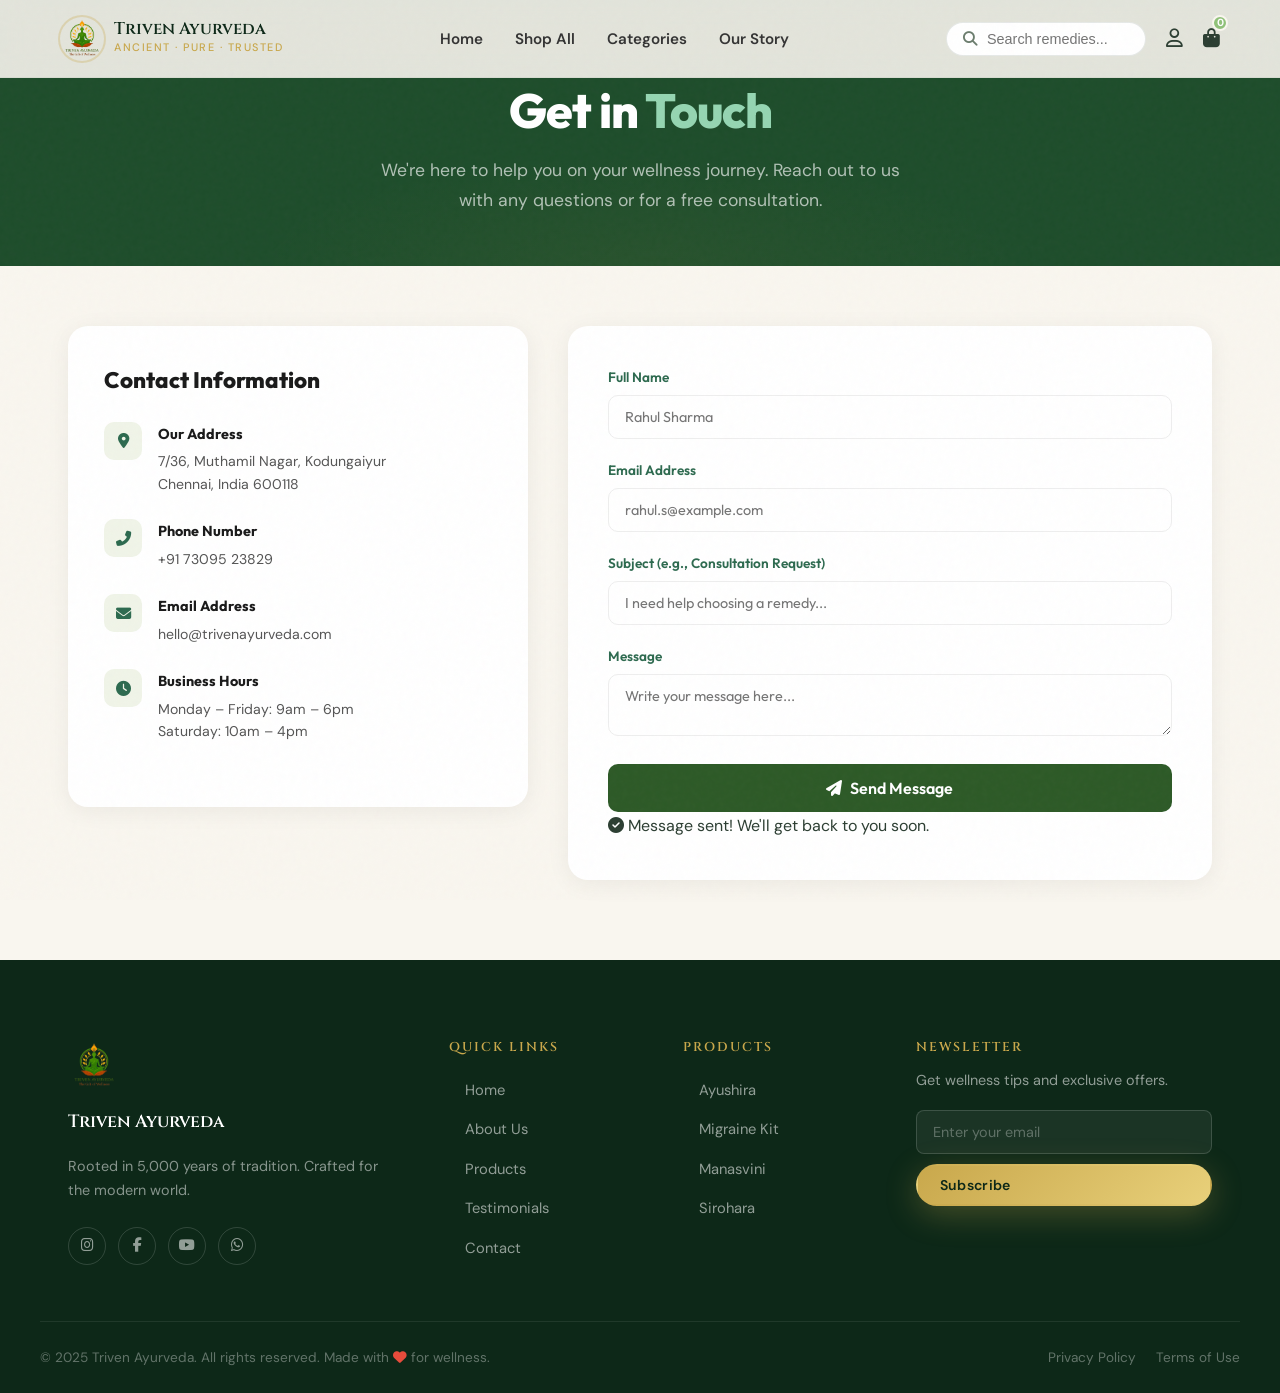
<file: contact.html>
<!DOCTYPE html>
<html lang="en">
<head>
  <meta charset="UTF-8" />
  <meta name="viewport" content="width=device-width, initial-scale=1.0" />
  <title>Contact Us — Triven Ayurveda</title>
  <meta name="description" content="Get in touch with Triven Ayurveda for free Ayurvedic consultation, product queries, or wellness guidance." />
  <link rel="stylesheet" href="Triven.css" />
  <link rel="stylesheet" href="contact.css" />
  <link rel="stylesheet" href="https://cdnjs.cloudflare.com/ajax/libs/font-awesome/6.5.0/css/all.min.css" />
</head>
<body>
  <div id="scroll-progress"></div>

  <!-- NAVBAR -->
  <nav class="navbar" id="navbar">
    <div class="nav-container">
      <a href="index.html" class="logo">
        <img src="assets/Trivenlogo.png" alt="Triven Ayurveda Logo" />
        <div class="logo-text">
          <span class="logo-name">Triven Ayurveda</span>
          <span class="logo-tagline">Ancient · Pure · Trusted</span>
        </div>
      </a>
      <ul class="nav-links" id="navLinks">
        <li><a href="index.html">Home</a></li>
        <li><a href="products.html">Shop All</a></li>
        <li><a href="categories.html">Categories</a></li>
        <li><a href="about.html">Our Story</a></li>
      </ul>
      <div class="nav-tools">
        <div class="search-bar">
          <i class="fas fa-search"></i>
          <input type="text" placeholder="Search remedies..." />
        </div>
        <a href="#" class="nav-icon" aria-label="Account"><i class="far fa-user"></i></a>
        <a href="#" class="nav-icon cart-icon" aria-label="Cart">
          <i class="fas fa-shopping-bag"></i>
          <span class="cart-count">0</span>
        </a>
      </div>
      <button class="hamburger" id="hamburger" aria-label="Toggle menu">
        <span></span><span></span><span></span>
      </button>
    </div>
  </nav>

  <!-- HERO -->
  <section class="contact-hero">
    <div class="container">
      <h1><span class="white">Get in</span> <span class="green">Touch</span></h1>
      <p>We're here to help you on your wellness journey. Reach out to us with any questions or for a free consultation.</p>
    </div>
  </section>

  <!-- CONTACT BODY -->
  <section class="contact-body">
    <div class="container contact-grid">

      <!-- LEFT INFO PANEL -->
      <div class="contact-info-panel">
        <h2>Contact Information</h2>

        <div class="contact-info-item">
          <div class="contact-info-icon"><i class="fas fa-map-marker-alt"></i></div>
          <div class="contact-info-text">
            <strong>Our Address</strong>
            <span>7/36, Muthamil Nagar, Kodungaiyur</span>
            <span>Chennai, India 600118</span>
          </div>
        </div>

        <div class="contact-info-item">
          <div class="contact-info-icon"><i class="fas fa-phone-alt"></i></div>
          <div class="contact-info-text">
            <strong>Phone Number</strong>
            <a href="tel:+917309523829">+91 73095 23829</a>
          </div>
        </div>

        <div class="contact-info-item">
          <div class="contact-info-icon"><i class="fas fa-envelope"></i></div>
          <div class="contact-info-text">
            <strong>Email Address</strong>
            <a href="mailto:hello@trivenayurveda.com">hello@trivenayurveda.com</a>
          </div>
        </div>

        <div class="contact-info-item">
          <div class="contact-info-icon"><i class="fas fa-clock"></i></div>
          <div class="contact-info-text">
            <strong>Business Hours</strong>
            <span>Monday – Friday: 9am – 6pm</span>
            <span>Saturday: 10am – 4pm</span>
          </div>
        </div>
      </div>

      <!-- RIGHT FORM PANEL -->
      <div class="contact-form-panel">
        <form id="contactForm">
          <div class="form-field">
            <label for="fullName">Full Name</label>
            <input type="text" id="fullName" placeholder="Rahul Sharma" required />
          </div>
          <div class="form-field">
            <label for="emailAddr">Email Address</label>
            <input type="email" id="emailAddr" placeholder="rahul.s@example.com" required />
          </div>
          <div class="form-field">
            <label for="subject">Subject (e.g., Consultation Request)</label>
            <input type="text" id="subject" placeholder="I need help choosing a remedy..." />
          </div>
          <div class="form-field">
            <label for="message">Message</label>
            <textarea id="message" placeholder="Write your message here..." required></textarea>
          </div>
          <button type="submit" class="btn-send">
            <i class="fas fa-paper-plane"></i> Send Message
          </button>
          <p class="form-success-msg" id="formSuccess">
            <i class="fas fa-check-circle"></i> Message sent! We'll get back to you soon.
          </p>
        </form>
      </div>

    </div>
  </section>

  <!-- FOOTER -->
  <footer class="footer">
    <div class="container footer-grid">
      <div class="footer-brand">
        <img src="assets/Trivenlogo.png" alt="Triven Ayurveda" />
        <span class="footer-brand-name">Triven Ayurveda</span>
        <p>Rooted in 5,000 years of tradition. Crafted for the modern world.</p>
        <div class="footer-social">
          <a href="#" aria-label="Instagram"><i class="fab fa-instagram"></i></a>
          <a href="#" aria-label="Facebook"><i class="fab fa-facebook-f"></i></a>
          <a href="#" aria-label="YouTube"><i class="fab fa-youtube"></i></a>
          <a href="#" aria-label="WhatsApp"><i class="fab fa-whatsapp"></i></a>
        </div>
      </div>
      <div class="footer-links-row">
        <div class="footer-links">
          <h4>Quick Links</h4>
          <ul>
            <li><a href="index.html">Home</a></li>
            <li><a href="about.html">About Us</a></li>
            <li><a href="products.html">Products</a></li>
            <li><a href="testimonials.html">Testimonials</a></li>
            <li><a href="contact.html">Contact</a></li>
          </ul>
        </div>
        <div class="footer-links">
          <h4>Products</h4>
          <ul>
            <li><a href="products.html">Ayushira</a></li>
            <li><a href="products.html">Migraine Kit</a></li>
            <li><a href="products.html">Manasvini</a></li>
            <li><a href="products.html">Sirohara</a></li>
          </ul>
        </div>
      </div>
      <div class="footer-newsletter">
        <h4>Newsletter</h4>
        <p>Get wellness tips and exclusive offers.</p>
        <div class="newsletter-form">
          <input type="email" placeholder="Enter your email" />
          <button class="btn btn-gold btn-sm">Subscribe</button>
        </div>
      </div>
    </div>
    <div class="footer-bottom container">
      <p>© 2025 Triven Ayurveda. All rights reserved. Made with <i class="fas fa-heart"></i> for wellness.</p>
      <div class="footer-bottom-links">
        <a href="#">Privacy Policy</a>
        <a href="#">Terms of Use</a>
      </div>
    </div>
  </footer>

  <a href="#" class="back-to-top" id="backToTop"><i class="fas fa-arrow-up"></i></a>

  <script src="config.js"></script>
  <script src="Triven.js"></script>
  <script src="auth.js"></script>
  <script>
    document.getElementById('contactForm').addEventListener('submit', function(e) {
      e.preventDefault();
      document.getElementById('formSuccess').style.display = 'block';
      this.reset();
    });
  </script>
</body>
</html>
</file>
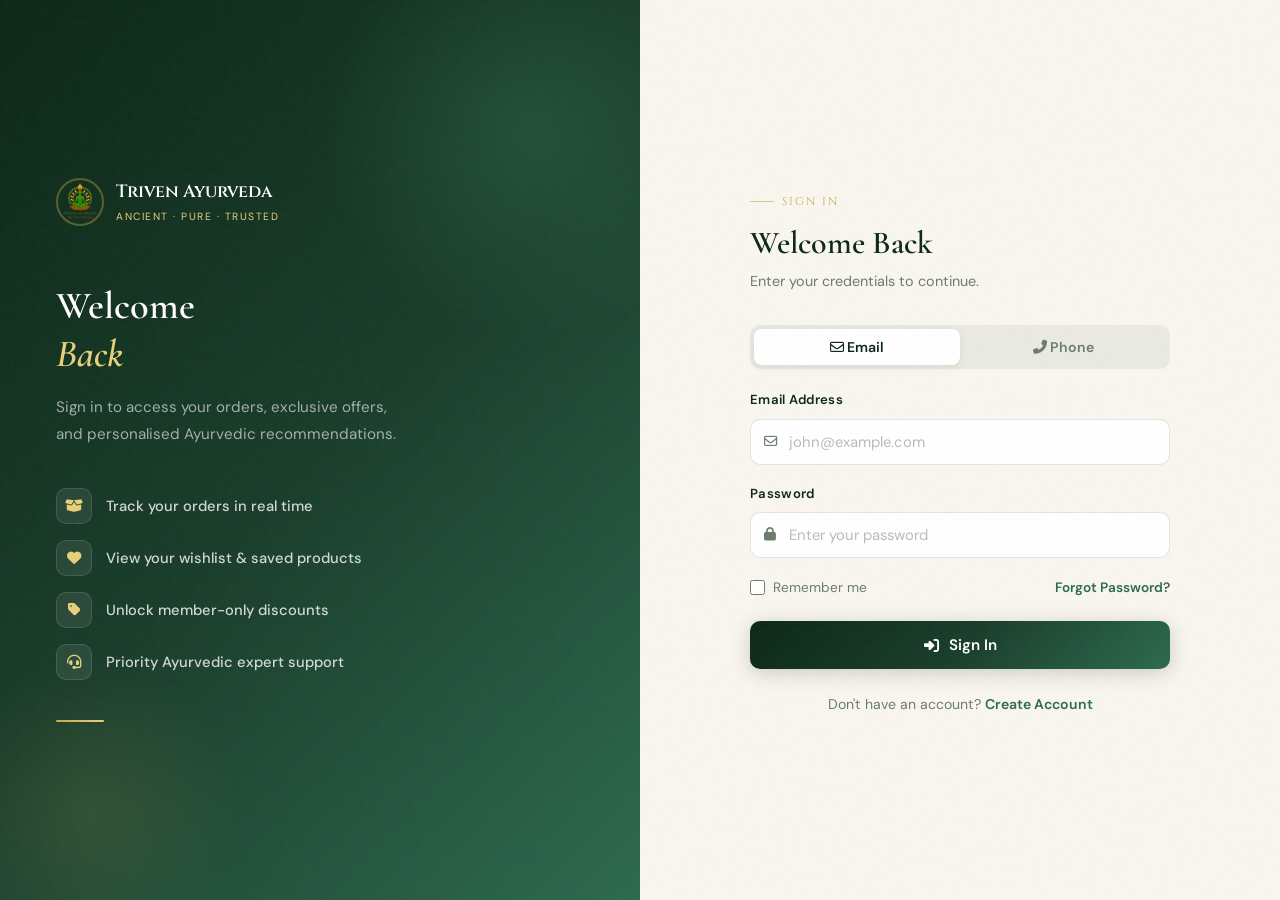
<file: login.html>
<!DOCTYPE html>
<html lang="en">
<head>
  <meta charset="UTF-8" />
  <meta name="viewport" content="width=device-width, initial-scale=1.0" />
  <title>Sign In — Triven Ayurveda</title>
  <link rel="stylesheet" href="Triven.css" />
  <link rel="stylesheet" href="https://cdnjs.cloudflare.com/ajax/libs/font-awesome/6.5.0/css/all.min.css" />
  <style>
    body { background: var(--cream); overflow-x: hidden; }

    .login-page {
      min-height: 100vh;
      display: grid;
      grid-template-columns: 1fr 1fr;
    }

    /* ── LEFT PANEL ── */
    .login-left {
      background: var(--grad-forest);
      position: relative;
      display: flex;
      flex-direction: column;
      justify-content: center;
      align-items: flex-start;
      padding: 60px 56px;
      overflow: hidden;
    }
    .login-left::before {
      content: '';
      position: absolute;
      width: 420px; height: 420px;
      border-radius: 50%;
      background: radial-gradient(circle, rgba(82,183,136,0.18) 0%, transparent 70%);
      top: -80px; right: -100px;
      pointer-events: none;
    }
    .login-left::after {
      content: '';
      position: absolute;
      width: 300px; height: 300px;
      border-radius: 50%;
      background: radial-gradient(circle, rgba(201,168,76,0.12) 0%, transparent 70%);
      bottom: -60px; left: -60px;
      pointer-events: none;
    }
    .login-left-inner { position: relative; z-index: 1; }

    .login-logo {
      display: flex;
      align-items: center;
      gap: 12px;
      margin-bottom: 56px;
      text-decoration: none;
    }
    .login-logo img {
      width: 48px; height: 48px;
      border-radius: 50%;
      border: 2px solid rgba(201,168,76,0.4);
    }
    .login-logo-name {
      font-family: 'Cinzel', serif;
      font-size: 1.1rem;
      color: var(--white);
      font-weight: 600;
    }
    .login-logo-tag {
      font-size: 0.65rem;
      color: var(--gold-light);
      letter-spacing: 1.5px;
      text-transform: uppercase;
      display: block;
    }

    .login-left h1 {
      font-family: 'Cormorant Garamond', serif;
      font-size: clamp(2rem, 3vw, 2.8rem);
      color: var(--white);
      line-height: 1.25;
      margin-bottom: 16px;
    }
    .login-left h1 em {
      font-style: italic;
      color: var(--gold-light);
      background: none;
      -webkit-text-fill-color: var(--gold-light);
    }
    .login-left p {
      color: rgba(255,255,255,0.6);
      font-size: 0.95rem;
      line-height: 1.8;
      max-width: 340px;
      margin-bottom: 40px;
    }

    .login-perks { list-style: none; display: flex; flex-direction: column; gap: 16px; }
    .login-perks li {
      display: flex;
      align-items: center;
      gap: 14px;
      color: rgba(255,255,255,0.8);
      font-size: 0.92rem;
      font-weight: 500;
    }
    .login-perks li .perk-icon {
      width: 36px; height: 36px;
      background: rgba(255,255,255,0.08);
      border: 1px solid rgba(255,255,255,0.12);
      border-radius: 10px;
      display: flex; align-items: center; justify-content: center;
      color: var(--gold-light);
      font-size: 0.9rem;
      flex-shrink: 0;
    }

    .login-divider {
      width: 48px; height: 2px;
      background: var(--grad-gold);
      border-radius: 2px;
      margin: 40px 0 0;
    }

    /* ── RIGHT PANEL ── */
    .login-right {
      display: flex;
      align-items: center;
      justify-content: center;
      padding: 60px 48px;
      background: var(--cream);
    }
    .login-form-wrap { width: 100%; max-width: 420px; }

    .login-form-header { margin-bottom: 32px; }
    .login-form-header .step-tag {
      display: inline-flex;
      align-items: center;
      gap: 8px;
      font-family: 'Cinzel', serif;
      font-size: 0.7rem;
      letter-spacing: 2px;
      text-transform: uppercase;
      color: var(--gold);
      margin-bottom: 12px;
    }
    .login-form-header .step-tag::before {
      content: '';
      display: block;
      width: 24px; height: 1px;
      background: var(--gold);
      opacity: 0.6;
    }
    .login-form-header h2 {
      font-family: 'Cormorant Garamond', serif;
      font-size: 2rem;
      color: var(--forest);
      margin-bottom: 6px;
    }
    .login-form-header p { color: var(--text-muted); font-size: 0.9rem; }

    .alert {
      padding: 12px 16px;
      border-radius: 10px;
      margin-bottom: 20px;
      font-size: 0.88rem;
      display: none;
      gap: 10px;
    }
    .alert-error  { background: #fee2e2; color: #b91c1c; border: 1px solid #f87171; }
    .alert-success{ background: #dcfce7; color: #15803d; border: 1px solid #4ade80; }

    .field { margin-bottom: 18px; }
    .field label {
      display: block;
      font-size: 0.82rem;
      font-weight: 600;
      color: var(--forest);
      margin-bottom: 7px;
      letter-spacing: 0.3px;
    }
    .input-wrap { position: relative; }
    .input-wrap i {
      position: absolute;
      left: 14px; top: 50%;
      transform: translateY(-50%);
      color: var(--text-muted);
      font-size: 0.85rem;
      pointer-events: none;
    }
    .input-wrap input {
      width: 100%;
      padding: 12px 14px 12px 38px;
      border: 1.5px solid rgba(13,40,24,0.12);
      border-radius: 10px;
      font-family: 'DM Sans', sans-serif;
      font-size: 0.93rem;
      color: var(--text);
      background: var(--white);
      outline: none;
      transition: all 0.25s;
      box-sizing: border-box;
    }
    .input-wrap input:focus {
      border-color: var(--forest-light);
      box-shadow: 0 0 0 3px rgba(45,106,79,0.08);
    }
    .input-wrap input::placeholder { color: #bbb; }

    .form-options {
      display: flex;
      justify-content: space-between;
      align-items: center;
      margin-bottom: 22px;
      font-size: 0.85rem;
    }
    .remember-label {
      display: flex;
      align-items: center;
      gap: 8px;
      color: var(--text-muted);
      cursor: pointer;
    }
    .remember-label input[type="checkbox"] {
      accent-color: var(--forest);
      width: 15px; height: 15px;
    }
    .forgot-link {
      color: var(--forest-light);
      font-weight: 600;
      text-decoration: none;
      font-size: 0.85rem;
    }
    .forgot-link:hover { text-decoration: underline; }

    .login-btn {
      width: 100%;
      padding: 14px;
      background: var(--grad-forest);
      color: var(--white);
      border: none;
      border-radius: 10px;
      font-family: 'DM Sans', sans-serif;
      font-size: 0.95rem;
      font-weight: 600;
      cursor: pointer;
      transition: all 0.3s var(--ease);
      display: flex;
      align-items: center;
      justify-content: center;
      gap: 10px;
      box-shadow: 0 4px 20px rgba(13,40,24,0.2);
    }
    .login-btn:hover {
      transform: translateY(-2px);
      box-shadow: 0 8px 28px rgba(13,40,24,0.3);
    }

    .login-footer {
      text-align: center;
      margin-top: 24px;
      font-size: 0.88rem;
      color: var(--text-muted);
    }
    .login-footer a { color: var(--forest-light); font-weight: 600; text-decoration: none; }
    .login-footer a:hover { text-decoration: underline; }

    /* ── TOGGLE TABS ── */
    .auth-toggle {
      display: flex;
      background: rgba(13,40,24,0.06);
      border-radius: 10px;
      padding: 4px;
      margin-bottom: 20px;
    }
    .auth-toggle button {
      flex: 1;
      padding: 9px;
      border: none;
      border-radius: 8px;
      background: transparent;
      font-family: 'DM Sans', sans-serif;
      font-size: 0.88rem;
      font-weight: 600;
      color: var(--text-muted);
      cursor: pointer;
      transition: all 0.2s;
    }
    .auth-toggle button.active {
      background: var(--white);
      color: var(--forest);
      box-shadow: 0 2px 8px rgba(0,0,0,0.08);
    }

    /* ── RESPONSIVE ── */

    /* Tablet landscape */
    @media (max-width: 1024px) {
      .login-left  { padding: 48px 40px; }
      .login-right { padding: 48px 36px; }
    }

    /* Tablet portrait — stack vertically */
    @media (max-width: 860px) {
      .login-page {
        grid-template-columns: 1fr;
        grid-template-rows: auto 1fr;
      }
      .login-left {
        padding: 28px 24px;
        flex-direction: row;
        align-items: center;
        min-height: unset;
      }
      .login-left::before { width: 200px; height: 200px; top: -60px; right: -40px; }
      .login-left::after  { display: none; }
      .login-left-inner {
        display: flex;
        align-items: center;
        gap: 20px;
        width: 100%;
      }
      .login-logo { margin-bottom: 0; flex-shrink: 0; }
      .login-left h1 {
        font-size: 1.3rem;
        margin-bottom: 0;
        white-space: nowrap;
      }
      .login-left p   { display: none; }
      .login-perks    { display: none; }
      .login-divider  { display: none; }

      .login-right {
        padding: 40px 32px;
        align-items: flex-start;
      }
      .login-form-wrap { max-width: 100%; }
    }

    /* Mobile */
    @media (max-width: 540px) {
      .login-left  { padding: 20px 16px; }
      .login-left h1 { font-size: 1.1rem; }
      .login-logo img { width: 38px; height: 38px; }
      .login-logo-name { font-size: 0.95rem; }
      .login-logo-tag  { display: none; }

      .login-right { padding: 28px 16px; }
      .login-form-header { margin-bottom: 24px; }
      .login-form-header h2 { font-size: 1.6rem; }

      .input-wrap input { font-size: 1rem; padding: 13px 14px 13px 38px; }
      .login-btn { padding: 15px; font-size: 1rem; }
    }

    /* Very small phones */
    @media (max-width: 360px) {
      .login-left  { padding: 16px 12px; }
      .login-right { padding: 24px 12px; }
      .login-left h1 { font-size: 1rem; }
    }
  </style>
</head>
<body>
  <div class="login-page">

    <!-- LEFT -->
    <div class="login-left">
      <div class="login-left-inner">
        <a href="index.html" class="login-logo">
          <img src="assets/Trivenlogo.png" alt="Triven" />
          <div>
            <span class="login-logo-name">Triven Ayurveda</span>
            <span class="login-logo-tag">Ancient · Pure · Trusted</span>
          </div>
        </a>

        <h1>Welcome<br /><em>Back</em></h1>
        <p>Sign in to access your orders, exclusive offers, and personalised Ayurvedic recommendations.</p>

        <ul class="login-perks">
          <li>
            <span class="perk-icon"><i class="fas fa-box-open"></i></span>
            Track your orders in real time
          </li>
          <li>
            <span class="perk-icon"><i class="fas fa-heart"></i></span>
            View your wishlist & saved products
          </li>
          <li>
            <span class="perk-icon"><i class="fas fa-tag"></i></span>
            Unlock member-only discounts
          </li>
          <li>
            <span class="perk-icon"><i class="fas fa-headset"></i></span>
            Priority Ayurvedic expert support
          </li>
        </ul>

        <div class="login-divider"></div>
      </div>
    </div>

    <!-- RIGHT -->
    <div class="login-right">
      <div class="login-form-wrap">
        <div class="login-form-header">
          <div class="step-tag">Sign In</div>
          <h2>Welcome Back</h2>
          <p>Enter your credentials to continue.</p>
        </div>

        <div id="loginAlert" class="alert alert-error"></div>

        <form id="loginForm">
          <!-- Toggle: Email / Phone -->
          <div class="auth-toggle">
            <button type="button" id="loginTabEmail" class="active" onclick="switchLoginTab('email')"><i class="far fa-envelope"></i> Email</button>
            <button type="button" id="loginTabPhone" onclick="switchLoginTab('phone')"><i class="fas fa-phone-alt"></i> Phone</button>
          </div>

          <div class="field" id="loginEmailField">
            <label for="email">Email Address</label>
            <div class="input-wrap">
              <i class="far fa-envelope"></i>
              <input type="email" id="email" placeholder="john@example.com" />
            </div>
          </div>

          <div class="field" id="loginPhoneField" style="display:none;">
            <label for="loginPhone">Phone Number</label>
            <div class="input-wrap">
              <i class="fas fa-phone-alt"></i>
              <input type="tel" id="loginPhone" placeholder="10-digit mobile number" pattern="[6-9][0-9]{9}" />
            </div>
          </div>

          <div class="field">
            <label for="password">Password</label>
            <div class="input-wrap">
              <i class="fas fa-lock"></i>
              <input type="password" id="password" required placeholder="Enter your password" />
            </div>
          </div>

          <div class="form-options">
            <label class="remember-label">
              <input type="checkbox" id="rememberMe" /> Remember me
            </label>
            <a href="#" class="forgot-link" onclick="openFP()">Forgot Password?</a>
          </div>

          <button type="submit" class="login-btn" id="loginBtn">
            <i class="fas fa-sign-in-alt"></i> Sign In
          </button>
        </form>

        <div class="login-footer">
          Don't have an account? <a href="register.html">Create Account</a>
        </div>
      </div>
    </div>

  </div>

  <!-- FORGOT PASSWORD MODAL -->
  <div id="fpOverlay" style="display:none;position:fixed;inset:0;background:rgba(0,0,0,0.45);z-index:9999;" onclick="closeFP()"></div>
  <div id="fpModal" style="display:none;position:fixed;top:50%;left:50%;transform:translate(-50%,-50%);background:#fff;border-radius:20px;padding:36px 32px;width:90%;max-width:400px;z-index:10000;box-shadow:0 20px 60px rgba(0,0,0,0.15);">
    <!-- Step 1: Enter email or phone -->
    <div id="fpStep1">
      <h3 style="font-family:'Cormorant Garamond',serif;font-size:1.6rem;color:#1e4d2b;margin:0 0 6px;">Forgot Password?</h3>
      <p style="color:#888;font-size:0.88rem;margin:0 0 22px;">Enter your registered email or phone number. We'll send an OTP.</p>
      <div class="auth-toggle" style="margin-bottom:16px;">
        <button type="button" id="fpTabEmail" class="active" onclick="switchFPTab('email')"><i class="far fa-envelope"></i> Email</button>
        <button type="button" id="fpTabPhone" onclick="switchFPTab('phone')"><i class="fas fa-phone-alt"></i> Phone</button>
      </div>
      <div id="fpEmailWrap" class="input-wrap" style="margin-bottom:16px;">
        <i class="far fa-envelope"></i>
        <input type="email" id="fpEmail" placeholder="john@example.com" style="width:100%;padding:12px 14px 12px 38px;border:1.5px solid rgba(13,40,24,0.12);border-radius:10px;font-size:0.93rem;outline:none;box-sizing:border-box;" />
      </div>
      <div id="fpPhoneWrap" class="input-wrap" style="margin-bottom:16px;display:none;">
        <i class="fas fa-phone-alt"></i>
        <input type="tel" id="fpPhone" placeholder="10-digit mobile number" pattern="[6-9][0-9]{9}" style="width:100%;padding:12px 14px 12px 38px;border:1.5px solid rgba(13,40,24,0.12);border-radius:10px;font-size:0.93rem;outline:none;box-sizing:border-box;" />
      </div>
      <div id="fpAlert1" style="display:none;padding:10px 14px;border-radius:8px;font-size:0.85rem;margin-bottom:12px;"></div>
      <button onclick="fpSendOTP()" style="width:100%;padding:13px;background:var(--grad-forest);color:#fff;border:none;border-radius:10px;font-size:0.95rem;font-weight:600;cursor:pointer;">Send OTP</button>
      <p style="text-align:center;margin-top:14px;font-size:0.85rem;"><a href="#" onclick="closeFP()" style="color:#2d6a4f;font-weight:600;">Cancel</a></p>
    </div>
    <!-- Step 2: Enter OTP -->
    <div id="fpStep2" style="display:none;">
      <h3 style="font-family:'Cormorant Garamond',serif;font-size:1.6rem;color:#1e4d2b;margin:0 0 6px;">Enter OTP</h3>
      <p id="fpOTPHint" style="color:#888;font-size:0.88rem;margin:0 0 22px;">OTP sent to your email/phone.</p>
      <div class="input-wrap" style="margin-bottom:16px;">
        <i class="fas fa-key"></i>
        <input type="text" id="fpOTP" maxlength="6" placeholder="6-digit OTP" style="width:100%;padding:12px 14px 12px 38px;border:1.5px solid rgba(13,40,24,0.12);border-radius:10px;font-size:1.1rem;letter-spacing:6px;outline:none;box-sizing:border-box;" />
      </div>
      <div id="fpAlert2" style="display:none;padding:10px 14px;border-radius:8px;font-size:0.85rem;margin-bottom:12px;"></div>
      <button onclick="fpVerifyOTP()" style="width:100%;padding:13px;background:var(--grad-forest);color:#fff;border:none;border-radius:10px;font-size:0.95rem;font-weight:600;cursor:pointer;">Verify OTP</button>
      <p style="text-align:center;margin-top:14px;font-size:0.85rem;"><a href="#" onclick="fpGoBack(1)" style="color:#2d6a4f;font-weight:600;">← Back</a></p>
    </div>
    <!-- Step 3: New Password -->
    <div id="fpStep3" style="display:none;">
      <h3 style="font-family:'Cormorant Garamond',serif;font-size:1.6rem;color:#1e4d2b;margin:0 0 6px;">New Password</h3>
      <p style="color:#888;font-size:0.88rem;margin:0 0 22px;">Set your new password below.</p>
      <div class="input-wrap" style="margin-bottom:16px;">
        <i class="fas fa-lock"></i>
        <input type="password" id="fpNewPass" placeholder="New password" style="width:100%;padding:12px 14px 12px 38px;border:1.5px solid rgba(13,40,24,0.12);border-radius:10px;font-size:0.93rem;outline:none;box-sizing:border-box;" />
      </div>
      <div id="fpAlert3" style="display:none;padding:10px 14px;border-radius:8px;font-size:0.85rem;margin-bottom:12px;"></div>
      <button onclick="fpResetPassword()" style="width:100%;padding:13px;background:var(--grad-forest);color:#fff;border:none;border-radius:10px;font-size:0.95rem;font-weight:600;cursor:pointer;">Reset Password</button>
    </div>
  </div>

  <script src="config.js"></script>
  <script src="auth.js"></script>
  <script>
    function switchLoginTab(tab) {
      const emailField = document.getElementById('loginEmailField');
      const phoneField = document.getElementById('loginPhoneField');
      const emailInput = document.getElementById('email');
      const phoneInput = document.getElementById('loginPhone');
      const tabEmail   = document.getElementById('loginTabEmail');
      const tabPhone   = document.getElementById('loginTabPhone');
      if (tab === 'email') {
        emailField.style.display = ''; phoneField.style.display = 'none';
        emailInput.required = true;  phoneInput.required = false; phoneInput.value = '';
        tabEmail.classList.add('active'); tabPhone.classList.remove('active');
      } else {
        phoneField.style.display = ''; emailField.style.display = 'none';
        phoneInput.required = true;  emailInput.required = false; emailInput.value = '';
        tabPhone.classList.add('active'); tabEmail.classList.remove('active');
      }
    }

    // ── FORGOT PASSWORD ──
    let fpResetToken = '';
    let fpIdentifier = '';

    function openFP() {
      document.getElementById('fpOverlay').style.display = 'block';
      document.getElementById('fpModal').style.display = 'block';
      fpGoBack(1);
    }
    function closeFP() {
      document.getElementById('fpOverlay').style.display = 'none';
      document.getElementById('fpModal').style.display = 'none';
    }
    function fpGoBack(step) {
      [1,2,3].forEach(s => document.getElementById('fpStep'+s).style.display = 'none');
      document.getElementById('fpStep'+step).style.display = 'block';
    }
    function switchFPTab(tab) {
      const eWrap = document.getElementById('fpEmailWrap');
      const pWrap = document.getElementById('fpPhoneWrap');
      const tE = document.getElementById('fpTabEmail');
      const tP = document.getElementById('fpTabPhone');
      if (tab === 'email') {
        eWrap.style.display = ''; pWrap.style.display = 'none';
        tE.classList.add('active'); tP.classList.remove('active');
      } else {
        pWrap.style.display = ''; eWrap.style.display = 'none';
        tP.classList.add('active'); tE.classList.remove('active');
      }
    }
    function fpAlert(step, msg, ok) {
      const el = document.getElementById('fpAlert'+step);
      el.textContent = msg;
      el.style.display = 'block';
      el.style.background = ok ? '#dcfce7' : '#fee2e2';
      el.style.color = ok ? '#15803d' : '#b91c1c';
    }
    async function fpSendOTP() {
      const phone = document.getElementById('fpPhone').value.trim();
      const email = document.getElementById('fpEmail').value.trim();
      fpIdentifier = phone || email;
      if (!fpIdentifier) return fpAlert(1, 'Please enter email or phone.');
      try {
        const res = await fetch(`${ENV.PRODUCTS_API}/auth/forgot-password`, {
          method: 'POST', headers: {'Content-Type':'application/json'},
          body: JSON.stringify({ emailOrPhone: fpIdentifier })
        });
        const data = await res.json();
        if (!res.ok) throw new Error(data.message || 'Failed to send OTP.');
        document.getElementById('fpOTPHint').textContent = `OTP sent to ${fpIdentifier}`;
        fpGoBack(2);
      } catch(e) { fpAlert(1, e.message); }
    }
    async function fpVerifyOTP() {
      const otp = document.getElementById('fpOTP').value.trim();
      if (otp.length !== 6) return fpAlert(2, 'Enter the 6-digit OTP.');
      try {
        const res = await fetch(`${ENV.PRODUCTS_API}/auth/verify-forgot-otp`, {
          method: 'POST', headers: {'Content-Type':'application/json'},
          body: JSON.stringify({ emailOrPhone: fpIdentifier, otp })
        });
        const data = await res.json();
        if (!res.ok) throw new Error(data.message || 'Invalid OTP.');
        fpResetToken = data.data.resetToken;
        fpGoBack(3);
      } catch(e) { fpAlert(2, e.message); }
    }
    async function fpResetPassword() {
      const password = document.getElementById('fpNewPass').value;
      if (password.length < 6) return fpAlert(3, 'Password must be at least 6 characters.');
      try {
        const res = await fetch(`${ENV.PRODUCTS_API}/auth/reset-password`, {
          method: 'POST', headers: {'Content-Type':'application/json'},
          body: JSON.stringify({ token: fpResetToken, password })
        });
        const data = await res.json();
        if (!res.ok) throw new Error(data.message || 'Reset failed.');
        fpAlert(3, 'Password reset! Redirecting to login...', true);
        setTimeout(() => { closeFP(); }, 2000);
      } catch(e) { fpAlert(3, e.message); }
    }
  </script>
</body>
</html>
</file>
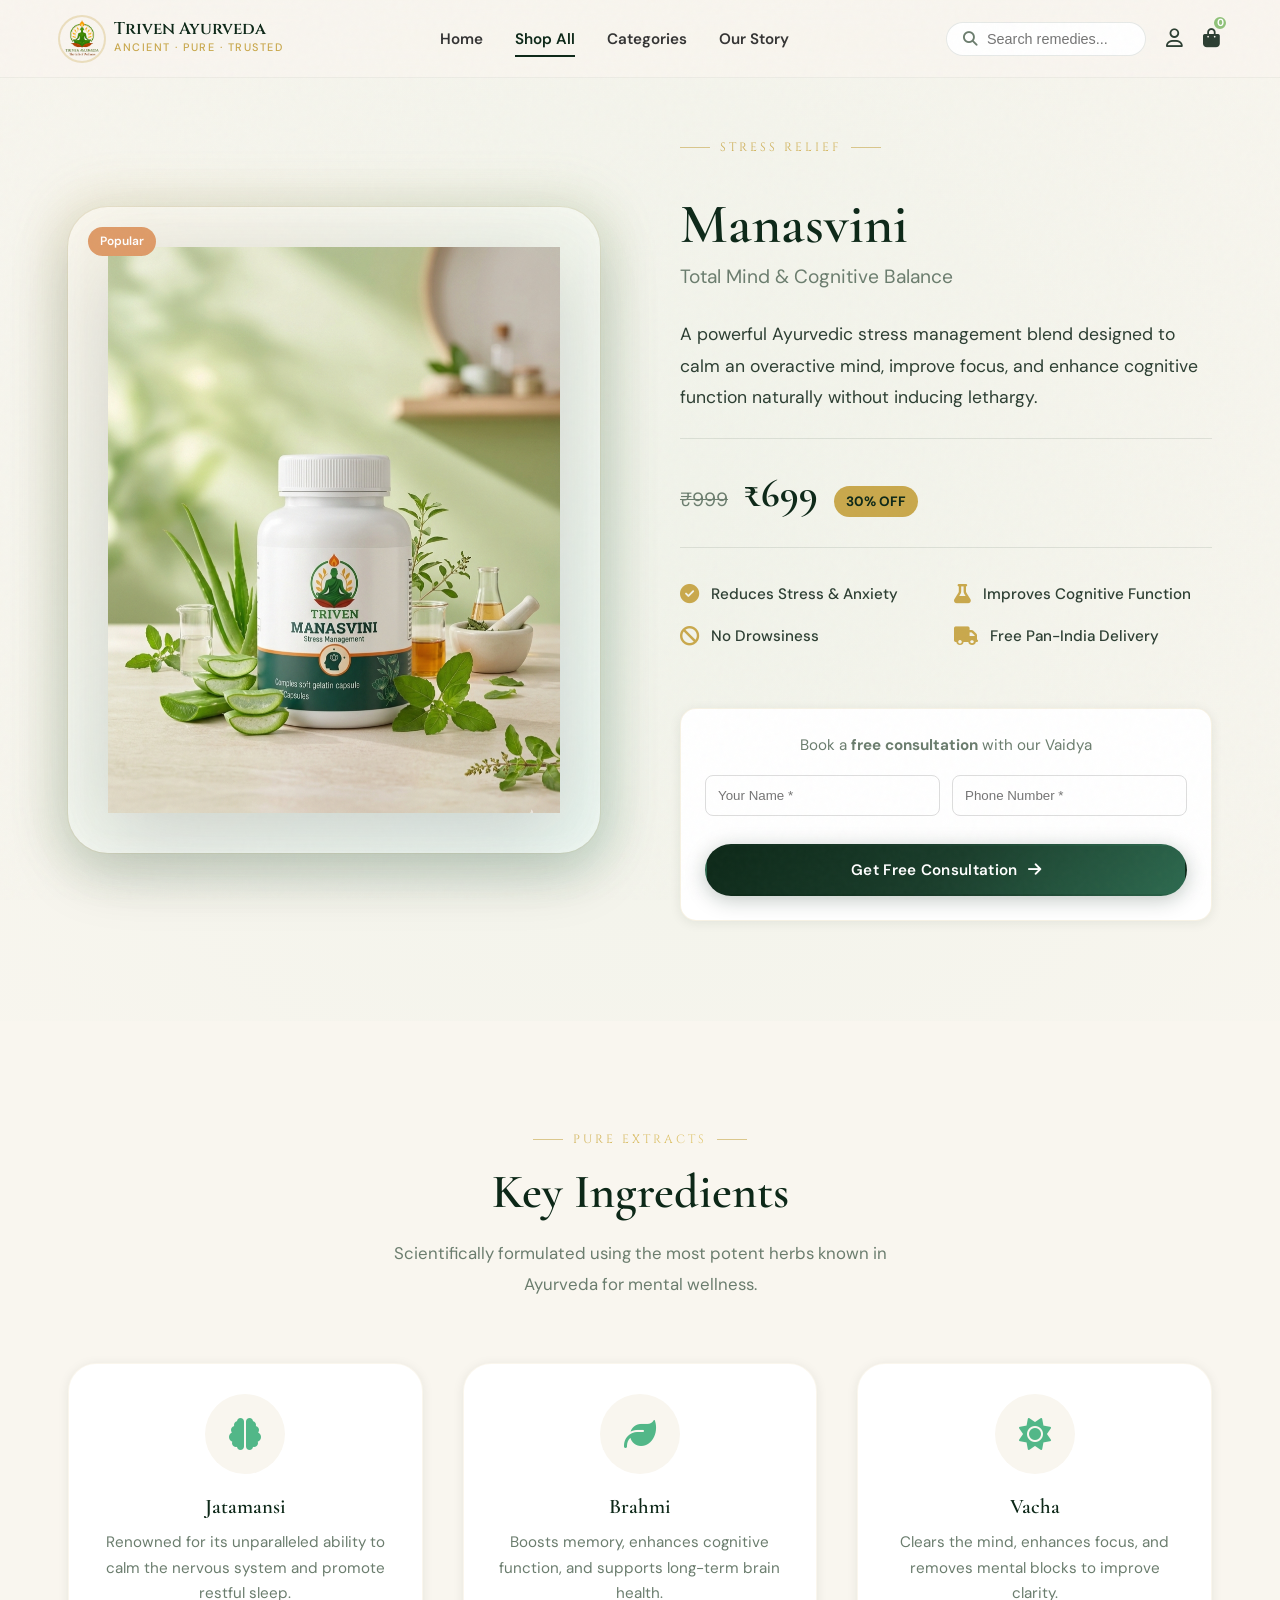
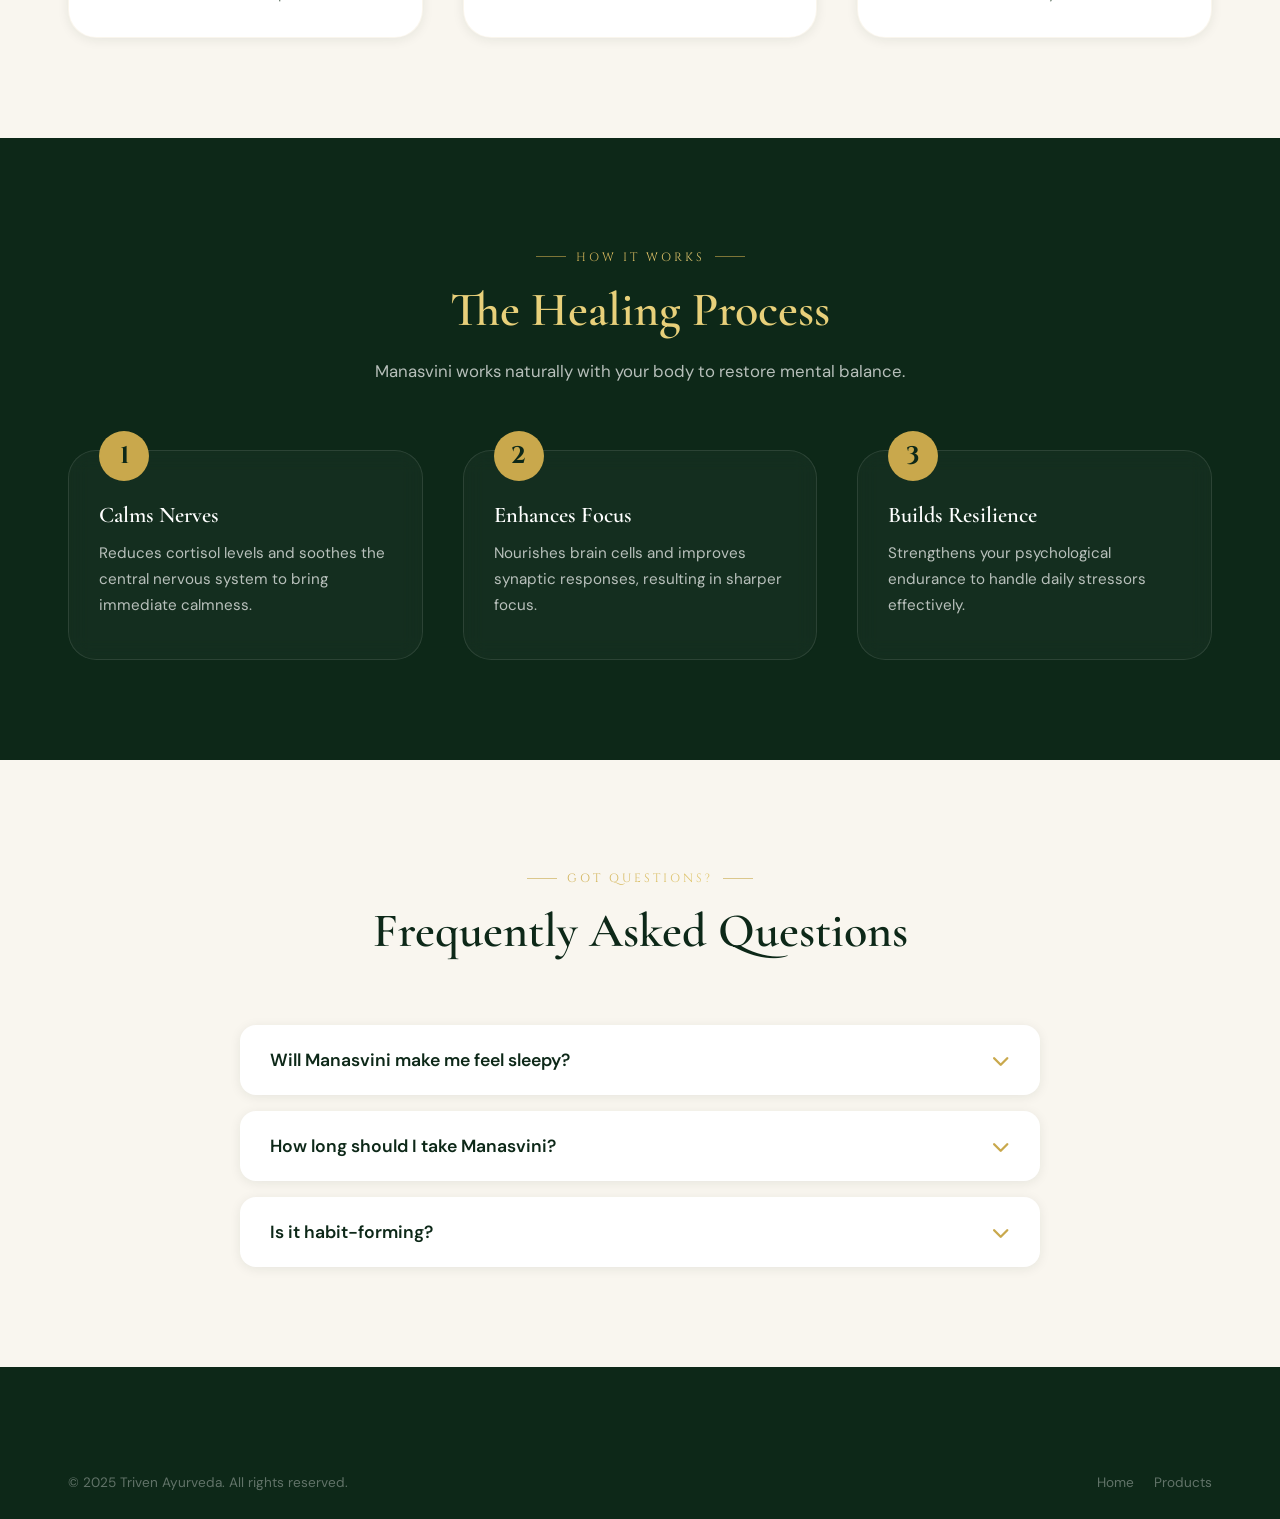
<file: manasvini.html>
<!DOCTYPE html>
<html lang="en">
<head>
  <meta charset="UTF-8" />
  <meta name="viewport" content="width=device-width, initial-scale=1.0" />
  <title>Manasvini — Advanced Stress Management | Triven Ayurveda</title>
  <meta name="description" content="Manasvini by Triven Ayurveda — Ayurvedic stress management blend. Calm the mind, improve focus. 100% natural. ₹699 only." />
  <link rel="stylesheet" href="Triven.css" />
  <link rel="stylesheet" href="premium.css" />
  <link rel="stylesheet" href="https://cdnjs.cloudflare.com/ajax/libs/font-awesome/6.5.0/css/all.min.css" />
</head>
<body>
  <div id="scroll-progress"></div>
  <nav class="navbar" id="navbar">
    <div class="nav-container">
      <a href="index.html" class="logo">
        <img src="assets/Trivenlogo.png" alt="Triven Ayurveda Logo" />
        <div class="logo-text">
          <span class="logo-name">Triven Ayurveda</span>
          <span class="logo-tagline">Ancient · Pure · Trusted</span>
        </div>
      </a>
      <ul class="nav-links" id="navLinks">
        <li><a href="index.html">Home</a></li>
        <li><a href="products.html" class="active">Shop All</a></li>
        <li><a href="categories.html">Categories</a></li>
        <li><a href="about.html">Our Story</a></li>
      </ul>

      <div class="nav-tools">
        <div class="search-bar">
          <i class="fas fa-search"></i>
          <input type="text" placeholder="Search remedies..." />
        </div>
        <a href="#" class="nav-icon" aria-label="Account"><i class="far fa-user"></i></a>
        <a href="#" class="nav-icon cart-icon" aria-label="Cart">
          <i class="fas fa-shopping-bag"></i>
          <span class="cart-count">0</span>
        </a>
      </div>
      <button class="hamburger" id="hamburger" aria-label="Toggle menu">
        <span></span><span></span><span></span>
      </button>
    </div>
  </nav>

  <!-- PREMIUM HERO -->
  <section class="premium-landing">
    <div class="container premium-grid">
      <div class="premium-img-wrap reveal-left">
        <span class="product-badge badge-popular" style="position: absolute; top: 20px; left: 20px; z-index: 2;">Popular</span>
        <img src="assets/productimgimg4.png" alt="Manasvini Stress Management" />
      </div>
      
      <div class="premium-info reveal-right">
        <span class="section-tag">Stress Relief</span>
        <h1>Manasvini <span>Total Mind & Cognitive Balance</span></h1>
        <p class="premium-desc">
          A powerful Ayurvedic stress management blend designed to calm an overactive mind, improve focus, and enhance cognitive function naturally without inducing lethargy.
        </p>
        
        <div class="premium-price-box">
          <span class="premium-old-price">₹999</span>
          <span class="premium-price">₹699</span>
          <span class="premium-discount">30% OFF</span>
        </div>
        
        <ul class="premium-features">
          <li><i class="fas fa-check-circle"></i> Reduces Stress & Anxiety</li>
          <li><i class="fas fa-flask"></i> Improves Cognitive Function</li>
          <li><i class="fas fa-ban"></i> No Drowsiness</li>
          <li><i class="fas fa-truck"></i> Free Pan-India Delivery</li>
        </ul>
        
        <div class="product-cta-box" style="margin-top:24px; padding:24px; border-radius:16px; background:var(--white); box-shadow:var(--shadow-sm); border:1px solid rgba(201,168,76,0.15);">
          <p style="text-align:center; margin-bottom:16px; color:var(--text-muted); font-size:0.95rem;">Book a <strong>free consultation</strong> with our Vaidya</p>
          <form class="contact-form" id="contactForm">
            <div style="display:grid; grid-template-columns:1fr 1fr; gap:12px; margin-bottom:12px;">
              <input type="text" id="leadName" placeholder="Your Name *" required style="padding:12px; border-radius:8px; border:1px solid #ddd; width:100%;" />
              <input type="tel" id="leadPhone" placeholder="Phone Number *" required style="padding:12px; border-radius:8px; border:1px solid #ddd; width:100%;" />
            </div>
            <input type="hidden" id="leadProblem" value="Interested in Manasvini" />
            <button type="submit" class="btn btn-primary" style="width:100%; justify-content:center;">
              Get Free Consultation <i class="fas fa-arrow-right"></i>
            </button>
          </form>
        </div>
      </div>
    </div>
  </section>

  <!-- INGREDIENTS SECTION -->
  <section class="premium-ingredients">
    <div class="container">
      <div class="section-header reveal">
        <p class="section-tag">Pure Extracts</p>
        <h2>Key Ingredients</h2>
        <p class="section-sub">Scientifically formulated using the most potent herbs known in Ayurveda for mental wellness.</p>
      </div>
      <div class="ingredients-grid">
        <div class="ingredient-card reveal">
          <div class="ingredient-icon"><i class="fas fa-brain"></i></div>
          <h3>Jatamansi</h3>
          <p>Renowned for its unparalleled ability to calm the nervous system and promote restful sleep.</p>
        </div>
        <div class="ingredient-card reveal">
          <div class="ingredient-icon"><i class="fas fa-leaf"></i></div>
          <h3>Brahmi</h3>
          <p>Boosts memory, enhances cognitive function, and supports long-term brain health.</p>
        </div>
        <div class="ingredient-card reveal">
          <div class="ingredient-icon"><i class="fas fa-sun"></i></div>
          <h3>Vacha</h3>
          <p>Clears the mind, enhances focus, and removes mental blocks to improve clarity.</p>
        </div>
      </div>
    </div>
  </section>

  <!-- HOW IT WORKS SECTION -->
  <section class="premium-benefits">
    <div class="container">
      <div class="section-header reveal">
        <p class="section-tag">How It Works</p>
        <h2>The Healing Process</h2>
        <p class="section-sub">Manasvini works naturally with your body to restore mental balance.</p>
      </div>
      <div class="benefits-steps">
        <div class="step-card reveal">
          <h3>Calms Nerves</h3>
          <p>Reduces cortisol levels and soothes the central nervous system to bring immediate calmness.</p>
        </div>
        <div class="step-card reveal">
          <h3>Enhances Focus</h3>
          <p>Nourishes brain cells and improves synaptic responses, resulting in sharper focus.</p>
        </div>
        <div class="step-card reveal">
          <h3>Builds Resilience</h3>
          <p>Strengthens your psychological endurance to handle daily stressors effectively.</p>
        </div>
      </div>
    </div>
  </section>

  <!-- FAQ SECTION -->
  <section class="premium-faq">
    <div class="container">
      <div class="section-header reveal">
        <p class="section-tag">Got Questions?</p>
        <h2>Frequently Asked Questions</h2>
      </div>
      <div class="faq-container">
        <div class="faq-item reveal">
          <button class="faq-question" aria-expanded="false" onclick="this.setAttribute('aria-expanded', this.getAttribute('aria-expanded') === 'true' ? 'false' : 'true')">
            Will Manasvini make me feel sleepy? <i class="fas fa-chevron-down"></i>
          </button>
          <div class="faq-answer">
            <p>No, Manasvini is formulated to calm the mind without inducing drowsiness. In fact, many users report feeling more energetic and focused throughout the day.</p>
          </div>
        </div>
        <div class="faq-item reveal">
          <button class="faq-question" aria-expanded="false" onclick="this.setAttribute('aria-expanded', this.getAttribute('aria-expanded') === 'true' ? 'false' : 'true')">
            How long should I take Manasvini? <i class="fas fa-chevron-down"></i>
          </button>
          <div class="faq-answer">
            <p>While you may feel calmer within the first week, we recommend a 3-month course for optimal cognitive enhancement and long-term stress resilience.</p>
          </div>
        </div>
        <div class="faq-item reveal">
          <button class="faq-question" aria-expanded="false" onclick="this.setAttribute('aria-expanded', this.getAttribute('aria-expanded') === 'true' ? 'false' : 'true')">
            Is it habit-forming? <i class="fas fa-chevron-down"></i>
          </button>
          <div class="faq-answer">
            <p>Absolutely not. Manasvini is a 100% natural Ayurvedic formulation with no habit-forming synthetic chemicals or sedatives.</p>
          </div>
        </div>
      </div>
    </div>
  </section>

  <footer class="footer">
    <div class="footer-bottom container" style="padding:24px 28px;">
      <p>© 2025 Triven Ayurveda. All rights reserved.</p>
      <div class="footer-bottom-links">
        <a href="index.html">Home</a>
        <a href="products.html">Products</a>
      </div>
    </div>
  </footer>
  <script src="Triven.js"></script>
  <script src="auth.js"></script>
</body>
</html>
</file>
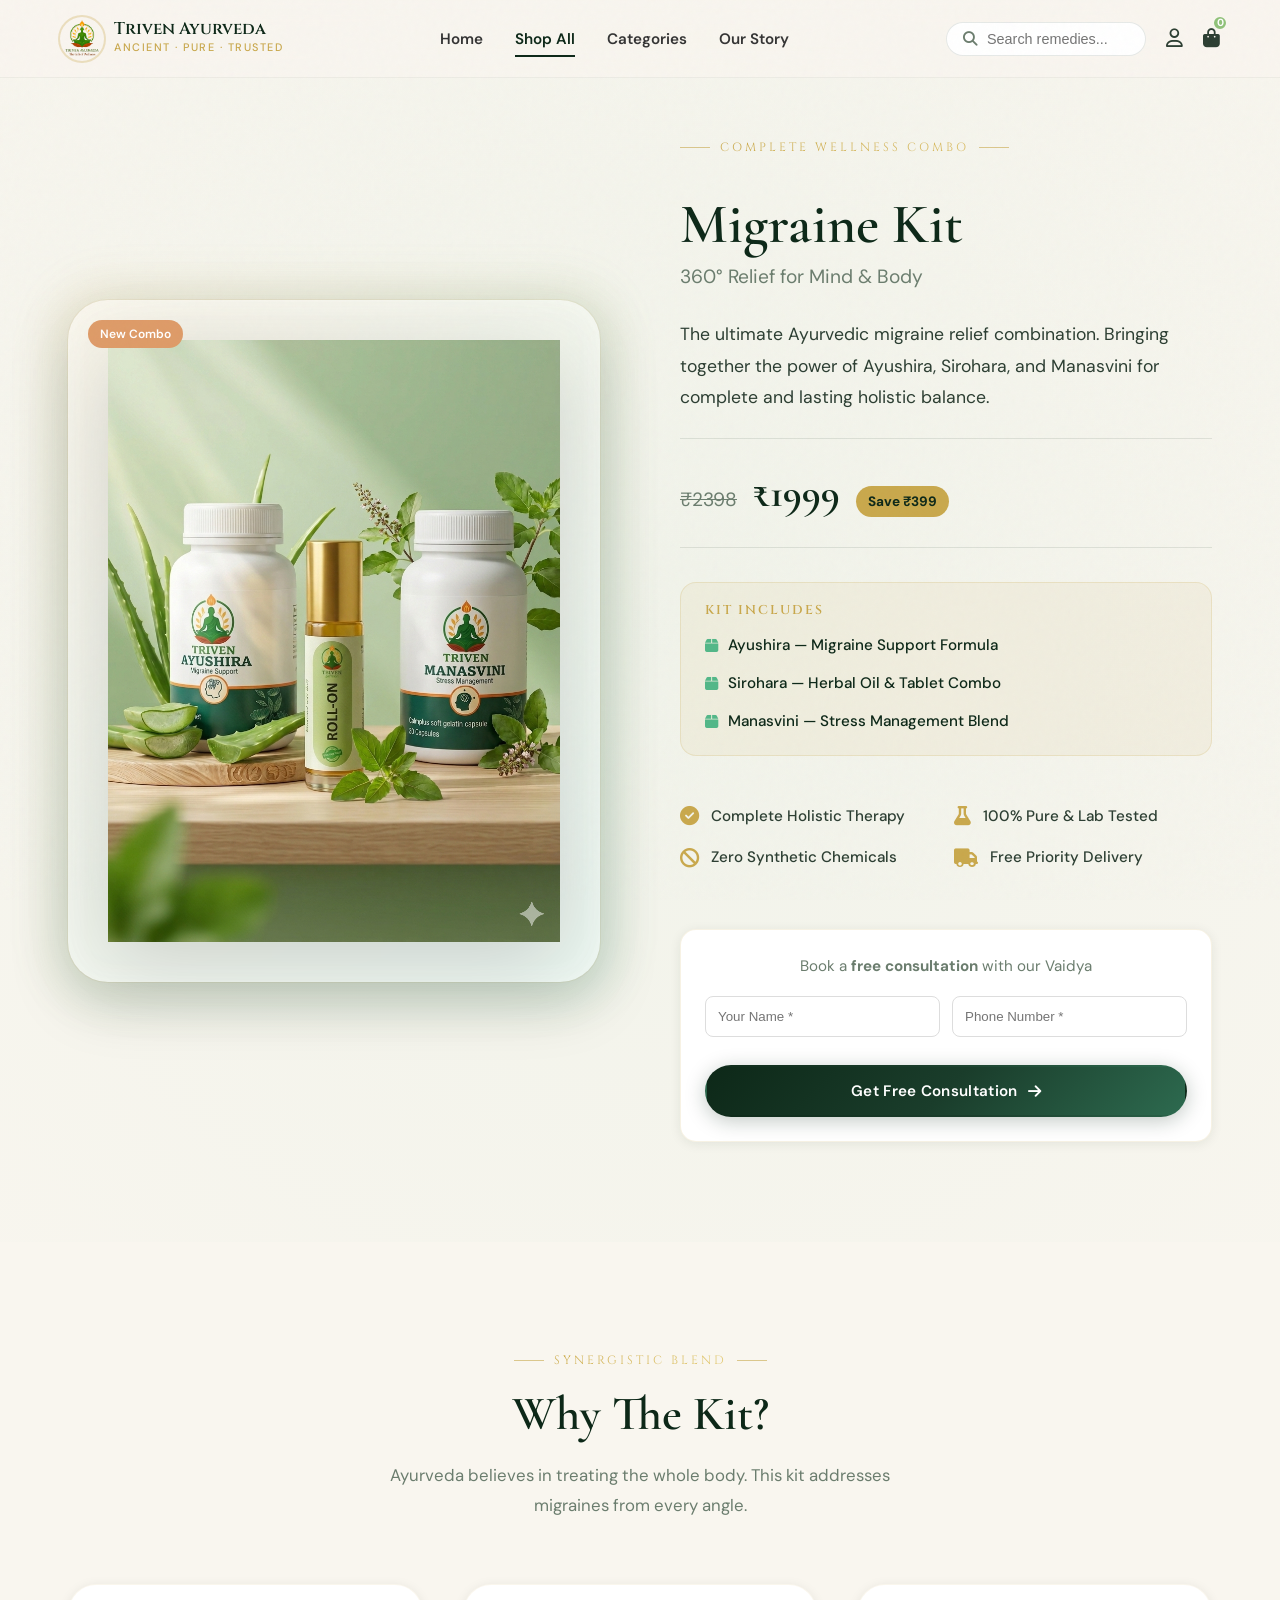
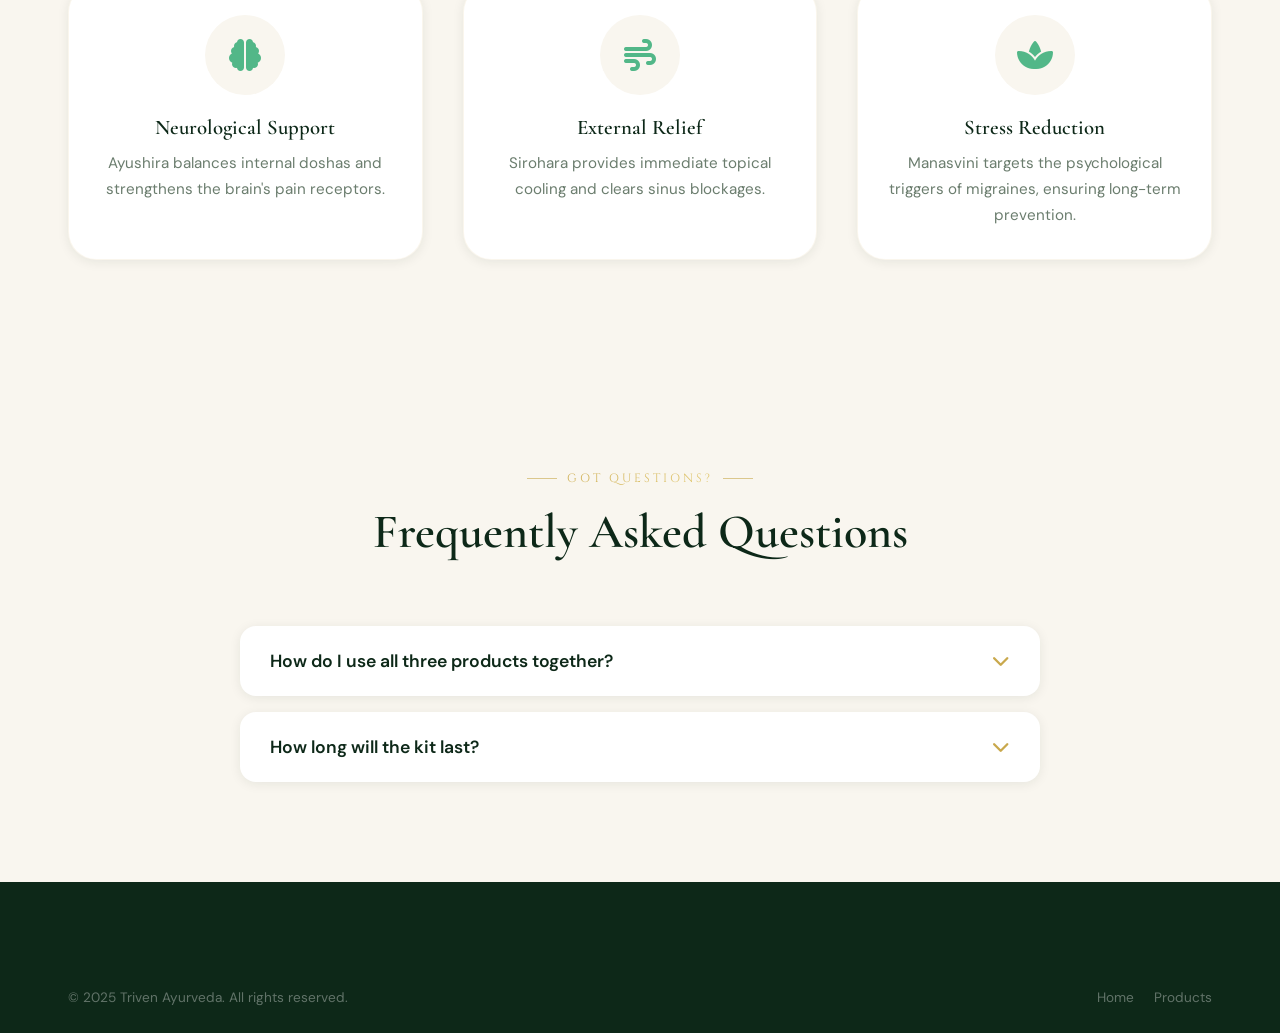
<file: migraine-kit.html>
<!DOCTYPE html>
<html lang="en">
<head>
  <meta charset="UTF-8" />
  <meta name="viewport" content="width=device-width, initial-scale=1.0" />
  <title>Migraine Kit — Complete Wellness | Triven Ayurveda</title>
  <meta name="description" content="Migraine Kit by Triven Ayurveda — Ayushira, Sirohara & Manasvini combo for complete migraine relief. 50% OFF. ₹1999 only." />
  <link rel="stylesheet" href="Triven.css" />
  <link rel="stylesheet" href="premium.css" />
  <link rel="stylesheet" href="https://cdnjs.cloudflare.com/ajax/libs/font-awesome/6.5.0/css/all.min.css" />
</head>
<body>

  <div id="scroll-progress"></div>

  <nav class="navbar" id="navbar">
    <div class="nav-container">
      <a href="index.html" class="logo">
        <img src="assets/Trivenlogo.png" alt="Triven Ayurveda Logo" />
        <div class="logo-text">
          <span class="logo-name">Triven Ayurveda</span>
          <span class="logo-tagline">Ancient · Pure · Trusted</span>
        </div>
      </a>
      <ul class="nav-links" id="navLinks">
        <li><a href="index.html">Home</a></li>
        <li><a href="products.html" class="active">Shop All</a></li>
        <li><a href="categories.html">Categories</a></li>
        <li><a href="about.html">Our Story</a></li>
      </ul>

      <div class="nav-tools">
        <div class="search-bar">
          <i class="fas fa-search"></i>
          <input type="text" placeholder="Search remedies..." />
        </div>
        <a href="#" class="nav-icon" aria-label="Account"><i class="far fa-user"></i></a>
        <a href="#" class="nav-icon cart-icon" aria-label="Cart">
          <i class="fas fa-shopping-bag"></i>
          <span class="cart-count">0</span>
        </a>
      </div>
      <button class="hamburger" id="hamburger" aria-label="Toggle menu">
        <span></span><span></span><span></span>
      </button>
    </div>
  </nav>

  <!-- PREMIUM HERO -->
  <section class="premium-landing">
    <div class="container premium-grid">
      <div class="premium-img-wrap reveal-left">
        <span class="product-badge badge-new" style="position: absolute; top: 20px; left: 20px; z-index: 2;">New Combo</span>
        <img src="assets/productimg3.png" alt="Migraine Relief Kit" />
      </div>
      
      <div class="premium-info reveal-right">
        <span class="section-tag">Complete Wellness Combo</span>
        <h1>Migraine Kit <span>360° Relief for Mind & Body</span></h1>
        <p class="premium-desc">
          The ultimate Ayurvedic migraine relief combination. Bringing together the power of Ayushira, Sirohara, and Manasvini for complete and lasting holistic balance.
        </p>
        
        <div class="premium-price-box">
          <span class="premium-old-price">₹2398</span>
          <span class="premium-price">₹1999</span>
          <span class="premium-discount">Save ₹399</span>
        </div>

        <div style="background: rgba(201,168,76,0.08); border-radius: var(--radius-md); padding: 20px 24px; border: 1px solid rgba(201,168,76,0.2); margin-top: 10px;">
          <h4 style="font-family: 'Cinzel', serif; font-size: 0.8rem; letter-spacing: 2px; text-transform: uppercase; color: var(--gold); margin-bottom: 14px;">Kit Includes</h4>
          <div style="display: flex; flex-direction: column; gap: 12px;">
            <div style="display: flex; align-items: center; gap: 10px; font-size: 0.95rem; color: var(--forest); font-weight: 500;"><i class="fas fa-box" style="color: var(--sage);"></i> Ayushira — Migraine Support Formula</div>
            <div style="display: flex; align-items: center; gap: 10px; font-size: 0.95rem; color: var(--forest); font-weight: 500;"><i class="fas fa-box" style="color: var(--sage);"></i> Sirohara — Herbal Oil & Tablet Combo</div>
            <div style="display: flex; align-items: center; gap: 10px; font-size: 0.95rem; color: var(--forest); font-weight: 500;"><i class="fas fa-box" style="color: var(--sage);"></i> Manasvini — Stress Management Blend</div>
          </div>
        </div>
        
        <ul class="premium-features" style="margin-top: 24px;">
          <li><i class="fas fa-check-circle"></i> Complete Holistic Therapy</li>
          <li><i class="fas fa-flask"></i> 100% Pure & Lab Tested</li>
          <li><i class="fas fa-ban"></i> Zero Synthetic Chemicals</li>
          <li><i class="fas fa-truck"></i> Free Priority Delivery</li>
        </ul>
        
        <div class="product-cta-box" style="margin-top:24px; padding:24px; border-radius:16px; background:var(--white); box-shadow:var(--shadow-sm); border:1px solid rgba(201,168,76,0.15);">
          <p style="text-align:center; margin-bottom:16px; color:var(--text-muted); font-size:0.95rem;">Book a <strong>free consultation</strong> with our Vaidya</p>
          <form class="contact-form" id="contactForm">
            <div style="display:grid; grid-template-columns:1fr 1fr; gap:12px; margin-bottom:12px;">
              <input type="text" id="leadName" placeholder="Your Name *" required style="padding:12px; border-radius:8px; border:1px solid #ddd; width:100%;" />
              <input type="tel" id="leadPhone" placeholder="Phone Number *" required style="padding:12px; border-radius:8px; border:1px solid #ddd; width:100%;" />
            </div>
            <input type="hidden" id="leadProblem" value="Interested in Migraine Kit" />
            <button type="submit" class="btn btn-primary" style="width:100%; justify-content:center;">
              Get Free Consultation <i class="fas fa-arrow-right"></i>
            </button>
          </form>
        </div>
      </div>
    </div>
  </section>

  <!-- INGREDIENTS SECTION -->
  <section class="premium-ingredients">
    <div class="container">
      <div class="section-header reveal">
        <p class="section-tag">Synergistic Blend</p>
        <h2>Why The Kit?</h2>
        <p class="section-sub">Ayurveda believes in treating the whole body. This kit addresses migraines from every angle.</p>
      </div>
      <div class="ingredients-grid">
        <div class="ingredient-card reveal">
          <div class="ingredient-icon"><i class="fas fa-brain"></i></div>
          <h3>Neurological Support</h3>
          <p>Ayushira balances internal doshas and strengthens the brain's pain receptors.</p>
        </div>
        <div class="ingredient-card reveal">
          <div class="ingredient-icon"><i class="fas fa-wind"></i></div>
          <h3>External Relief</h3>
          <p>Sirohara provides immediate topical cooling and clears sinus blockages.</p>
        </div>
        <div class="ingredient-card reveal">
          <div class="ingredient-icon"><i class="fas fa-spa"></i></div>
          <h3>Stress Reduction</h3>
          <p>Manasvini targets the psychological triggers of migraines, ensuring long-term prevention.</p>
        </div>
      </div>
    </div>
  </section>

  <!-- FAQ SECTION -->
  <section class="premium-faq">
    <div class="container">
      <div class="section-header reveal">
        <p class="section-tag">Got Questions?</p>
        <h2>Frequently Asked Questions</h2>
      </div>
      <div class="faq-container">
        <div class="faq-item reveal">
          <button class="faq-question" aria-expanded="false" onclick="this.setAttribute('aria-expanded', this.getAttribute('aria-expanded') === 'true' ? 'false' : 'true')">
            How do I use all three products together? <i class="fas fa-chevron-down"></i>
          </button>
          <div class="faq-answer">
            <p>Our Ayurvedic doctor will provide a personalized schedule during your free consultation. Generally, Ayushira and Manasvini are taken after meals, while Sirohara is used externally as needed.</p>
          </div>
        </div>
        <div class="faq-item reveal">
          <button class="faq-question" aria-expanded="false" onclick="this.setAttribute('aria-expanded', this.getAttribute('aria-expanded') === 'true' ? 'false' : 'true')">
            How long will the kit last? <i class="fas fa-chevron-down"></i>
          </button>
          <div class="faq-answer">
            <p>One complete kit is designed to last for exactly one month of continuous usage as per the standard recommended dosage.</p>
          </div>
        </div>
      </div>
    </div>
  </section>

  <footer class="footer">
    <div class="footer-bottom container" style="padding:24px 28px;">
      <p>© 2025 Triven Ayurveda. All rights reserved.</p>
      <div class="footer-bottom-links">
        <a href="index.html">Home</a>
        <a href="products.html">Products</a>
      </div>
    </div>
  </footer>


  <script src="Triven.js"></script>
  <script src="auth.js"></script>
</body>
</html>
</file>
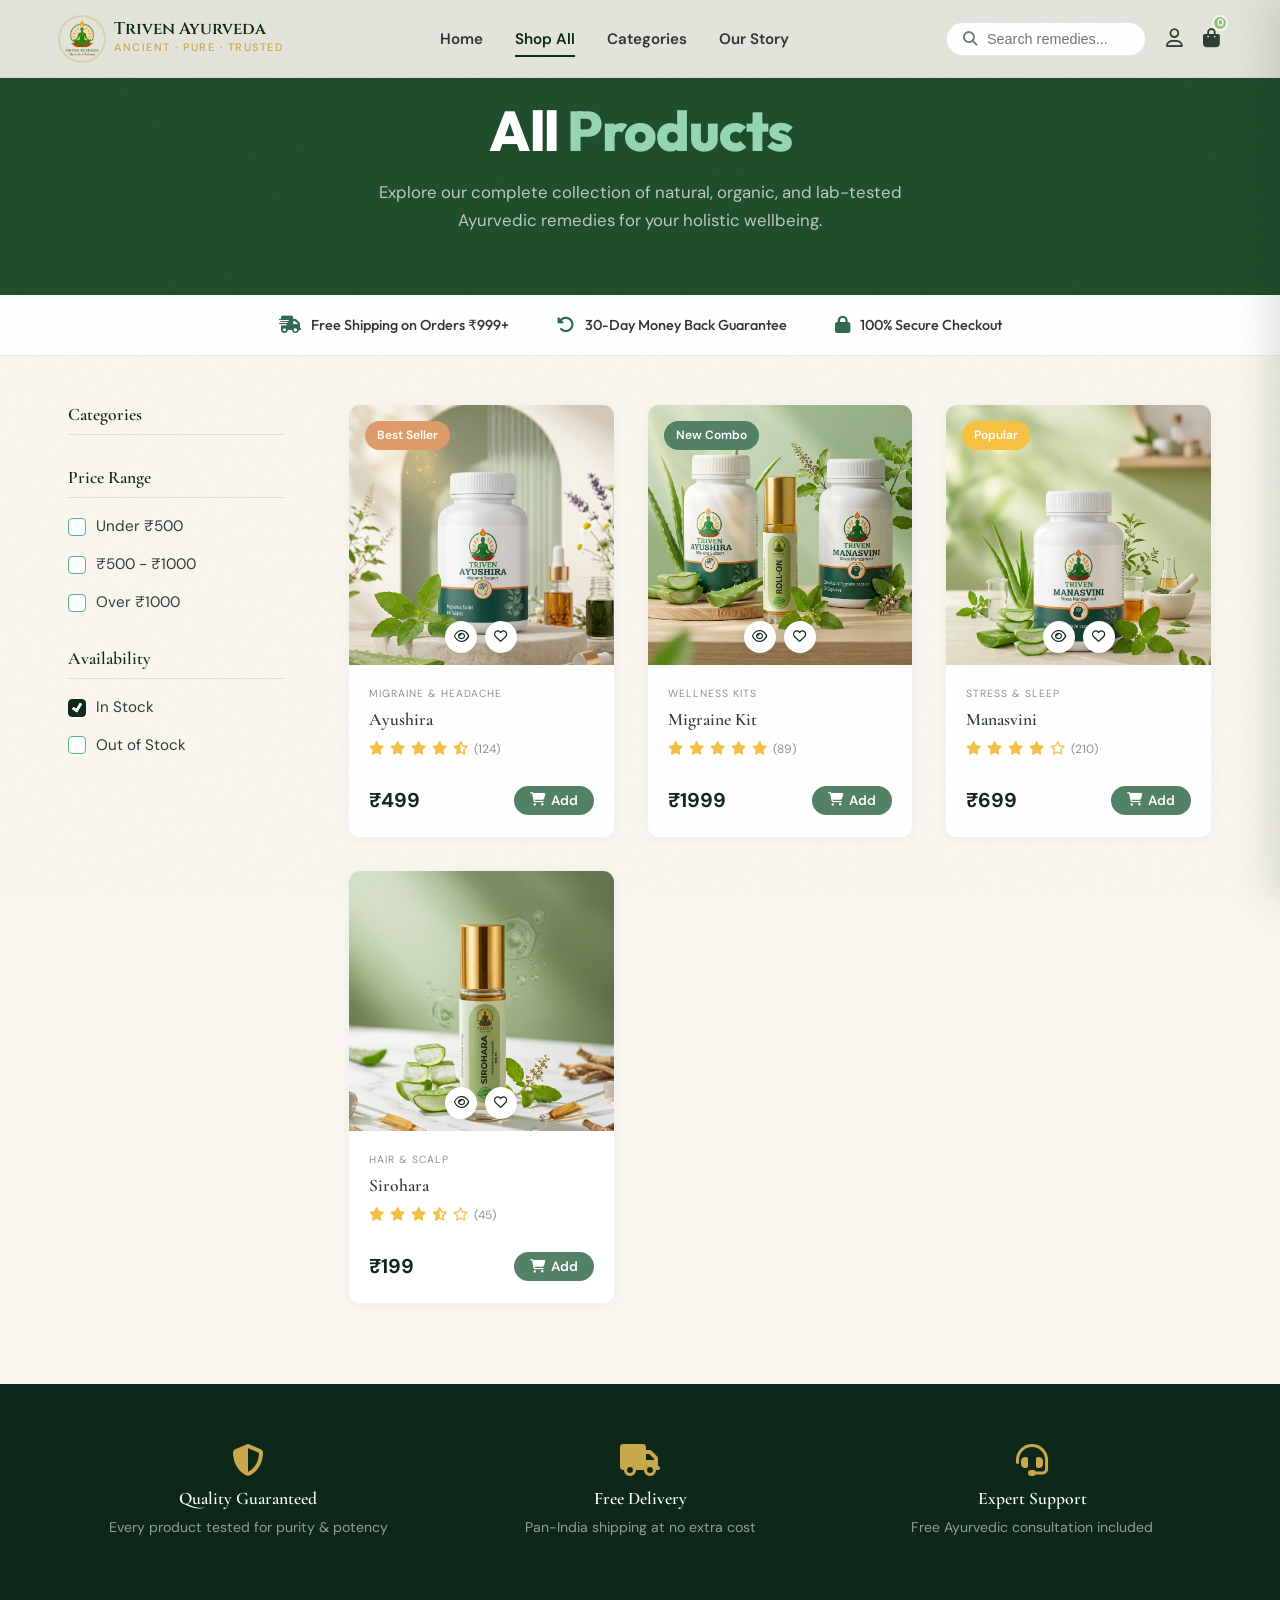
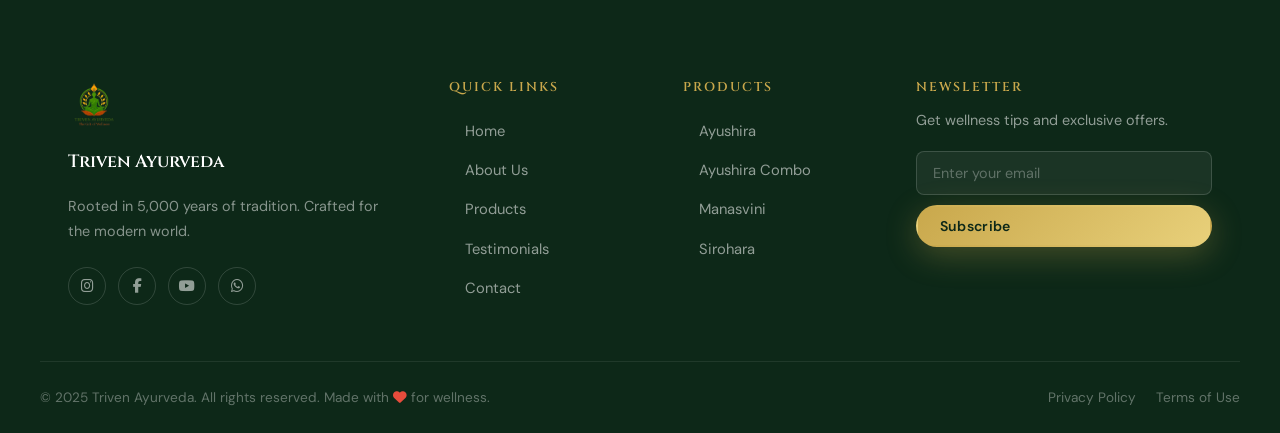
<file: products.html>
<!DOCTYPE html>
<html lang="en">
<head>
  <meta charset="UTF-8" />
  <meta name="viewport" content="width=device-width, initial-scale=1.0" />
  <title>Products — Triven Ayurveda</title>
  <meta name="description" content="Shop Triven Ayurveda's complete range of authentic Ayurvedic products — Ayushira, Manasvini, Sirohara and more." />
  <link rel="stylesheet" href="Triven.css" />
  <link rel="stylesheet" href="products.css" />
  <link rel="stylesheet" href="cart.css" />
  <link rel="stylesheet" href="https://cdnjs.cloudflare.com/ajax/libs/font-awesome/6.5.0/css/all.min.css" />
  
</head>
<body>

  <div id="scroll-progress"></div>

  <!-- NAVBAR -->
  <nav class="navbar" id="navbar">
    <div class="nav-container">
      <a href="index.html" class="logo">
        <img src="assets/Trivenlogo.png" alt="Triven Ayurveda Logo" />
        <div class="logo-text">
          <span class="logo-name">Triven Ayurveda</span>
          <span class="logo-tagline">Ancient · Pure · Trusted</span>
        </div>
      </a>
      <ul class="nav-links" id="navLinks">
        <li><a href="index.html">Home</a></li>
        <li><a href="products.html" class="active">Shop All</a></li>
        <li><a href="categories.html">Categories</a></li>
        <li><a href="about.html">Our Story</a></li>
      </ul>

      <div class="nav-tools">
        <div class="search-bar">
          <i class="fas fa-search"></i>
          <input type="text" placeholder="Search remedies..." />
        </div>
        <a href="#" class="nav-icon" aria-label="Account"><i class="far fa-user"></i></a>
        <a href="#" class="nav-icon cart-icon" aria-label="Cart">
          <i class="fas fa-shopping-bag"></i>
          <span class="cart-count">0</span>
        </a>
      </div>
      <button class="hamburger" id="hamburger" aria-label="Toggle menu">
        <span></span><span></span><span></span>
      </button>
    </div>
  </nav>

  <!-- PAGE HERO -->
  <section class="shop-hero">
    <div class="container">
      <h1><span style="color:#fff;font-weight:800;">All</span> <span style="color:#95d5b2;font-weight:800;">Products</span></h1>
      <p>Explore our complete collection of natural, organic, and lab-tested Ayurvedic remedies for your holistic wellbeing.</p>
    </div>
  </section>

  <!-- TRUST BAR -->
  <div class="shop-trust-bar">
    <div class="container shop-trust-inner">
      <div class="shop-trust-item">
        <i class="fas fa-shipping-fast"></i>
        <span>Free Shipping on Orders ₹999+</span>
      </div>
      <div class="shop-trust-item">
        <i class="fas fa-undo-alt"></i>
        <span>30-Day Money Back Guarantee</span>
      </div>
      <div class="shop-trust-item">
        <i class="fas fa-lock"></i>
        <span>100% Secure Checkout</span>
      </div>
    </div>
  </div>

  <!-- PRODUCTS GRID -->
  <section class="products" id="products" style="padding-top: 48px; padding-bottom: 80px;">

    <div class="container">
      <div class="products-layout">

        <button class="mobile-filter-btn" id="mobileFilterToggle">
          <i class="fas fa-filter"></i> Filters
        </button>

        <!-- FILTER SIDEBAR -->
        <aside class="filter-sidebar reveal-left">
          <div class="filter-group" id="category-filter-group">
            <h4>Categories</h4>
            <p id="cat-filter-loading" style="color:var(--text-muted);font-size:0.85rem;margin:0;">Loading...</p>
          </div>
          <div class="filter-group">
            <h4>Price Range</h4>
            <label class="filter-label">
              <input type="checkbox" class="filter-checkbox price-filter" value="under500" /> Under ₹500
            </label>
            <label class="filter-label">
              <input type="checkbox" class="filter-checkbox price-filter" value="500-1000" /> ₹500 - ₹1000
            </label>
            <label class="filter-label">
              <input type="checkbox" class="filter-checkbox price-filter" value="over1000" /> Over ₹1000
            </label>
          </div>
          <div class="filter-group">
            <h4>Availability</h4>
            <label class="filter-label">
              <input type="checkbox" class="filter-checkbox stock-filter" value="in-stock" checked /> In Stock
            </label>
            <label class="filter-label">
              <input type="checkbox" class="filter-checkbox stock-filter" value="out-of-stock" /> Out of Stock
            </label>
          </div>
        </aside>

        <!-- GRID -->
        <div class="products-grid" id="productsGrid">
          <div class="product-card reveal" data-category="migraine" data-price-range="under500" data-stock="in-stock" data-id="ayushira" data-name="Ayushira" data-price="499">
            <div class="product-img">
              <span class="product-badge">Best Seller</span>
              <img src="assets/productimg2.png" alt="Ayushira" />
              <div class="product-actions">
                <button class="product-action-btn"><i class="far fa-eye"></i></button>
                <button class="product-action-btn"><i class="far fa-heart"></i></button>
              </div>
            </div>
            <div class="product-info">
              <div class="card-category">MIGRAINE & HEADACHE</div>
              <h3>Ayushira</h3>
              <div class="card-rating">
                <i class="fas fa-star"></i><i class="fas fa-star"></i><i class="fas fa-star"></i><i class="fas fa-star"></i><i class="fas fa-star-half-alt"></i>
                <span>(124)</span>
              </div>
              <div class="card-bottom">
                <div class="card-price">₹499</div>
                <div class="cart-control"></div>
              </div>
            </div>
          </div>
          <div class="product-card reveal" data-category="migraine kit" data-price-range="over1000" data-stock="in-stock" data-id="migraine-kit" data-name="Migraine Kit" data-price="1999">
            <div class="product-img">
              <span class="product-badge" style="background: #528165;">New Combo</span>
              <img src="assets/productimg3.png" alt="Ayushira Combo" />
              <div class="product-actions">
                <button class="product-action-btn"><i class="far fa-eye"></i></button>
                <button class="product-action-btn"><i class="far fa-heart"></i></button>
              </div>
            </div>
            <div class="product-info">
              <div class="card-category">WELLNESS KITS</div>
              <h3>Migraine Kit</h3>
              <div class="card-rating">
                <i class="fas fa-star"></i><i class="fas fa-star"></i><i class="fas fa-star"></i><i class="fas fa-star"></i><i class="fas fa-star"></i>
                <span>(89)</span>
              </div>
              <div class="card-bottom">
                <div class="card-price">₹1999</div>
                <div class="cart-control"></div>
              </div>
            </div>
          </div>
          <div class="product-card reveal" data-category="stress" data-price-range="500-1000" data-stock="in-stock" data-id="manasvini" data-name="Manasvini" data-price="699">
            <div class="product-img">
              <span class="product-badge" style="background: #f6c042;">Popular</span>
              <img src="assets/productimgimg4.png" alt="Manasvini" />
              <div class="product-actions">
                <button class="product-action-btn"><i class="far fa-eye"></i></button>
                <button class="product-action-btn"><i class="far fa-heart"></i></button>
              </div>
            </div>
            <div class="product-info">
              <div class="card-category">STRESS & SLEEP</div>
              <h3>Manasvini</h3>
              <div class="card-rating">
                <i class="fas fa-star"></i><i class="fas fa-star"></i><i class="fas fa-star"></i><i class="fas fa-star"></i><i class="far fa-star"></i>
                <span>(210)</span>
              </div>
              <div class="card-bottom">
                <div class="card-price">₹699</div>
                <div class="cart-control"></div>
              </div>
            </div>
          </div>
          <div class="product-card reveal" data-category="migraine hair" data-price-range="under500" data-stock="in-stock" data-id="sirohara" data-name="Sirohara" data-price="199">
            <div class="product-img">
              <img src="assets/productimg5.png" alt="Sirohara" />
              <div class="product-actions">
                <button class="product-action-btn"><i class="far fa-eye"></i></button>
                <button class="product-action-btn"><i class="far fa-heart"></i></button>
              </div>
            </div>
            <div class="product-info">
              <div class="card-category">HAIR & SCALP</div>
              <h3>Sirohara</h3>
              <div class="card-rating">
                <i class="fas fa-star"></i><i class="fas fa-star"></i><i class="fas fa-star"></i><i class="fas fa-star-half-alt"></i><i class="far fa-star"></i>
                <span>(45)</span>
              </div>
              <div class="card-bottom">
                <div class="card-price">₹199</div>
                <div class="cart-control"></div>
              </div>
            </div>
          </div>
        </div> <!-- END GRID -->
      </div> <!-- END LAYOUT -->
    </div>
  </section>

  <!-- GUARANTEE STRIP -->
  <section style="background: var(--forest); padding: 60px 0;">
    <div class="container">
      <div style="display:grid;grid-template-columns:repeat(auto-fit,minmax(200px,1fr));gap:32px;text-align:center;">
        <div class="reveal">
          <i class="fas fa-shield-alt" style="font-size:2rem;color:var(--gold);margin-bottom:12px;display:block;"></i>
          <h4 style="font-family:'Cormorant Garamond',serif;color:#fff;font-size:1.1rem;margin-bottom:6px;">Quality Guaranteed</h4>
          <p style="color:rgba(255,255,255,0.55);font-size:0.88rem;">Every product tested for purity & potency</p>
        </div>
        <div class="reveal">
          <i class="fas fa-truck" style="font-size:2rem;color:var(--gold);margin-bottom:12px;display:block;"></i>
          <h4 style="font-family:'Cormorant Garamond',serif;color:#fff;font-size:1.1rem;margin-bottom:6px;">Free Delivery</h4>
          <p style="color:rgba(255,255,255,0.55);font-size:0.88rem;">Pan-India shipping at no extra cost</p>
        </div>
        <!-- <div class="reveal">
          <i class="fas fa-undo" style="font-size:2rem;color:var(--gold);margin-bottom:12px;display:block;"></i>
          <h4 style="font-family:'Cormorant Garamond',serif;color:#fff;font-size:1.1rem;margin-bottom:6px;">Easy Returns</h4>
          <p style="color:rgba(255,255,255,0.55);font-size:0.88rem;">7-day hassle-free return policy</p>
        </div> -->
        <div class="reveal">
          <i class="fas fa-headset" style="font-size:2rem;color:var(--gold);margin-bottom:12px;display:block;"></i>
          <h4 style="font-family:'Cormorant Garamond',serif;color:#fff;font-size:1.1rem;margin-bottom:6px;">Expert Support</h4>
          <p style="color:rgba(255,255,255,0.55);font-size:0.88rem;">Free Ayurvedic consultation included</p>
        </div>
      </div>
    </div>
  </section>

  <!-- FOOTER -->
  <footer class="footer">
    <div class="container footer-grid">
      <div class="footer-brand">
        <img src="assets/Trivenlogo.png" alt="Triven Ayurveda" />
        <span class="footer-brand-name">Triven Ayurveda</span>
        <p>Rooted in 5,000 years of tradition. Crafted for the modern world.</p>
        <div class="footer-social">
          <a href="#" aria-label="Instagram"><i class="fab fa-instagram"></i></a>
          <a href="#" aria-label="Facebook"><i class="fab fa-facebook-f"></i></a>
          <a href="#" aria-label="YouTube"><i class="fab fa-youtube"></i></a>
          <a href="#" aria-label="WhatsApp"><i class="fab fa-whatsapp"></i></a>
        </div>
      </div>
      <div class="footer-links-row">
        <div class="footer-links">
          <h4>Quick Links</h4>
          <ul>
            <li><a href="index.html">Home</a></li>
            <li><a href="about.html">About Us</a></li>
            <li><a href="products.html">Products</a></li>
            <li><a href="testimonials.html">Testimonials</a></li>
            <li><a href="contact.html">Contact</a></li>
          </ul>
        </div>
        <div class="footer-links">
          <h4>Products</h4>
          <ul>
            <li><a href="#">Ayushira</a></li>
            <li><a href="#">Ayushira Combo</a></li>
            <li><a href="#">Manasvini</a></li>
            <li><a href="#">Sirohara</a></li>
          </ul>
        </div>
      </div>
      <div class="footer-newsletter">
        <h4>Newsletter</h4>
        <p>Get wellness tips and exclusive offers.</p>
        <div class="newsletter-form">
          <input type="email" placeholder="Enter your email" />
          <button class="btn btn-gold btn-sm">Subscribe</button>
        </div>
      </div>
    </div>
    <div class="footer-bottom container">
      <p>© 2025 Triven Ayurveda. All rights reserved. Made with <i class="fas fa-heart"></i> for wellness.</p>
      <div class="footer-bottom-links">
        <a href="#">Privacy Policy</a>
        <a href="#">Terms of Use</a>
      </div>
    </div>
  </footer>

  <a href="#" class="back-to-top" id="backToTop"><i class="fas fa-arrow-up"></i></a>


  <!-- Cart Drawer HTML -->
  <div class="cart-drawer-overlay" id="cartDrawerOverlay"></div>
  <aside class="cart-drawer" id="cartDrawer" aria-label="Shopping Cart">
    <div class="cart-drawer-header">
      <div style="display: flex; align-items: center; gap: 12px;">
        <button id="orderHistoryBtnProd" class="cart-history-btn" title="View Order History" style="padding: 6px; font-size: 1.3rem;"><i class="fas fa-list-alt"></i></button>
        <h3 style="margin: 0;"><i class="fas fa-shopping-bag"></i> Your Cart</h3>
      </div>
      <button id="cartDrawerClose" aria-label="Close cart">✕</button>
    </div>
    <div id="cartDrawerList"></div>
    <!-- In-drawer Order History -->
    <div id="cartDrawerHistory" style="display: none;">
        <div class="history-panel-header">
            <h4><i class="fas fa-receipt"></i> My Orders</h4>
            <p>Track and manage your recent orders</p>
            <button id="close-user-history-drawer-prod" class="history-back-btn"><i class="fas fa-arrow-left"></i> Back to Cart</button>
        </div>
        <div class="history-scroll-area">
            <div id="history-loading-msg"><i class="fas fa-spinner fa-spin" style="margin-right:8px;"></i>Loading orders…</div>
            <div id="history-empty-msg" style="display:none;">You haven't placed any orders yet.</div>
            <div id="user-history-body"></div>
        </div>
            <!-- Populated by JS -->
        </div>
    </div>
    <div class="cart-drawer-footer" id="cartDrawerFooter">
      <div class="cart-drawer-total">
        <span>Total</span>
        <span id="cartDrawerTotal">₹0</span>
      </div>
      <button class="cart-checkout-btn" type="button"><i class="fas fa-lock"></i> Proceed to Checkout</button>
    </div>
  </aside>

  <script src="config.js"></script>
  <script src="Triven.js"></script>
  <script src="auth.js"></script>
  <script src="https://checkout.razorpay.com/v1/checkout.js"></script>
  <script src="cart.js"></script>
</body>
</html>
</file>
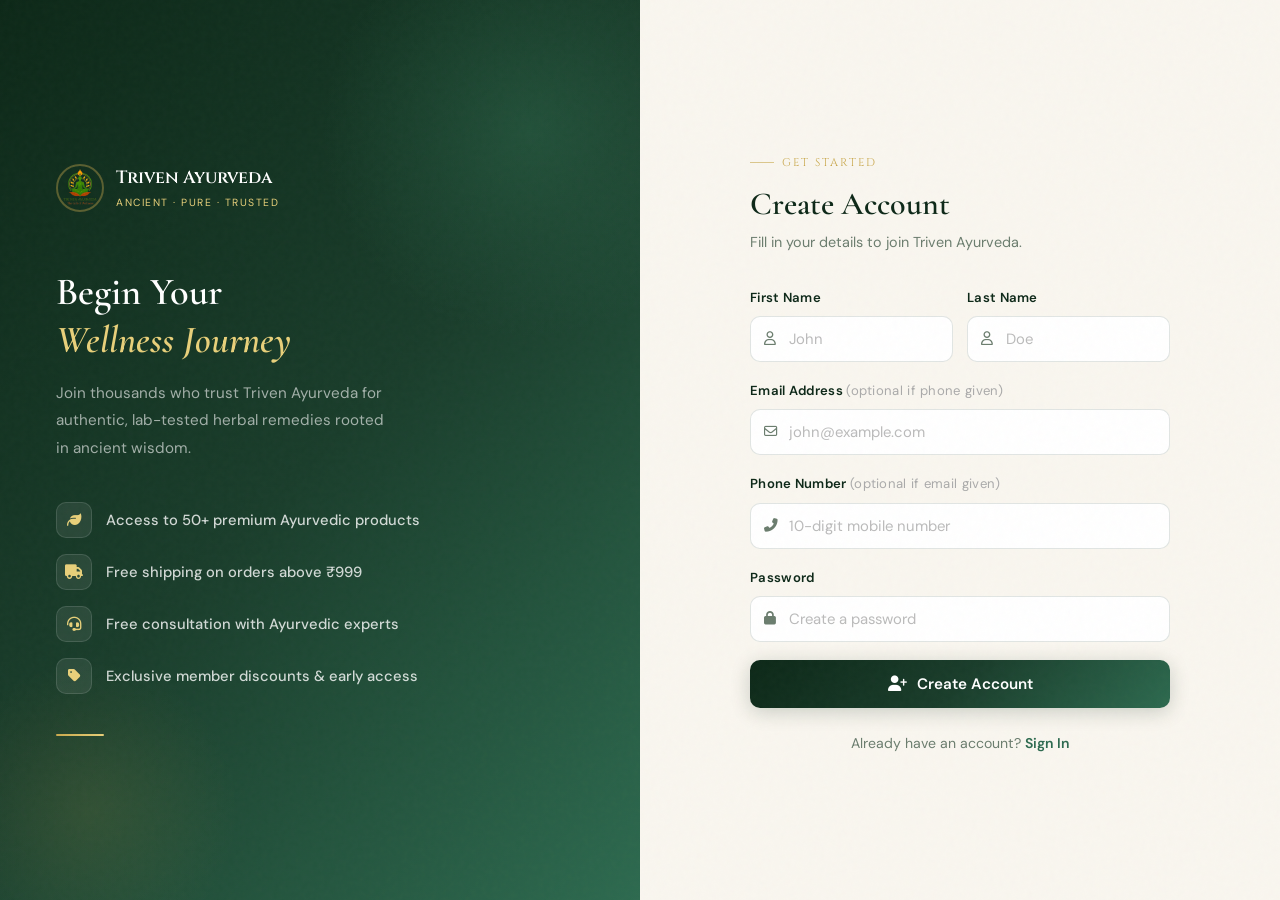
<file: register.html>
<!DOCTYPE html>
<html lang="en">
<head>
  <meta charset="UTF-8" />
  <meta name="viewport" content="width=device-width, initial-scale=1.0" />
  <title>Create Account — Triven Ayurveda</title>
  <link rel="stylesheet" href="Triven.css" />
  <link rel="stylesheet" href="https://cdnjs.cloudflare.com/ajax/libs/font-awesome/6.5.0/css/all.min.css" />
  <style>
    body { background: var(--cream); overflow-x: hidden; }

    .register-page {
      min-height: 100vh;
      display: grid;
      grid-template-columns: 1fr 1fr;
    }

    /* ── LEFT PANEL ── */
    .reg-left {
      background: var(--grad-forest);
      position: relative;
      display: flex;
      flex-direction: column;
      justify-content: center;
      align-items: flex-start;
      padding: 60px 56px;
      overflow: hidden;
    }
    .reg-left::before {
      content: '';
      position: absolute;
      width: 420px; height: 420px;
      border-radius: 50%;
      background: radial-gradient(circle, rgba(82,183,136,0.18) 0%, transparent 70%);
      top: -80px; right: -100px;
      pointer-events: none;
    }
    .reg-left::after {
      content: '';
      position: absolute;
      width: 300px; height: 300px;
      border-radius: 50%;
      background: radial-gradient(circle, rgba(201,168,76,0.12) 0%, transparent 70%);
      bottom: -60px; left: -60px;
      pointer-events: none;
    }
    .reg-left-inner { position: relative; z-index: 1; }

    .reg-logo {
      display: flex;
      align-items: center;
      gap: 12px;
      margin-bottom: 56px;
      text-decoration: none;
    }
    .reg-logo img {
      width: 48px; height: 48px;
      border-radius: 50%;
      border: 2px solid rgba(201,168,76,0.4);
    }
    .reg-logo-name {
      font-family: 'Cinzel', serif;
      font-size: 1.1rem;
      color: var(--white);
      font-weight: 600;
    }
    .reg-logo-tag {
      font-size: 0.65rem;
      color: var(--gold-light);
      letter-spacing: 1.5px;
      text-transform: uppercase;
      display: block;
    }

    .reg-left h1 {
      font-family: 'Cormorant Garamond', serif;
      font-size: clamp(2rem, 3vw, 2.8rem);
      color: var(--white);
      line-height: 1.25;
      margin-bottom: 16px;
    }
    .reg-left h1 em {
      font-style: italic;
      color: var(--gold-light);
      background: none;
      -webkit-text-fill-color: var(--gold-light);
    }
    .reg-left p {
      color: rgba(255,255,255,0.6);
      font-size: 0.95rem;
      line-height: 1.8;
      max-width: 340px;
      margin-bottom: 40px;
    }

    .reg-perks { list-style: none; display: flex; flex-direction: column; gap: 16px; }
    .reg-perks li {
      display: flex;
      align-items: center;
      gap: 14px;
      color: rgba(255,255,255,0.8);
      font-size: 0.92rem;
      font-weight: 500;
    }
    .reg-perks li .perk-icon {
      width: 36px; height: 36px;
      background: rgba(255,255,255,0.08);
      border: 1px solid rgba(255,255,255,0.12);
      border-radius: 10px;
      display: flex; align-items: center; justify-content: center;
      color: var(--gold-light);
      font-size: 0.9rem;
      flex-shrink: 0;
    }

    .reg-divider {
      width: 48px; height: 2px;
      background: var(--grad-gold);
      border-radius: 2px;
      margin: 40px 0 0;
    }

    /* ── RIGHT PANEL ── */
    .reg-right {
      display: flex;
      align-items: center;
      justify-content: center;
      padding: 60px 48px;
      background: var(--cream);
    }
    .reg-form-wrap { width: 100%; max-width: 420px; }

    .reg-form-header { margin-bottom: 32px; }
    .reg-form-header .step-tag {
      display: inline-flex;
      align-items: center;
      gap: 8px;
      font-family: 'Cinzel', serif;
      font-size: 0.7rem;
      letter-spacing: 2px;
      text-transform: uppercase;
      color: var(--gold);
      margin-bottom: 12px;
    }
    .reg-form-header .step-tag::before {
      content: '';
      display: block;
      width: 24px; height: 1px;
      background: var(--gold);
      opacity: 0.6;
    }
    .reg-form-header h2 {
      font-family: 'Cormorant Garamond', serif;
      font-size: 2rem;
      color: var(--forest);
      margin-bottom: 6px;
    }
    .reg-form-header p { color: var(--text-muted); font-size: 0.9rem; }

    .alert {
      padding: 12px 16px;
      border-radius: 10px;
      margin-bottom: 20px;
      font-size: 0.88rem;
      display: none;
      align-items: center;
      gap: 10px;
    }
    .alert-error { background: #fee2e2; color: #b91c1c; border: 1px solid #f87171; }
    .alert-success { background: #dcfce7; color: #15803d; border: 1px solid #4ade80; }

    .field-row { display: flex; gap: 14px; }
    .field-row .field { flex: 1; }

    .field { margin-bottom: 18px; }
    .field label {
      display: block;
      font-size: 0.82rem;
      font-weight: 600;
      color: var(--forest);
      margin-bottom: 7px;
      letter-spacing: 0.3px;
    }
    .input-wrap { position: relative; }
    .input-wrap i {
      position: absolute;
      left: 14px; top: 50%;
      transform: translateY(-50%);
      color: var(--text-muted);
      font-size: 0.85rem;
      pointer-events: none;
    }
    .input-wrap input {
      width: 100%;
      padding: 12px 14px 12px 38px;
      border: 1.5px solid rgba(13,40,24,0.12);
      border-radius: 10px;
      font-family: 'DM Sans', sans-serif;
      font-size: 0.93rem;
      color: var(--text);
      background: var(--white);
      outline: none;
      transition: all 0.25s;
      box-sizing: border-box;
    }
    .input-wrap input:focus {
      border-color: var(--forest-light);
      box-shadow: 0 0 0 3px rgba(45,106,79,0.08);
    }
    .input-wrap input::placeholder { color: #bbb; }

    .reg-btn {
      width: 100%;
      padding: 14px;
      background: var(--grad-forest);
      color: var(--white);
      border: none;
      border-radius: 10px;
      font-family: 'DM Sans', sans-serif;
      font-size: 0.95rem;
      font-weight: 600;
      cursor: pointer;
      transition: all 0.3s var(--ease);
      margin-top: 6px;
      display: flex;
      align-items: center;
      justify-content: center;
      gap: 10px;
      box-shadow: 0 4px 20px rgba(13,40,24,0.2);
    }
    .reg-btn:hover {
      transform: translateY(-2px);
      box-shadow: 0 8px 28px rgba(13,40,24,0.3);
    }

    .reg-footer {
      text-align: center;
      margin-top: 24px;
      font-size: 0.88rem;
      color: var(--text-muted);
    }
    .reg-footer a { color: var(--forest-light); font-weight: 600; text-decoration: none; }
    .reg-footer a:hover { text-decoration: underline; }

    /* ── TOGGLE TABS ── */
    .auth-toggle {
      display: flex;
      background: rgba(13,40,24,0.06);
      border-radius: 10px;
      padding: 4px;
      margin-bottom: 20px;
    }
    .auth-toggle button {
      flex: 1;
      padding: 9px;
      border: none;
      border-radius: 8px;
      background: transparent;
      font-family: 'DM Sans', sans-serif;
      font-size: 0.88rem;
      font-weight: 600;
      color: var(--text-muted);
      cursor: pointer;
      transition: all 0.2s;
    }
    .auth-toggle button.active {
      background: var(--white);
      color: var(--forest);
      box-shadow: 0 2px 8px rgba(0,0,0,0.08);
    }

    /* ── RESPONSIVE ── */

    /* Tablet landscape */
    @media (max-width: 1024px) {
      .reg-left { padding: 48px 40px; }
      .reg-right { padding: 48px 36px; }
    }

    /* Tablet portrait — stack vertically */
    @media (max-width: 860px) {
      .register-page {
        grid-template-columns: 1fr;
        grid-template-rows: auto 1fr;
      }

      /* Left becomes a compact top banner */
      .reg-left {
        padding: 28px 24px;
        flex-direction: row;
        align-items: center;
        justify-content: space-between;
        min-height: unset;
      }
      .reg-left::before { width: 200px; height: 200px; top: -60px; right: -40px; }
      .reg-left::after  { display: none; }
      .reg-left-inner {
        display: flex;
        align-items: center;
        gap: 20px;
        width: 100%;
      }
      .reg-logo { margin-bottom: 0; flex-shrink: 0; }
      .reg-left h1 {
        font-size: 1.3rem;
        margin-bottom: 0;
        white-space: nowrap;
      }
      .reg-left p    { display: none; }
      .reg-perks     { display: none; }
      .reg-divider   { display: none; }

      /* Right fills remaining space */
      .reg-right {
        padding: 40px 32px;
        align-items: flex-start;
      }
      .reg-form-wrap { max-width: 100%; }
    }

    /* Mobile */
    @media (max-width: 540px) {
      .reg-left { padding: 20px 16px; }
      .reg-left h1 { font-size: 1.1rem; }
      .reg-logo img { width: 38px; height: 38px; }
      .reg-logo-name { font-size: 0.95rem; }
      .reg-logo-tag  { display: none; }

      .reg-right { padding: 28px 16px; }
      .reg-form-header { margin-bottom: 24px; }
      .reg-form-header h2 { font-size: 1.6rem; }

      .field-row { flex-direction: column; gap: 0; }

      .input-wrap input { font-size: 1rem; padding: 13px 14px 13px 38px; }
      .reg-btn { padding: 15px; font-size: 1rem; }
    }

    /* Very small phones */
    @media (max-width: 360px) {
      .reg-left { padding: 16px 12px; }
      .reg-right { padding: 24px 12px; }
      .reg-left h1 { font-size: 1rem; }
    }
  </style>
</head>
<body>
  <div class="register-page">

    <!-- LEFT -->
    <div class="reg-left">
      <div class="reg-left-inner">
        <a href="index.html" class="reg-logo">
          <img src="assets/Trivenlogo.png" alt="Triven" />
          <div>
            <span class="reg-logo-name">Triven Ayurveda</span>
            <span class="reg-logo-tag">Ancient · Pure · Trusted</span>
          </div>
        </a>

        <h1>Begin Your<br /><em>Wellness Journey</em></h1>
        <p>Join thousands who trust Triven Ayurveda for authentic, lab-tested herbal remedies rooted in ancient wisdom.</p>

        <ul class="reg-perks">
          <li>
            <span class="perk-icon"><i class="fas fa-leaf"></i></span>
            Access to 50+ premium Ayurvedic products
          </li>
          <li>
            <span class="perk-icon"><i class="fas fa-truck"></i></span>
            Free shipping on orders above ₹999
          </li>
          <li>
            <span class="perk-icon"><i class="fas fa-headset"></i></span>
            Free consultation with Ayurvedic experts
          </li>
          <li>
            <span class="perk-icon"><i class="fas fa-tag"></i></span>
            Exclusive member discounts & early access
          </li>
        </ul>

        <div class="reg-divider"></div>
      </div>
    </div>

    <!-- RIGHT -->
    <div class="reg-right">
      <div class="reg-form-wrap">
        <div class="reg-form-header">
          <div class="step-tag">Get Started</div>
          <h2>Create Account</h2>
          <p>Fill in your details to join Triven Ayurveda.</p>
        </div>

        <div id="registerAlert" class="alert"></div>

        <form id="registerForm">
          <div class="field-row">
            <div class="field">
              <label for="firstName">First Name</label>
              <div class="input-wrap">
                <i class="far fa-user"></i>
                <input type="text" id="firstName" required placeholder="John" />
              </div>
            </div>
            <div class="field">
              <label for="lastName">Last Name</label>
              <div class="input-wrap">
                <i class="far fa-user"></i>
                <input type="text" id="lastName" required placeholder="Doe" />
              </div>
            </div>
          </div>

          <div class="field">
            <label for="email">Email Address <span style="color:#aaa;font-weight:400;">(optional if phone given)</span></label>
            <div class="input-wrap">
              <i class="far fa-envelope"></i>
              <input type="email" id="email" placeholder="john@example.com" />
            </div>
          </div>

          <div class="field">
            <label for="phone">Phone Number <span style="color:#aaa;font-weight:400;">(optional if email given)</span></label>
            <div class="input-wrap">
              <i class="fas fa-phone-alt"></i>
              <input type="tel" id="phone" placeholder="10-digit mobile number" pattern="[6-9][0-9]{9}" title="Valid Indian Phone Number" />
            </div>
          </div>

          <div class="field">
            <label for="password">Password</label>
            <div class="input-wrap">
              <i class="fas fa-lock"></i>
              <input type="password" id="password" required placeholder="Create a password" />
            </div>
          </div>

          <button type="submit" class="reg-btn" id="registerBtn">
            <i class="fas fa-user-plus"></i> Create Account
          </button>
        </form>

        <div class="reg-footer">
          Already have an account? <a href="login.html">Sign In</a>
        </div>
      </div>
    </div>

  </div>

  <script src="config.js"></script>
  <script src="auth.js"></script>
  <script>
    document.getElementById('registerForm').addEventListener('submit', function(e) {
      const email = document.getElementById('email').value.trim();
      const phone = document.getElementById('phone').value.trim();
      if (!email && !phone) {
        e.preventDefault();
        e.stopImmediatePropagation();
        const alert = document.getElementById('registerAlert');
        alert.textContent = 'Please enter either an email address or phone number.';
        alert.className = 'alert alert-error';
        alert.style.display = 'block';
      }
    }, true);
  </script>
</body>
</html>
</file>
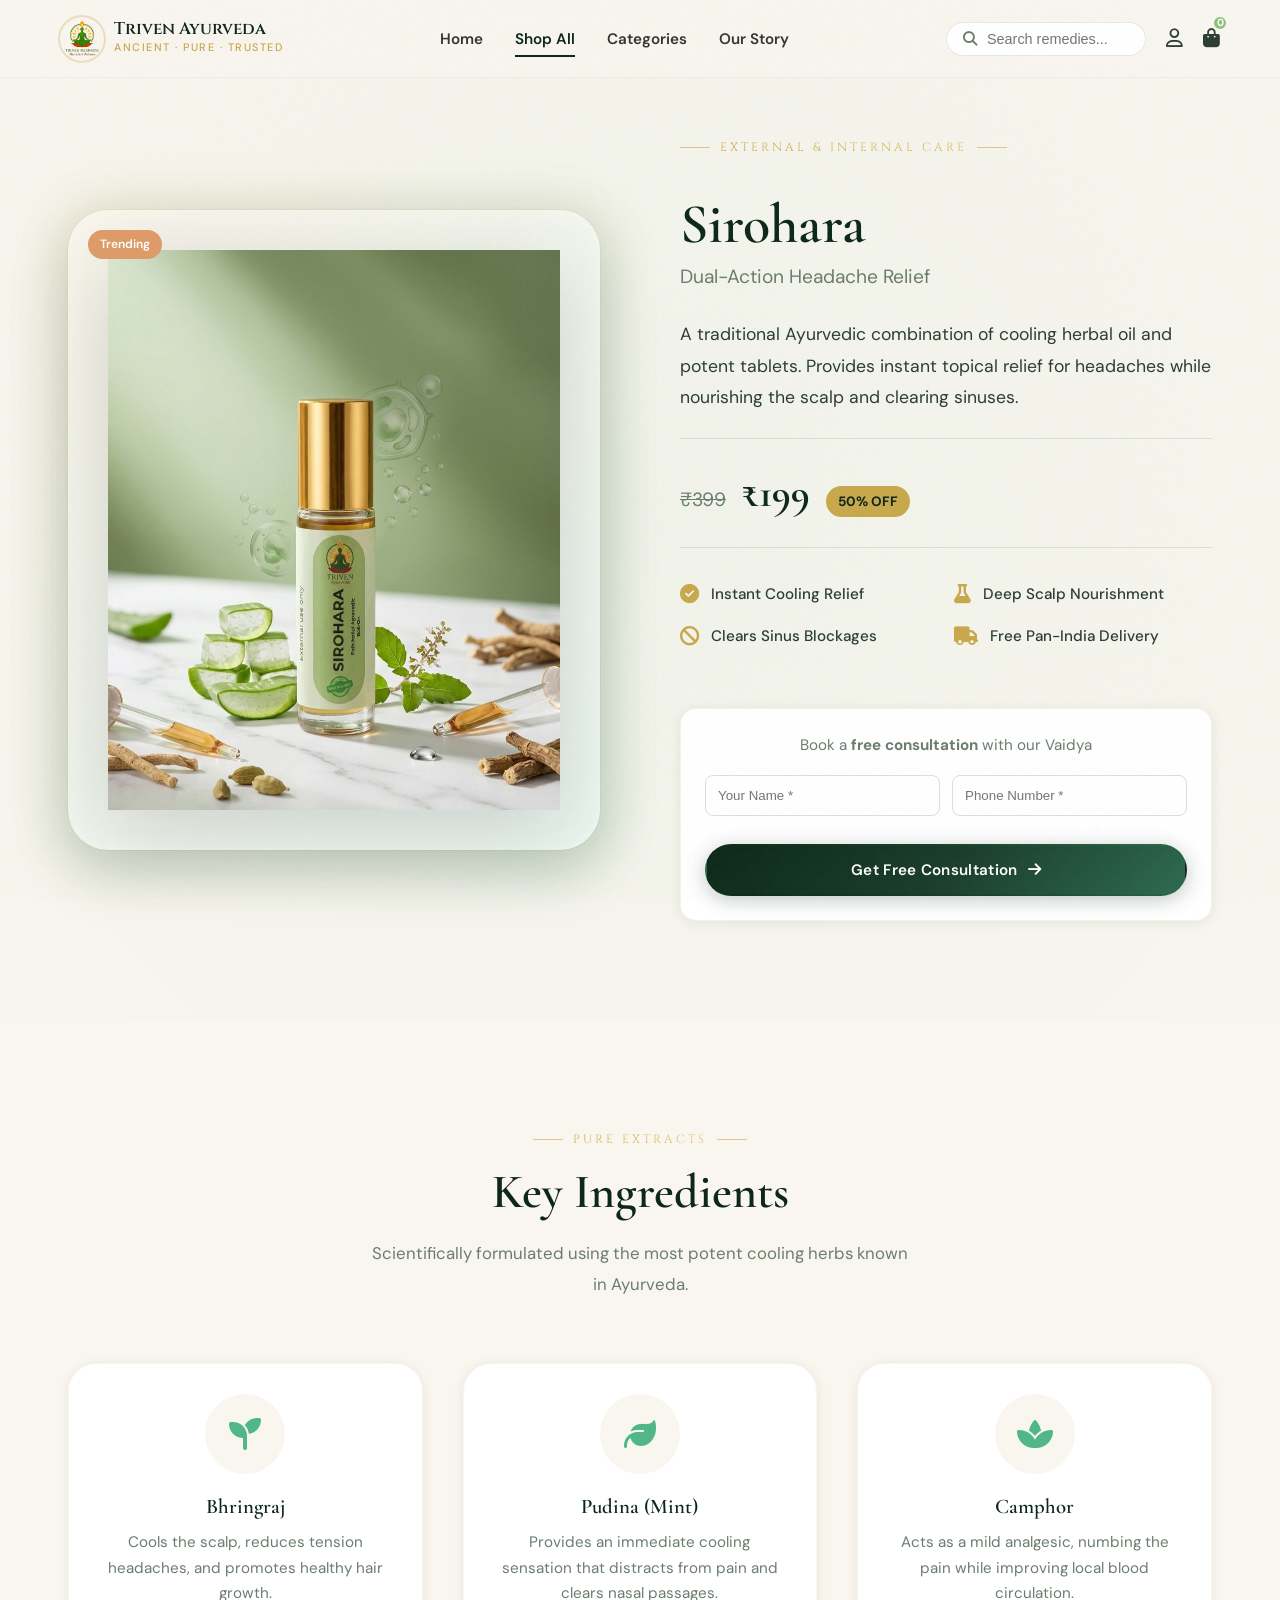
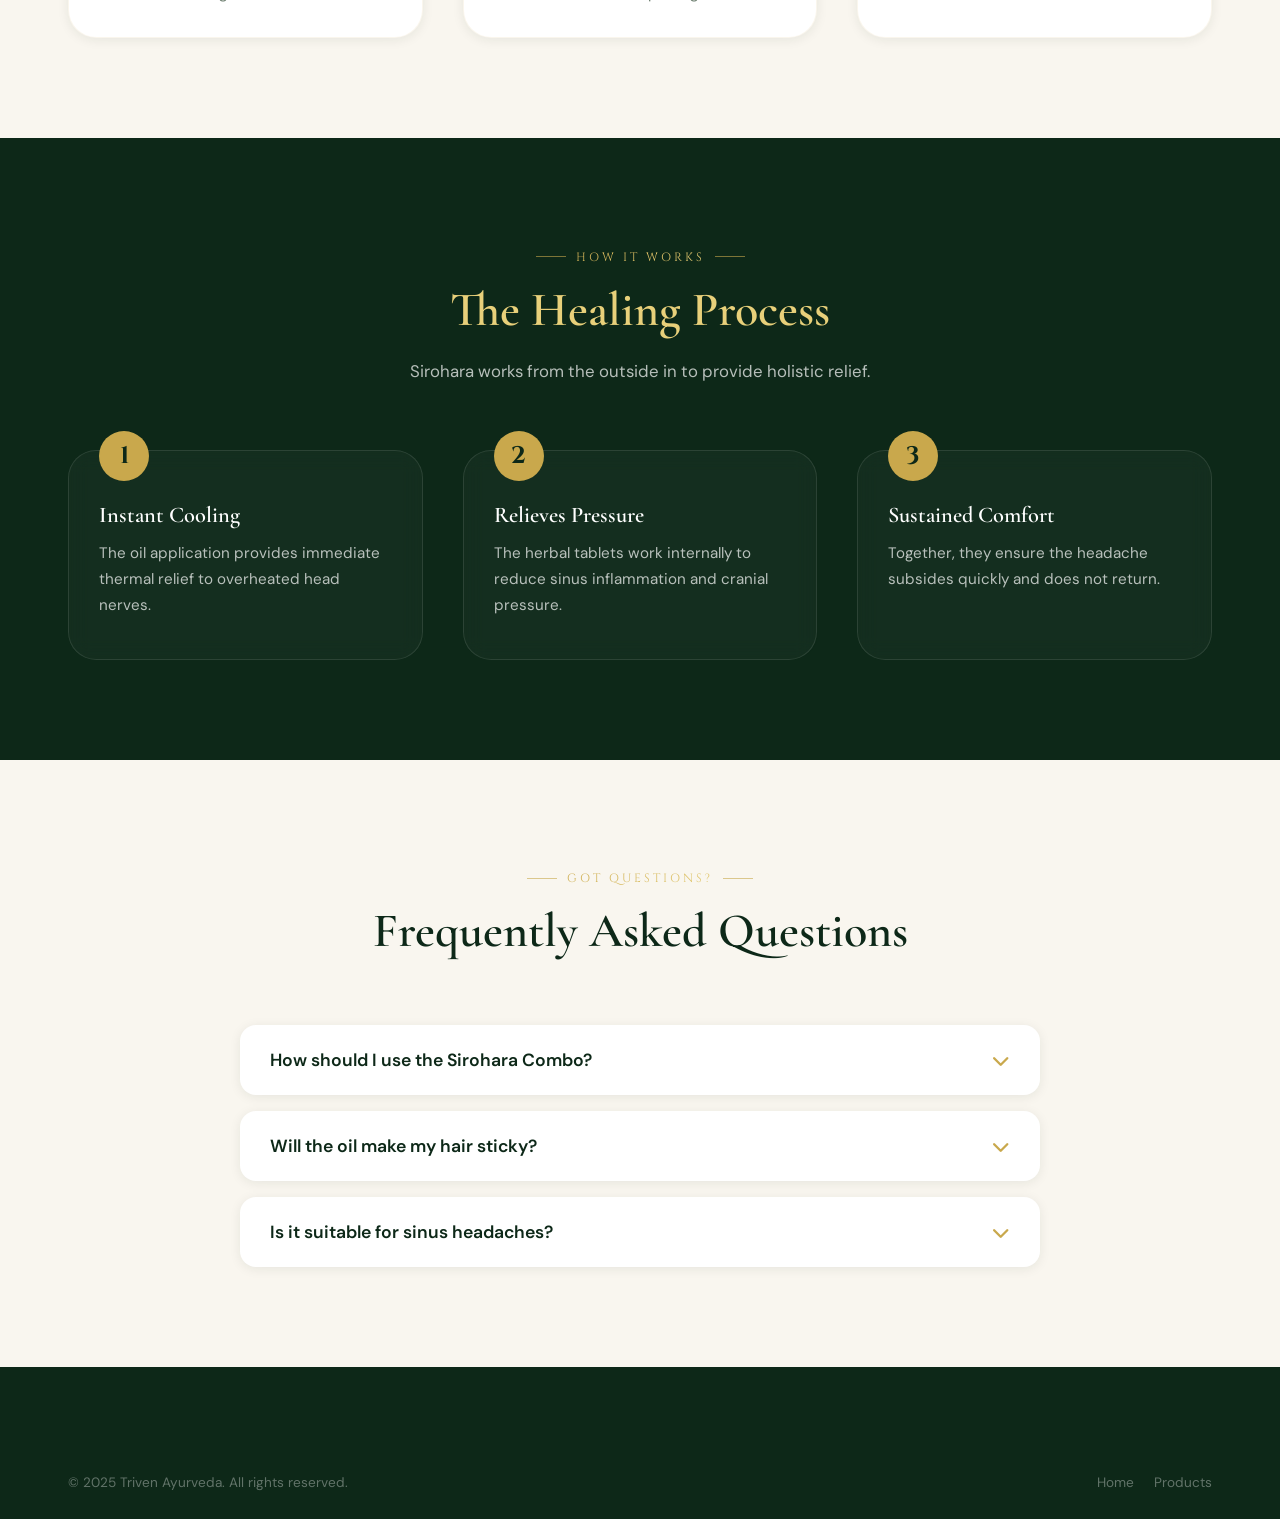
<file: sirohara.html>
<!DOCTYPE html>
<html lang="en">
<head>
  <meta charset="UTF-8" />
  <meta name="viewport" content="width=device-width, initial-scale=1.0" />
  <title>Sirohara — Headache & Scalp Relief | Triven Ayurveda</title>
  <meta name="description" content="Sirohara by Triven Ayurveda — Herbal oil & tablet combo for headache relief and scalp nourishment. 50% OFF. ₹199 only." />
  <link rel="stylesheet" href="Triven.css" />
  <link rel="stylesheet" href="premium.css" />
  <link rel="stylesheet" href="https://cdnjs.cloudflare.com/ajax/libs/font-awesome/6.5.0/css/all.min.css" />
</head>
<body>

  <div id="scroll-progress"></div>

  <nav class="navbar" id="navbar">
    <div class="nav-container">
      <a href="index.html" class="logo">
        <img src="assets/Trivenlogo.png" alt="Triven Ayurveda Logo" />
        <div class="logo-text">
          <span class="logo-name">Triven Ayurveda</span>
          <span class="logo-tagline">Ancient · Pure · Trusted</span>
        </div>
      </a>
      <ul class="nav-links" id="navLinks">
        <li><a href="index.html">Home</a></li>
        <li><a href="products.html" class="active">Shop All</a></li>
        <li><a href="categories.html">Categories</a></li>
        <li><a href="about.html">Our Story</a></li>
      </ul>

      <div class="nav-tools">
        <div class="search-bar">
          <i class="fas fa-search"></i>
          <input type="text" placeholder="Search remedies..." />
        </div>
        <a href="#" class="nav-icon" aria-label="Account"><i class="far fa-user"></i></a>
        <a href="#" class="nav-icon cart-icon" aria-label="Cart">
          <i class="fas fa-shopping-bag"></i>
          <span class="cart-count">0</span>
        </a>
      </div>
      <button class="hamburger" id="hamburger" aria-label="Toggle menu">
        <span></span><span></span><span></span>
      </button>
    </div>
  </nav>

  <!-- PREMIUM HERO -->
  <section class="premium-landing">
    <div class="container premium-grid">
      <div class="premium-img-wrap reveal-left">
        <span class="product-badge badge-trending" style="position: absolute; top: 20px; left: 20px; z-index: 2;">Trending</span>
        <img src="assets/productimg5.png" alt="Sirohara Oil and Tablets" />
      </div>
      
      <div class="premium-info reveal-right">
        <span class="section-tag">External & Internal Care</span>
        <h1>Sirohara <span>Dual-Action Headache Relief</span></h1>
        <p class="premium-desc">
          A traditional Ayurvedic combination of cooling herbal oil and potent tablets. Provides instant topical relief for headaches while nourishing the scalp and clearing sinuses.
        </p>
        
        <div class="premium-price-box">
          <span class="premium-old-price">₹399</span>
          <span class="premium-price">₹199</span>
          <span class="premium-discount">50% OFF</span>
        </div>
        
        <ul class="premium-features">
          <li><i class="fas fa-check-circle"></i> Instant Cooling Relief</li>
          <li><i class="fas fa-flask"></i> Deep Scalp Nourishment</li>
          <li><i class="fas fa-ban"></i> Clears Sinus Blockages</li>
          <li><i class="fas fa-truck"></i> Free Pan-India Delivery</li>
        </ul>
        
        <div class="product-cta-box" style="margin-top:24px; padding:24px; border-radius:16px; background:var(--white); box-shadow:var(--shadow-sm); border:1px solid rgba(201,168,76,0.15);">
          <p style="text-align:center; margin-bottom:16px; color:var(--text-muted); font-size:0.95rem;">Book a <strong>free consultation</strong> with our Vaidya</p>
          <form class="contact-form" id="contactForm">
            <div style="display:grid; grid-template-columns:1fr 1fr; gap:12px; margin-bottom:12px;">
              <input type="text" id="leadName" placeholder="Your Name *" required style="padding:12px; border-radius:8px; border:1px solid #ddd; width:100%;" />
              <input type="tel" id="leadPhone" placeholder="Phone Number *" required style="padding:12px; border-radius:8px; border:1px solid #ddd; width:100%;" />
            </div>
            <input type="hidden" id="leadProblem" value="Interested in Sirohara" />
            <button type="submit" class="btn btn-primary" style="width:100%; justify-content:center;">
              Get Free Consultation <i class="fas fa-arrow-right"></i>
            </button>
          </form>
        </div>
      </div>
    </div>
  </section>

  <!-- INGREDIENTS SECTION -->
  <section class="premium-ingredients">
    <div class="container">
      <div class="section-header reveal">
        <p class="section-tag">Pure Extracts</p>
        <h2>Key Ingredients</h2>
        <p class="section-sub">Scientifically formulated using the most potent cooling herbs known in Ayurveda.</p>
      </div>
      <div class="ingredients-grid">
        <div class="ingredient-card reveal">
          <div class="ingredient-icon"><i class="fas fa-seedling"></i></div>
          <h3>Bhringraj</h3>
          <p>Cools the scalp, reduces tension headaches, and promotes healthy hair growth.</p>
        </div>
        <div class="ingredient-card reveal">
          <div class="ingredient-icon"><i class="fas fa-leaf"></i></div>
          <h3>Pudina (Mint)</h3>
          <p>Provides an immediate cooling sensation that distracts from pain and clears nasal passages.</p>
        </div>
        <div class="ingredient-card reveal">
          <div class="ingredient-icon"><i class="fas fa-spa"></i></div>
          <h3>Camphor</h3>
          <p>Acts as a mild analgesic, numbing the pain while improving local blood circulation.</p>
        </div>
      </div>
    </div>
  </section>

  <!-- HOW IT WORKS SECTION -->
  <section class="premium-benefits">
    <div class="container">
      <div class="section-header reveal">
        <p class="section-tag">How It Works</p>
        <h2>The Healing Process</h2>
        <p class="section-sub">Sirohara works from the outside in to provide holistic relief.</p>
      </div>
      <div class="benefits-steps">
        <div class="step-card reveal">
          <h3>Instant Cooling</h3>
          <p>The oil application provides immediate thermal relief to overheated head nerves.</p>
        </div>
        <div class="step-card reveal">
          <h3>Relieves Pressure</h3>
          <p>The herbal tablets work internally to reduce sinus inflammation and cranial pressure.</p>
        </div>
        <div class="step-card reveal">
          <h3>Sustained Comfort</h3>
          <p>Together, they ensure the headache subsides quickly and does not return.</p>
        </div>
      </div>
    </div>
  </section>

  <!-- FAQ SECTION -->
  <section class="premium-faq">
    <div class="container">
      <div class="section-header reveal">
        <p class="section-tag">Got Questions?</p>
        <h2>Frequently Asked Questions</h2>
      </div>
      <div class="faq-container">
        <div class="faq-item reveal">
          <button class="faq-question" aria-expanded="false" onclick="this.setAttribute('aria-expanded', this.getAttribute('aria-expanded') === 'true' ? 'false' : 'true')">
            How should I use the Sirohara Combo? <i class="fas fa-chevron-down"></i>
          </button>
          <div class="faq-answer">
            <p>Massage the Sirohara oil gently into your scalp and forehead for 5-10 minutes. Take the tablet with warm water after a meal. For best results, use at the onset of a headache.</p>
          </div>
        </div>
        <div class="faq-item reveal">
          <button class="faq-question" aria-expanded="false" onclick="this.setAttribute('aria-expanded', this.getAttribute('aria-expanded') === 'true' ? 'false' : 'true')">
            Will the oil make my hair sticky? <i class="fas fa-chevron-down"></i>
          </button>
          <div class="faq-answer">
            <p>Sirohara oil is formulated to be non-greasy and absorbs quickly into the scalp, leaving no heavy sticky residue.</p>
          </div>
        </div>
        <div class="faq-item reveal">
          <button class="faq-question" aria-expanded="false" onclick="this.setAttribute('aria-expanded', this.getAttribute('aria-expanded') === 'true' ? 'false' : 'true')">
            Is it suitable for sinus headaches? <i class="fas fa-chevron-down"></i>
          </button>
          <div class="faq-answer">
            <p>Yes, the camphor and mint in Sirohara are highly effective at clearing sinus blockages and relieving the associated pressure and pain.</p>
          </div>
        </div>
      </div>
    </div>
  </section>

  <footer class="footer">
    <div class="footer-bottom container" style="padding:24px 28px;">
      <p>© 2025 Triven Ayurveda. All rights reserved.</p>
      <div class="footer-bottom-links">
        <a href="index.html">Home</a>
        <a href="products.html">Products</a>
      </div>
    </div>
  </footer>


  <script src="Triven.js"></script>
  <script src="auth.js"></script>
</body>
</html>
</file>
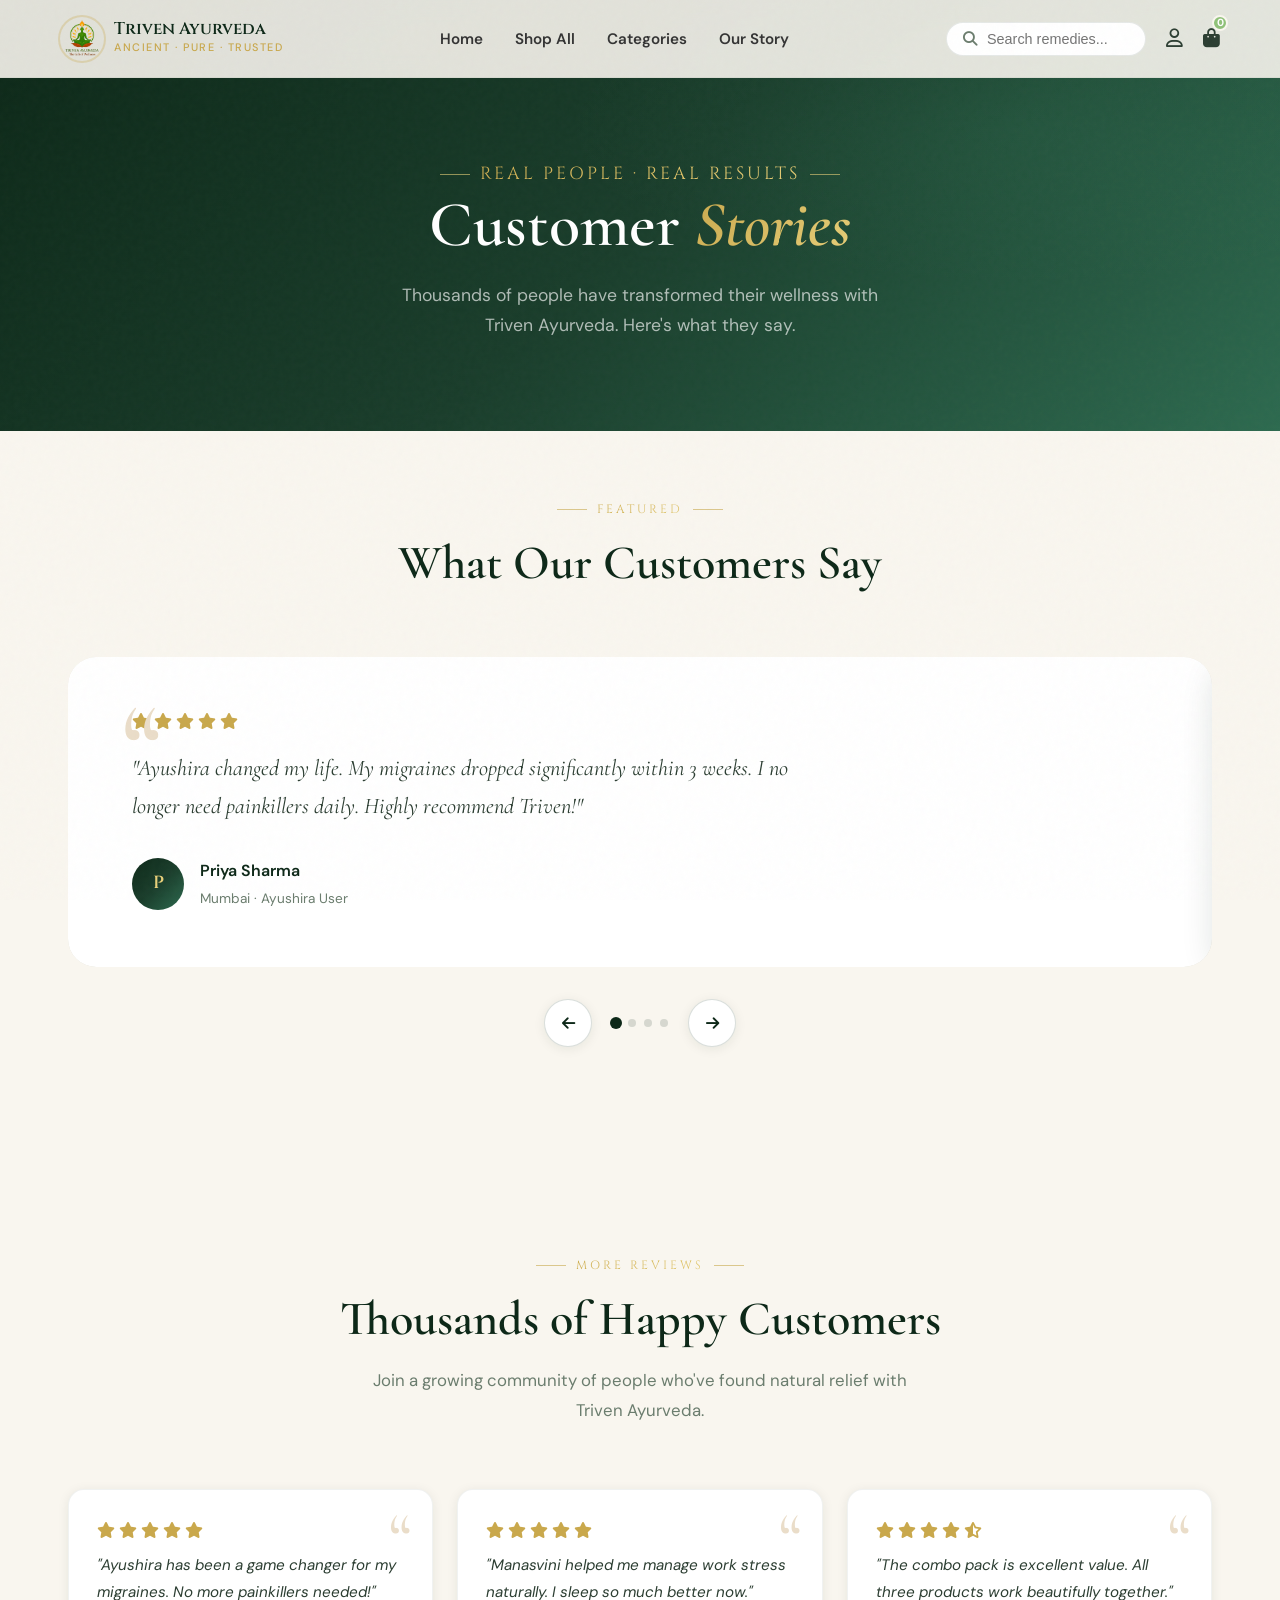
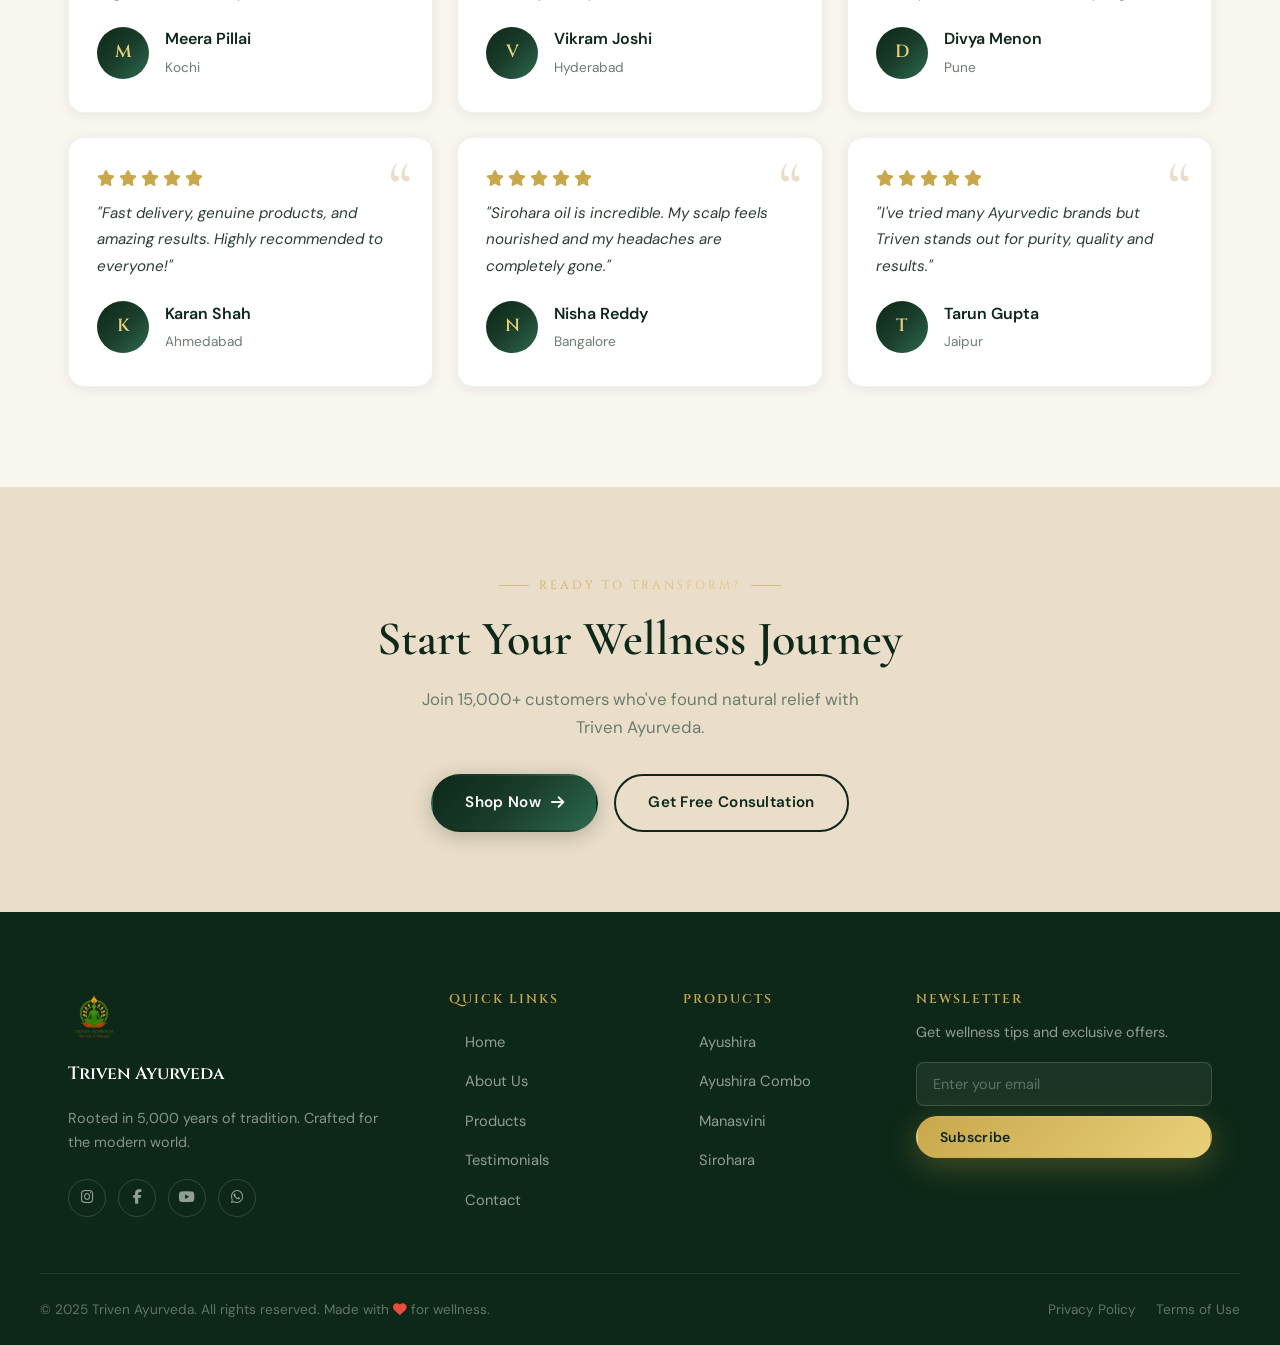
<file: testimonials.html>
<!DOCTYPE html>
<html lang="en">
<head>
  <meta charset="UTF-8" />
  <meta name="viewport" content="width=device-width, initial-scale=1.0" />
  <title>Customer Stories — Triven Ayurveda</title>
  <meta name="description" content="Real stories from real people who transformed their wellness with Triven Ayurveda's authentic Ayurvedic products." />
  <link rel="stylesheet" href="Triven.css" />
  <link rel="stylesheet" href="testimonials.css" />
  <link rel="stylesheet" href="https://cdnjs.cloudflare.com/ajax/libs/font-awesome/6.5.0/css/all.min.css" />
  
</head>
<body>

  <div id="scroll-progress"></div>

  <!-- NAVBAR -->
  <nav class="navbar" id="navbar">
    <div class="nav-container">
      <a href="index.html" class="logo">
        <img src="assets/Trivenlogo.png" alt="Triven Ayurveda Logo" />
        <div class="logo-text">
          <span class="logo-name">Triven Ayurveda</span>
          <span class="logo-tagline">Ancient · Pure · Trusted</span>
        </div>
      </a>
      <ul class="nav-links" id="navLinks">
        <li><a href="index.html">Home</a></li>
        <li><a href="products.html">Shop All</a></li>
        <li><a href="categories.html">Categories</a></li>
        <li><a href="about.html">Our Story</a></li>
      </ul>

      <div class="nav-tools">
        <div class="search-bar">
          <i class="fas fa-search"></i>
          <input type="text" placeholder="Search remedies..." />
        </div>
        <a href="#" class="nav-icon" aria-label="Account"><i class="far fa-user"></i></a>
        <a href="#" class="nav-icon cart-icon" aria-label="Cart">
          <i class="fas fa-shopping-bag"></i>
          <span class="cart-count">0</span>
        </a>
      </div>
      <button class="hamburger" id="hamburger" aria-label="Toggle menu">
        <span></span><span></span><span></span>
      </button>
    </div>
  </nav>

  <!-- PAGE HERO -->
  <section class="testimonials-hero">
    <div class="bg-video-effect" style="background-image: url('https://images.unsplash.com/photo-1506126613408-eca07ce68773?q=80&w=1920&auto=format&fit=crop');"></div>
    <div class="container">
      <p class="section-tag">Real People · Real Results</p>
      <h1>Customer <em>Stories</em></h1>
      <p>Thousands of people have transformed their wellness with Triven Ayurveda. Here's what they say.</p>
    </div>
  </section>

  <!-- FEATURED SLIDER -->
  <section class="testimonials" style="padding-top: 60px;">
    <div class="container">
      <div class="section-header reveal">
        <p class="section-tag">Featured</p>
        <h2>What Our Customers Say</h2>
      </div>
      <div class="testimonials-slider" id="testimonialSlider">
        <div class="testimonial-track" id="testimonialTrack">
          <div class="testimonial-card">
            <div class="stars"><i class="fas fa-star"></i><i class="fas fa-star"></i><i class="fas fa-star"></i><i class="fas fa-star"></i><i class="fas fa-star"></i></div>
            <p>"Ayushira changed my life. My migraines dropped significantly within 3 weeks. I no longer need painkillers daily. Highly recommend Triven!"</p>
            <div class="reviewer">
              <div class="avatar">P</div>
              <div><strong>Priya Sharma</strong><span>Mumbai · Ayushira User</span></div>
            </div>
          </div>
          <div class="testimonial-card">
            <div class="stars"><i class="fas fa-star"></i><i class="fas fa-star"></i><i class="fas fa-star"></i><i class="fas fa-star"></i><i class="fas fa-star"></i></div>
            <p>"Manasvini has improved my focus tremendously. I feel lighter, calmer and more energetic every single day since starting the course."</p>
            <div class="reviewer">
              <div class="avatar">R</div>
              <div><strong>Rahul Verma</strong><span>Delhi · Manasvini User</span></div>
            </div>
          </div>
          <div class="testimonial-card">
            <div class="stars"><i class="fas fa-star"></i><i class="fas fa-star"></i><i class="fas fa-star"></i><i class="fas fa-star"></i><i class="fas fa-star-half-alt"></i></div>
            <p>"Sirohara helped me with headaches during my board exams. Pure, effective, and absolutely no side effects — what more could you ask for?"</p>
            <div class="reviewer">
              <div class="avatar">A</div>
              <div><strong>Ananya Iyer</strong><span>Bangalore · Sirohara User</span></div>
            </div>
          </div>
          <div class="testimonial-card">
            <div class="stars"><i class="fas fa-star"></i><i class="fas fa-star"></i><i class="fas fa-star"></i><i class="fas fa-star"></i><i class="fas fa-star"></i></div>
            <p>"Quality is truly unmatched. You can feel the authenticity in every product. Triven Ayurveda has become my family's go-to wellness brand."</p>
            <div class="reviewer">
              <div class="avatar">S</div>
              <div><strong>Suresh Nair</strong><span>Chennai · Combo Pack User</span></div>
            </div>
          </div>
        </div>
      </div>
      <div class="slider-controls">
        <button id="prevBtn" aria-label="Previous"><i class="fas fa-arrow-left"></i></button>
        <div class="dots" id="dots"></div>
        <button id="nextBtn" aria-label="Next"><i class="fas fa-arrow-right"></i></button>
      </div>
    </div>
  </section>

  <!-- ALL REVIEWS GRID -->
  <section class="reviews-grid-section">
    <div class="container">
      <div class="section-header reveal">
        <p class="section-tag">More Reviews</p>
        <h2>Thousands of Happy Customers</h2>
        <p class="section-sub">Join a growing community of people who've found natural relief with Triven Ayurveda.</p>
      </div>
      <div class="reviews-grid">
        <div class="review-card reveal">
          <div class="stars"><i class="fas fa-star"></i><i class="fas fa-star"></i><i class="fas fa-star"></i><i class="fas fa-star"></i><i class="fas fa-star"></i></div>
          <p>"Ayushira has been a game changer for my migraines. No more painkillers needed!"</p>
          <div class="reviewer"><div class="avatar">M</div><div><strong>Meera Pillai</strong><span>Kochi</span></div></div>
        </div>
        <div class="review-card reveal">
          <div class="stars"><i class="fas fa-star"></i><i class="fas fa-star"></i><i class="fas fa-star"></i><i class="fas fa-star"></i><i class="fas fa-star"></i></div>
          <p>"Manasvini helped me manage work stress naturally. I sleep so much better now."</p>
          <div class="reviewer"><div class="avatar">V</div><div><strong>Vikram Joshi</strong><span>Hyderabad</span></div></div>
        </div>
        <div class="review-card reveal">
          <div class="stars"><i class="fas fa-star"></i><i class="fas fa-star"></i><i class="fas fa-star"></i><i class="fas fa-star"></i><i class="fas fa-star-half-alt"></i></div>
          <p>"The combo pack is excellent value. All three products work beautifully together."</p>
          <div class="reviewer"><div class="avatar">D</div><div><strong>Divya Menon</strong><span>Pune</span></div></div>
        </div>
        <div class="review-card reveal">
          <div class="stars"><i class="fas fa-star"></i><i class="fas fa-star"></i><i class="fas fa-star"></i><i class="fas fa-star"></i><i class="fas fa-star"></i></div>
          <p>"Fast delivery, genuine products, and amazing results. Highly recommended to everyone!"</p>
          <div class="reviewer"><div class="avatar">K</div><div><strong>Karan Shah</strong><span>Ahmedabad</span></div></div>
        </div>
        <div class="review-card reveal">
          <div class="stars"><i class="fas fa-star"></i><i class="fas fa-star"></i><i class="fas fa-star"></i><i class="fas fa-star"></i><i class="fas fa-star"></i></div>
          <p>"Sirohara oil is incredible. My scalp feels nourished and my headaches are completely gone."</p>
          <div class="reviewer"><div class="avatar">N</div><div><strong>Nisha Reddy</strong><span>Bangalore</span></div></div>
        </div>
        <div class="review-card reveal">
          <div class="stars"><i class="fas fa-star"></i><i class="fas fa-star"></i><i class="fas fa-star"></i><i class="fas fa-star"></i><i class="fas fa-star"></i></div>
          <p>"I've tried many Ayurvedic brands but Triven stands out for purity, quality and results."</p>
          <div class="reviewer"><div class="avatar">T</div><div><strong>Tarun Gupta</strong><span>Jaipur</span></div></div>
        </div>
      </div>
    </div>
  </section>

  <!-- CTA STRIP -->
  <section style="background: var(--cream-dark); padding: 80px 0; text-align: center;">
    <div class="container reveal">
      <p class="section-tag" style="justify-content:center;">Ready to Transform?</p>
      <h2 style="font-family:'Cormorant Garamond',serif;font-size:clamp(2rem,4vw,3rem);color:var(--forest);margin-bottom:16px;">Start Your Wellness Journey</h2>
      <p style="color:var(--text-muted);max-width:480px;margin:0 auto 32px;font-size:1.05rem;">Join 15,000+ customers who've found natural relief with Triven Ayurveda.</p>
      <div style="display:flex;gap:16px;justify-content:center;flex-wrap:wrap;">
        <a href="products.html" class="btn btn-primary">Shop Now <i class="fas fa-arrow-right"></i></a>
        <a href="contact.html" class="btn btn-outline">Get Free Consultation</a>
      </div>
    </div>
  </section>

  <!-- FOOTER -->
  <footer class="footer">
    <div class="container footer-grid">
      <div class="footer-brand">
        <img src="assets/Trivenlogo.png" alt="Triven Ayurveda" />
        <span class="footer-brand-name">Triven Ayurveda</span>
        <p>Rooted in 5,000 years of tradition. Crafted for the modern world.</p>
        <div class="footer-social">
          <a href="#" aria-label="Instagram"><i class="fab fa-instagram"></i></a>
          <a href="#" aria-label="Facebook"><i class="fab fa-facebook-f"></i></a>
          <a href="#" aria-label="YouTube"><i class="fab fa-youtube"></i></a>
          <a href="#" aria-label="WhatsApp"><i class="fab fa-whatsapp"></i></a>
        </div>
      </div>
      <div class="footer-links-row">
        <div class="footer-links">
          <h4>Quick Links</h4>
          <ul>
            <li><a href="index.html">Home</a></li>
            <li><a href="about.html">About Us</a></li>
            <li><a href="products.html">Products</a></li>
            <li><a href="testimonials.html">Testimonials</a></li>
            <li><a href="contact.html">Contact</a></li>
          </ul>
        </div>
        <div class="footer-links">
          <h4>Products</h4>
          <ul>
            <li><a href="products.html">Ayushira</a></li>
            <li><a href="products.html">Ayushira Combo</a></li>
            <li><a href="products.html">Manasvini</a></li>
            <li><a href="products.html">Sirohara</a></li>
          </ul>
        </div>
      </div>
      <div class="footer-newsletter">
        <h4>Newsletter</h4>
        <p>Get wellness tips and exclusive offers.</p>
        <div class="newsletter-form">
          <input type="email" placeholder="Enter your email" />
          <button class="btn btn-gold btn-sm">Subscribe</button>
        </div>
      </div>
    </div>
    <div class="footer-bottom container">
      <p>© 2025 Triven Ayurveda. All rights reserved. Made with <i class="fas fa-heart"></i> for wellness.</p>
      <div class="footer-bottom-links">
        <a href="#">Privacy Policy</a>
        <a href="#">Terms of Use</a>
      </div>
    </div>
  </footer>

  <a href="#" class="back-to-top" id="backToTop"><i class="fas fa-arrow-up"></i></a>


  <script src="config.js"></script>
  <script src="Triven.js"></script>
  <script src="auth.js"></script>
  <script>
    const callBarDoc = document.querySelector('.call-bar-doctor');
    const doctors = ['assets/Doctor1.png', 'assets/Doctor2.png'];
    let idx = 0;
    setInterval(() => {
      idx = (idx + 1) % doctors.length;
      callBarDoc.style.opacity = '0';
      setTimeout(() => { callBarDoc.src = doctors[idx]; callBarDoc.style.opacity = '1'; }, 400);
    }, 3000);
  </script>
</body>
</html>
</file>
<file: Triven.css>
/* ===================================
   TRIVEN AYURVEDA — PREMIUM DESIGN SYSTEM
   =================================== */

@import url('https://fonts.googleapis.com/css2?family=Cormorant+Garamond:ital,wght@0,400;0,600;0,700;1,400;1,600&family=DM+Sans:wght@300;400;500;600&family=Cinzel:wght@400;600&family=Outfit:wght@400;500;600;700;800&display=swap');

/* ===== CSS VARIABLES ===== */
:root {
  /* Core Palette */
  --forest:       #0d2818;
  --forest-mid:   #1a3d2b;
  --forest-light: #2d6a4f;
  --sage:         #52b788;
  --sage-light:   #95d5b2;
  --gold:         #c9a84c;
  --gold-light:   #e8d07a;
  --gold-pale:    #fdf3d7;
  --cream:        #f9f6ef;
  --cream-dark:   #eaddc9;
  --ivory:        #f9f6ef;
  --charcoal:     #1c2b22;
  --text:         #2c3e32;
  --text-muted:   #6b7d6e;
  --white:        #ffffff;


  /* Gradients */
  --grad-forest: linear-gradient(135deg, #0d2818 0%, #1a3d2b 50%, #2d6a4f 100%);
  --grad-gold:   linear-gradient(135deg, #c9a84c 0%, #e8d07a 100%);
  --grad-sage:   linear-gradient(135deg, #52b788 0%, #95d5b2 100%);
  --grad-glass:  linear-gradient(135deg, rgba(255,255,255,0.12) 0%, rgba(255,255,255,0.04) 100%);

  /* Shadows */
  --shadow-sm:   0 2px 12px rgba(13,40,24,0.08);
  --shadow-md:   0 8px 32px rgba(13,40,24,0.12);
  --shadow-lg:   0 20px 60px rgba(13,40,24,0.18);
  --shadow-gold: 0 8px 32px rgba(201,168,76,0.3);

  /* Layout */
  --radius-sm:   8px;
  --radius-md:   16px;
  --radius-lg:   28px;
  --radius-xl:   40px;
  --radius-full: 9999px;

  /* Animation */
  --ease:        cubic-bezier(0.16, 1, 0.3, 1); /* Ultra smooth premium Apple-style curve */
  --ease-spring: cubic-bezier(0.34, 1.56, 0.64, 1);
  --dur-fast:    0.3s;
  --dur-mid:     0.5s;
  --dur-slow:    0.8s;
}

/* ===== LUXURY TEXT GRADIENTS ===== */
h1 em, .section-tag, .consult-left h2 span {
  background: var(--grad-gold);
  -webkit-background-clip: text;
  background-clip: text;
  -webkit-text-fill-color: transparent;
  display: inline-block;
  line-height: 1.2;
}

/* ===== RESET ===== */
*, *::before, *::after { margin: 0; padding: 0; box-sizing: border-box; }
html {
  scroll-behavior: smooth;
  scroll-padding-top: 80px;
  overflow-x: hidden;
  max-width: 100%;
}
body {
  font-family: 'DM Sans', sans-serif;
  background: var(--cream);
  color: var(--text);
  line-height: 1.7;
  overflow-x: hidden;
  max-width: 100%;
  width: 100%;
}
body::before {
  content: '';
  position: fixed;
  inset: 0;
  pointer-events: none;
  z-index: 99999;
  background-image: url("data:image/svg+xml,%3Csvg viewBox='0 0 200 200' xmlns='http://www.w3.org/2000/svg'%3E%3Cfilter id='n'%3E%3CfeTurbulence type='fractalNoise' baseFrequency='0.8' numOctaves='3' stitchTiles='stitch'/%3E%3C/filter%3E%3Crect width='100%25' height='100%25' filter='url(%23n)'/%3E%3C/svg%3E");
  opacity: 0.025; /* Super subtle grain */
}
img { display: block; max-width: 100%; }
a { text-decoration: none; color: inherit; }
button { font-family: inherit; cursor: pointer; }
h1, h2, h3, h4 {
  font-family: 'Cormorant Garamond', serif;
  line-height: 1.25;
  font-weight: 600;
}

/* ===== SCROLLBAR ===== */
::-webkit-scrollbar { width: 5px; }
::-webkit-scrollbar-track { background: var(--cream); }
::-webkit-scrollbar-thumb { background: var(--forest-light); border-radius: 10px; }

/* ===== SCROLL REVEAL ===== */
.reveal {
  opacity: 0;
  transform: translateY(36px);
  transition: opacity 0.7s var(--ease), transform 0.7s var(--ease);
}
.reveal.visible { opacity: 1; transform: translateY(0); }
.reveal-left { opacity: 0; transform: translateX(-40px); transition: opacity 0.7s var(--ease), transform 0.7s var(--ease); }
.reveal-left.visible { opacity: 1; transform: translateX(0); }
.reveal-right { opacity: 0; transform: translateX(40px); transition: opacity 0.7s var(--ease), transform 0.7s var(--ease); }
.reveal-right.visible { opacity: 1; transform: translateX(0); }

/* ===== SCROLL PROGRESS ===== */
#scroll-progress {
  position: fixed;
  top: 0; left: 0;
  height: 3px;
  background: var(--grad-gold);
  z-index: 9999;
  width: 0%;
  transition: width 0.1s linear;
}

/* ===== CONTAINER ===== */
.container { max-width: 1200px; margin: 0 auto; padding: 0 28px; }
section { padding: 100px 0; }

/* ===================================
   BUTTONS
   =================================== */
.btn {
  display: inline-flex;
  align-items: center;
  gap: 10px;
  padding: 14px 32px;
  border-radius: var(--radius-full);
  font-family: 'DM Sans', sans-serif;
  font-weight: 600;
  font-size: 0.95rem;
  letter-spacing: 0.3px;
  border: 2px solid transparent;
  cursor: pointer;
  transition: all var(--dur-mid) var(--ease);
  position: relative;
  overflow: hidden;
}
.btn::before {
  content: '';
  position: absolute;
  inset: 0;
  background: rgba(255,255,255,0.12);
  opacity: 0;
  transition: opacity var(--dur-fast);
}
.btn:hover::before { opacity: 1; }

.btn-primary {
  background: var(--grad-forest);
  color: var(--white);
  border-color: transparent;
  box-shadow: 0 4px 20px rgba(13,40,24,0.25);
}
.btn-primary:hover {
  transform: translateY(-3px);
  box-shadow: 0 10px 32px rgba(13,40,24,0.35);
}

.btn-gold {
  background: var(--grad-gold);
  color: var(--forest);
  border-color: transparent;
  box-shadow: var(--shadow-gold);
}
.btn-gold:hover { transform: translateY(-3px); box-shadow: 0 12px 40px rgba(201,168,76,0.45); }

.btn-outline {
  background: transparent;
  color: var(--forest);
  border-color: var(--forest);
}
.btn-outline:hover { background: var(--forest); color: var(--white); transform: translateY(-2px); }

.btn-outline-light {
  background: transparent;
  color: var(--white);
  border-color: rgba(255,255,255,0.5);
}
.btn-outline-light:hover { background: rgba(255,255,255,0.12); border-color: var(--white); }

.btn-sm { padding: 10px 22px; font-size: 0.88rem; }

/* ===================================
   SECTION HEADERS
   =================================== */
.section-header { text-align: center; margin-bottom: 64px; }
.section-tag {
  display: inline-flex;
  align-items: center;
  gap: 10px;
  font-family: 'Cinzel', serif;
  font-size: 0.75rem;
  letter-spacing: 3px;
  text-transform: uppercase;
  color: var(--gold);
  margin-bottom: 16px;
}
.section-tag::before, .section-tag::after {
  content: '';
  display: block;
  width: 30px;
  height: 1px;
  background: var(--gold);
  opacity: 0.6;
}
.section-header h2 {
  font-size: clamp(2rem, 4vw, 3rem);
  color: var(--forest);
  margin-bottom: 16px;
}
.section-sub {
  color: var(--text-muted);
  max-width: 540px;
  margin: 0 auto;
  font-size: 1.05rem;
  line-height: 1.8;
}

/* ===================================
   NAVBAR
   =================================== */
.navbar {
  position: fixed;
  top: 0; left: 0; right: 0;
  z-index: 1000;
  height: 78px;
  transition: all var(--dur-mid) var(--ease);
  width: 100%;
}
.navbar::before {
  content: '';
  position: absolute;
  inset: 0;
  background: rgba(249, 246, 239, 0.90); /* Matches #f9f6ef */
  backdrop-filter: blur(12px);
  transition: all var(--dur-mid) var(--ease);
  border-bottom: 1px solid rgba(13, 40, 24, 0.05);
}
.navbar.scrolled::before {
  background: rgba(249, 246, 239, 0.98);
  backdrop-filter: blur(20px);
  box-shadow: 0 4px 20px rgba(13, 40, 24, 0.08);
  border-bottom: 1px solid rgba(13, 40, 24, 0.1);
}
.nav-container {
  max-width: 1200px;
  margin: 0 auto;
  padding: 0 20px;
  height: 100%;
  display: flex;
  align-items: center;
  justify-content: space-between;
  position: relative;
  z-index: 1;
  min-width: 0;
}
.logo {
  display: flex;
  align-items: center;
  gap: 10px;
  min-width: 0;
  flex-shrink: 1;
}
.logo img {
  height: 44px; width: 44px;
  object-fit: contain;
  border-radius: 50%;
  box-shadow: 0 0 0 2px rgba(201,168,76,0.3);
  transition: box-shadow var(--dur-mid);
}
.logo:hover img { box-shadow: 0 0 0 3px var(--gold); }
.logo-text { display: flex; flex-direction: column; }
.logo-name {
  font-family: 'Cinzel', serif;
  font-size: 1.05rem;
  color: var(--forest);
  font-weight: 600;
  line-height: 1;
  white-space: nowrap;
}
.logo-tagline {
  font-size: 0.68rem;
  color: var(--gold);
  letter-spacing: 1.5px;
  text-transform: uppercase;
  font-weight: 500;
}

.nav-links {
  display: flex;
  list-style: none;
  gap: 32px;
  align-items: center;
}
.nav-links a {
  font-size: 0.95rem;
  font-weight: 600;
  color: #333;
  position: relative;
  transition: color var(--dur-fast);
  padding: 8px 0;
}
.nav-links a::after {
  content: '';
  position: absolute;
  bottom: 0; left: 0;
  width: 0; height: 2px;
  background: var(--forest);
  transition: width var(--dur-mid) var(--ease);
}
.nav-links a:hover { color: var(--forest); }
.nav-links a:hover::after,
.nav-links a.active::after { width: 100%; }
.nav-links a.active { color: var(--forest); }

/* ===================================
   NAV TOOLS (SEARCH, USER, CART)
   =================================== */
.nav-tools {
  display: flex;
  align-items: center;
  gap: 20px;
}
.search-bar {
  display: flex;
  align-items: center;
  background: var(--white);
  border: 1px solid rgba(13, 40, 24, 0.1);
  border-radius: var(--radius-full);
  padding: 8px 16px;
  gap: 10px;
  width: 200px;
  transition: all 0.3s ease;
}
.search-bar:focus-within {
  border-color: var(--forest);
  box-shadow: 0 0 0 2px rgba(45, 90, 60, 0.1);
  width: 240px;
}
.search-bar i {
  color: var(--text-muted);
  font-size: 0.9rem;
}
.search-bar input {
  border: none;
  background: transparent;
  outline: none;
  width: 100%;
  font-size: 0.9rem;
  color: var(--text);
}
.nav-icon {
  color: var(--text);
  font-size: 1.2rem;
  transition: color 0.3s ease;
  position: relative;
  text-decoration: none;
}
.nav-icon:hover {
  color: var(--forest);
}
.cart-icon .cart-count {
  position: absolute;
  top: -8px;
  right: -8px;
  background: #90c279;
  color: var(--white);
  font-size: 0.65rem;
  font-weight: 700;
  height: 16px;
  width: 16px;
  display: flex;
  align-items: center;
  justify-content: center;
  border-radius: 50%;
  border: 2px solid var(--cream);
}

.nav-cta {
  background: var(--forest);
  color: var(--white) !important;
  padding: 10px 24px;
  border-radius: var(--radius-full);
  font-weight: 600 !important;
  transition: all var(--dur-mid) !important;
}
.nav-cta:hover { background: var(--forest-mid) !important; transform: translateY(-2px); }
.nav-cta::after { display: none !important; }

/* Mobile Drawer Elements default hidden on desktop */
.drawer-header {
  display: none !important;
}
.mobile-link-icon {
  display: none !important;
}

.hamburger {
  display: none;
  background: none;
  border: none;
  width: 40px; height: 40px;
  flex-direction: column;
  justify-content: center;
  gap: 5px;
  padding: 4px;
}
.hamburger span {
  display: block;
  width: 100%; height: 2px;
  background: var(--forest);
  border-radius: 2px;
  transition: all var(--dur-mid) var(--ease);
  transform-origin: center;
}
.hamburger.open span:nth-child(1) { transform: translateY(7px) rotate(45deg); }
.hamburger.open span:nth-child(2) { opacity: 0; transform: scaleX(0); }
.hamburger.open span:nth-child(3) { transform: translateY(-7px) rotate(-45deg); }

/* ===================================
   ANIMATED BACKGROUND EFFECT (VIDEO-LIKE)
   =================================== */
.bg-video-effect {
  position: absolute;
  inset: -10%;
  z-index: 0;
  background-size: cover;
  background-position: center;
  opacity: 0.25;
  animation: bgZoomFloat 25s ease-in-out infinite alternate;
  pointer-events: none;
  mix-blend-mode: luminosity; /* Blends nicely with the green hero background */
}
@keyframes bgZoomFloat {
  0% { transform: scale(1) translate(0, 0); }
  100% { transform: scale(1.08) translate(-1.5%, 1.5%); }
}

/* ===================================
   HERO — HOME
   =================================== */
.hero {
  min-height: 60vh;
  background: var(--cream); /* Light cream — matches #f9f6ef */
  display: flex;
  align-items: center;
  padding: 80px 0 48px;
  position: relative;
  overflow: hidden;
  width: 100%;
  box-sizing: border-box;
}
.hero-container {
  display: flex;
  align-items: center;
  gap: 60px;
  width: 100%;
}

.hero-left {
  flex: 1;
  display: flex;
  flex-direction: column;
  gap: 24px;
}

.hero-badge {
  display: inline-flex;
  align-items: center;
  background-color: #e5ecd6; /* Light green from image */
  color: #2c592a;
  font-family: 'Outfit', sans-serif;
  font-size: 0.8rem;
  font-weight: 600;
  padding: 6px 16px;
  border-radius: 99px;
  width: fit-content;
}

.hero-left h1 {
  font-family: 'Outfit', sans-serif !important;
  font-size: clamp(2.8rem, 5vw, 4.2rem);
  font-weight: 800;
  line-height: 1.05;
  letter-spacing: -1.5px;
  background: none !important;
  -webkit-text-fill-color: unset !important;
}

.text-dark {
  display: block;
  color: #1a1a1a;
  background: none !important;
  -webkit-text-fill-color: #1a1a1a !important;
}

.text-green {
  display: block;
  color: #2d5a27;
  background: none !important;
  -webkit-text-fill-color: #2d5a27 !important;
}

.hero-sub {
  color: #555;
  font-family: 'Outfit', sans-serif;
  font-size: 1.1rem;
  line-height: 1.6;
  max-width: 540px;
  margin-top: 8px;
}

.hero-btns {
  display: flex;
  gap: 16px;
  margin-top: 12px;
}

.btn-pill {
  border-radius: 99px !important;
  font-weight: 600;
  padding: 14px 28px !important;
  font-family: 'Outfit', sans-serif;
}

.hero-left .btn-primary {
  background-color: #2d5a27;
  color: #fff;
  border: none;
}

.hero-left .btn-primary:hover {
  background-color: #1f3f1b;
}

.hero-left .btn-outline {
  background-color: #fff;
  color: #2d5a27;
  border: 1px solid #e0e0e0;
}

.hero-left .btn-outline:hover {
  border-color: #2d5a27;
}

.hero-stats {
  display: flex;
  gap: 48px;
  margin-top: 40px;
  padding-top: 40px;
  border-top: 1px solid rgba(0,0,0,0.06);
}

.hero-stat-item h4 {
  font-family: 'Outfit', sans-serif !important;
  font-size: 1.8rem;
  font-weight: 700;
  color: #2d5a27;
  margin: 0;
  background: none !important;
  -webkit-text-fill-color: #2d5a27 !important;
}

.hero-stat-item p {
  font-family: 'Outfit', sans-serif;
  font-size: 0.9rem;
  color: #555;
  margin: 0;
  font-weight: 500;
}

/* Hero Right Image */
.hero-right {
  flex: 1;
  position: relative;
  display: flex;
  justify-content: flex-end;
}

.hero-img-wrap {
  position: relative;
  width: 100%;
  max-width: 600px;
  border-radius: 24px;
  box-shadow: 0 20px 40px rgba(0,0,0,0.08);
  overflow: visible;
}

.hero-main-img {
  width: 100%;
  height: 400px;
  object-fit: cover;
  display: block;
  border-radius: 24px;
}

/* Floating Badges */
.floating-badge {
  position: absolute;
  background: white;
  padding: 10px 20px;
  border-radius: 99px;
  display: flex;
  align-items: center;
  gap: 8px;
  font-family: 'Outfit', sans-serif;
  font-size: 0.85rem;
  font-weight: 600;
  color: #1a1a1a;
  box-shadow: 0 10px 30px rgba(0,0,0,0.1);
  z-index: 2;
}

.floating-badge i {
  color: #72a868; /* Light green icon */
  font-size: 1rem;
}

.badge-organic {
  top: 32px;
  left: 16px;
  animation: floatBadgeUp 3s ease-in-out infinite;
}

.badge-pure {
  bottom: 32px;
  right: 16px;
  animation: floatBadgeDown 3.5s ease-in-out infinite;
}

@keyframes floatBadgeUp {
  0%, 100% { transform: translateY(0px); }
  50% { transform: translateY(-10px); }
}

@keyframes floatBadgeDown {
  0%, 100% { transform: translateY(0px); }
  50% { transform: translateY(10px); }
}

@media (max-width: 992px) {
  .hero-container {
    flex-direction: column;
    text-align: center;
  }
  .hero-left { align-items: center; }
  .hero-sub { text-align: center; }
  .hero-stats { justify-content: center; width: 100%; }
  .badge-organic { left: 20px; }
  .badge-pure { right: 20px; }
}

/* ===================================
   MARQUEE STRIP
   =================================== */
.marquee-strip {
  background: var(--forest);
  padding: 16px 0;
  overflow: hidden;
  position: relative;
}
.marquee-strip::before, .marquee-strip::after {
  content: '';
  position: absolute;
  top: 0; bottom: 0;
  width: 120px;
  z-index: 2;
}
.marquee-strip::before { left: 0; background: linear-gradient(to right, var(--forest), transparent); }
.marquee-strip::after { right: 0; background: linear-gradient(to left, var(--forest), transparent); }
.marquee-track {
  display: flex;
  width: max-content;
  animation: marqueeScroll 25s linear infinite;
}
@keyframes marqueeScroll { from { transform: translateX(0); } to { transform: translateX(-50%); } }
.marquee-item {
  display: inline-flex;
  align-items: center;
  gap: 12px;
  padding: 0 40px;
  font-family: 'Cinzel', serif;
  font-size: 0.78rem;
  letter-spacing: 2px;
  text-transform: uppercase;
  color: rgba(255,255,255,0.55);
  white-space: nowrap;
}
.marquee-item i { color: var(--gold); font-size: 0.9rem; }

/* ===================================
   ABOUT / BENEFITS
   =================================== */
.about { background: var(--ivory); }
.benefits-grid {
  display: grid;
  grid-template-columns: repeat(4, 1fr);
  gap: 24px;
}
.benefit-card {
  background: var(--white);
  border-radius: var(--radius-md);
  padding: 36px 28px;
  text-align: center;
  box-shadow: var(--shadow-sm);
  border: 1px solid rgba(201,168,76,0.1);
  transition: all var(--dur-slow) var(--ease);
  position: relative;
  overflow: hidden;
}
.benefit-card::before {
  content: '';
  position: absolute;
  bottom: 0; left: 0; right: 0;
  height: 4px;
  background: var(--grad-gold);
  transform: scaleX(0);
  transition: transform var(--dur-slow) var(--ease);
  transform-origin: left;
}
.benefit-card:hover { transform: translateY(-10px); box-shadow: var(--shadow-lg); border-color: var(--gold-light); }
.benefit-card:hover::before { transform: scaleX(1); }
.benefit-icon {
  width: 68px; height: 68px;
  background: var(--cream);
  border-radius: var(--radius-md);
  display: flex;
  align-items: center;
  justify-content: center;
  margin: 0 auto 20px;
  font-size: 1.5rem;
  color: var(--forest-light);
  transition: all var(--dur-mid) var(--ease);
}
.benefit-card:hover .benefit-icon { background: var(--forest); color: var(--gold-light); }
.benefit-card h3 {
  font-size: 1.2rem;
  color: var(--forest);
  margin-bottom: 10px;
}
.benefit-card p { color: var(--text-muted); font-size: 0.92rem; line-height: 1.7; }

/* ===================================
   PRODUCTS
   =================================== */
.products { background: var(--cream); }
.products-grid {
  display: grid;
  grid-template-columns: repeat(3, 1fr);
  gap: 32px;
}
.product-card {
  background: var(--white);
  border-radius: 12px;
  overflow: hidden;
  box-shadow: 0 2px 12px rgba(0,0,0,0.04);
  border: 1px solid rgba(13, 40, 24, 0.05);
  display: flex;
  flex-direction: column;
  transition: transform 0.3s ease, box-shadow 0.3s ease;
}
.product-card:hover {
  transform: translateY(-4px);
  box-shadow: 0 8px 24px rgba(0,0,0,0.08);
}
.product-img {
  position: relative;
  background: #f4f6f5; 
  height: 260px;
  display: flex;
  align-items: center;
  justify-content: center;
  padding: 0;
}
.product-img img {
  width: 100%;
  height: 100%;
  object-fit: cover;
}
.product-badge {
  position: absolute;
  top: 16px; left: 16px;
  background: #de9b68; /* Orange badge from image */
  color: #fff;
  font-size: 0.75rem;
  font-weight: 600;
  padding: 4px 12px;
  border-radius: 99px;
  z-index: 2;
}
.product-actions {
  position: absolute;
  bottom: 12px;
  left: 50%;
  transform: translateX(-50%);
  display: flex;
  gap: 8px;
  z-index: 2;
}
.product-action-btn {
  width: 32px; height: 32px;
  background: var(--white);
  border-radius: 50%;
  display: flex; align-items: center; justify-content: center;
  color: var(--forest);
  box-shadow: 0 2px 8px rgba(0,0,0,0.1);
  font-size: 0.85rem;
  transition: all 0.2s ease;
  border: none; cursor: pointer;
}
.product-action-btn:hover {
  background: var(--forest);
  color: var(--white);
}

.product-info {
  padding: 20px;
  display: flex;
  flex-direction: column;
  flex-grow: 1;
}
.card-category {
  font-size: 0.65rem;
  text-transform: uppercase;
  color: #88968d;
  letter-spacing: 1px;
  margin-bottom: 6px;
}
.product-info h3 {
  font-size: 1.1rem;
  color: #2c3e32;
  margin: 0 0 8px 0;
}
.card-rating {
  display: flex;
  align-items: center;
  gap: 6px;
  margin-bottom: 24px;
}
.card-rating i {
  color: #f6c042;
  font-size: 0.85rem;
}
.card-rating span {
  font-size: 0.75rem;
  color: #88968d;
}

.card-bottom {
  display: flex;
  justify-content: space-between;
  align-items: center;
  margin-top: auto;
}
.card-price {
  font-size: 1.25rem;
  font-weight: 700;
  color: #0d2818;
}
.card-add-btn {
  background: #528165;
  color: #fff;
  border: none;
  border-radius: 99px;
  padding: 6px 16px;
  font-size: 0.85rem;
  font-weight: 600;
  display: flex;
  align-items: center;
  gap: 6px;
  cursor: pointer;
  transition: background 0.2s ease;
}
.card-add-btn:hover {
  background: #3e6850;
}

/* ===================================
   STATS BANNER
   =================================== */
.stats-banner {
  background: var(--grad-forest);
  padding: 80px 0;
  position: relative;
  overflow: hidden;
}
.stats-banner::before {
  content: '';
  position: absolute;
  inset: 0;
  background: url("data:image/svg+xml,%3Csvg width='60' height='60' viewBox='0 0 60 60' xmlns='http://www.w3.org/2000/svg'%3E%3Cg fill='none' fill-rule='evenodd'%3E%3Cg fill='%23ffffff' fill-opacity='0.02'%3E%3Ccircle cx='30' cy='30' r='1'/%3E%3C/g%3E%3C/g%3E%3C/svg%3E");
}
.stats-grid {
  display: grid;
  grid-template-columns: repeat(4, 1fr);
  gap: 48px;
  position: relative;
  z-index: 1;
}
.stat {
  text-align: center;
  padding: 20px;
  position: relative;
}

/* ===================================
   CATEGORIES SECTION
   =================================== */
.categories-section {
  padding: 80px 0 40px;
  background: var(--cream);
}
.categories-grid {
  display: grid;
  grid-template-columns: repeat(4, 1fr);
  gap: 24px;
}
.category-card {
  background: var(--white);
  border-radius: 24px;
  padding: 36px 24px;
  text-align: center;
  box-shadow: 0 4px 20px rgba(0,0,0,0.03);
  transition: all 0.4s var(--ease);
  cursor: pointer;
  display: flex;
  flex-direction: column;
  align-items: center;
  gap: 16px;
  text-decoration: none;
}
.category-card:hover {
  transform: translateY(-8px);
  box-shadow: 0 12px 30px rgba(0,0,0,0.06);
}
.category-icon {
  width: 64px; height: 64px;
  background: #ede7dd; /* Tan background from image */
  border-radius: 50%;
  display: flex; align-items: center; justify-content: center;
  font-size: 1.6rem; color: #2d5a27; /* Dark green icon */
  margin-bottom: 8px;
  transition: all 0.4s var(--ease);
}
.category-card h3 {
  font-family: 'Cormorant Garamond', serif;
  font-size: 1.25rem;
  font-weight: 700;
  color: var(--forest);
  margin: 0;
}
.category-card p {
  font-size: 0.85rem;
  color: #6b7d6e; /* Subtle text */
  margin: 0;
  line-height: 1.5;
}
.stat:not(:last-child)::after {
  content: '';
  position: absolute;
  right: -24px; top: 20%; bottom: 20%;
  width: 1px;
  background: rgba(255,255,255,0.1);
}
.stat-number {
  font-family: 'Cormorant Garamond', serif;
  font-size: clamp(2.5rem, 4vw, 3.8rem);
  font-weight: 700;
  color: var(--gold-light);
  line-height: 1;
  margin-bottom: 10px;
}
.stat-label {
  font-size: 0.88rem;
  color: rgba(255,255,255,0.65);
  letter-spacing: 1px;
  text-transform: uppercase;
  font-weight: 500;
}

/* counter alias */
.counter { font-family: 'Cormorant Garamond', serif; font-size: clamp(2.5rem, 4vw, 3.8rem); font-weight: 700; color: var(--gold-light); line-height: 1; margin-bottom: 10px; }
.stat h2, .stat p { display: block; }
.stat h2 { font-family: 'Cormorant Garamond', serif; font-size: clamp(2.5rem, 4vw, 3.8rem); font-weight: 700; color: var(--gold-light); line-height: 1; margin-bottom: 10px; }
.stat p { font-size: 0.88rem; color: rgba(255,255,255,0.65); letter-spacing: 1px; text-transform: uppercase; font-weight: 500; }

/* ===================================
   TESTIMONIALS
   =================================== */
.testimonials { background: var(--ivory); }
.testimonials-slider { overflow: hidden; border-radius: var(--radius-lg); }
.testimonial-track { display: flex; transition: transform 0.6s var(--ease); }
.testimonial-card {
  min-width: 100%;
  background: var(--white);
  border-radius: var(--radius-lg);
  padding: 56px 64px;
  box-shadow: var(--shadow-md);
  position: relative;
}
.testimonial-card::before {
  content: '\201C';
  position: absolute;
  top: 28px; left: 52px;
  font-family: 'Cormorant Garamond', serif;
  font-size: 8rem;
  line-height: 1;
  color: var(--cream-dark);
  pointer-events: none;
}
.stars { color: var(--gold); font-size: 1rem; margin-bottom: 20px; display: flex; gap: 4px; }
.testimonial-card > p {
  font-family: 'Cormorant Garamond', serif;
  font-size: 1.4rem;
  font-style: italic;
  line-height: 1.7;
  color: var(--text);
  margin-bottom: 32px;
  max-width: 700px;
}
.reviewer { display: flex; align-items: center; gap: 16px; }
.avatar {
  width: 52px; height: 52px;
  background: var(--grad-forest);
  border-radius: 50%;
  display: flex;
  align-items: center;
  justify-content: center;
  font-family: 'Cinzel', serif;
  font-size: 1.1rem;
  font-weight: 600;
  color: var(--gold-light);
  flex-shrink: 0;
}
.reviewer strong { display: block; color: var(--forest); font-weight: 600; font-size: 1rem; }
.reviewer span { font-size: 0.85rem; color: var(--text-muted); }

.slider-controls {
  display: flex;
  align-items: center;
  justify-content: center;
  gap: 20px;
  margin-top: 32px;
}
.slider-controls button {
  width: 48px; height: 48px;
  border-radius: 50%;
  border: 1.5px solid rgba(13,40,24,0.15);
  background: var(--white);
  color: var(--forest);
  font-size: 0.95rem;
  cursor: pointer;
  transition: all var(--dur-mid);
  display: flex;
  align-items: center;
  justify-content: center;
  box-shadow: var(--shadow-sm);
}
.slider-controls button:hover { background: var(--forest); color: var(--white); border-color: var(--forest); transform: scale(1.05); }
.dots { display: flex; gap: 8px; }
.dot {
  width: 8px; height: 8px;
  border-radius: 50%;
  background: rgba(13,40,24,0.15);
  cursor: pointer;
  transition: all var(--dur-mid);
}
.dot.active { background: var(--forest); transform: scale(1.5); }

/* ===================================
   VIDEO REVIEWS
   =================================== */
.video-reviews { margin-top: 56px; }
.video-grid {
  display: grid;
  grid-template-columns: repeat(3, 1fr);
  gap: 24px;
}
.video-card {
  border-radius: var(--radius-md);
  overflow: hidden;
  box-shadow: var(--shadow-md);
  aspect-ratio: 16 / 9;
  background: var(--charcoal);
}
.video-card iframe {
  width: 100%;
  height: 100%;
  display: block;
}
@media (max-width: 900px) {
  .video-grid { grid-template-columns: repeat(2, 1fr); }
}
@media (max-width: 560px) {
  .video-grid { grid-template-columns: 1fr; }
}

/* ===================================
   CONTACT / CONSULTATION
   =================================== */
.contact { background: var(--cream-dark); }
.consult-grid {
  display: grid;
  grid-template-columns: 1fr 1fr;
  gap: 72px;
  align-items: center;
}
.consult-left .section-tag { margin-bottom: 20px; }
.consult-left h2 {
  font-size: clamp(1.8rem, 3vw, 2.6rem);
  color: var(--forest);
  margin-bottom: 18px;
  line-height: 1.35;
}
.consult-left h2 span { color: var(--gold); font-style: italic; }
.consult-left > p { color: var(--text-muted); margin-bottom: 32px; font-size: 1.02rem; }
.consult-points { list-style: none; display: flex; flex-direction: column; gap: 14px; }
.consult-points li {
  display: flex;
  align-items: center;
  gap: 12px;
  font-weight: 500;
  color: var(--text);
  font-size: 0.95rem;
}
.consult-points li i { color: var(--sage); font-size: 1rem; flex-shrink: 0; }

.consult-form-box {
  background: var(--white);
  border-radius: var(--radius-lg);
  padding: 44px 40px;
  box-shadow: var(--shadow-lg);
  border: 1px solid rgba(201,168,76,0.12);
}
.consult-form-box h3 {
  font-size: 1.5rem;
  color: var(--forest);
  margin-bottom: 10px;
  text-align: center;
}
.form-subtitle {
  text-align: center;
  color: var(--text-muted);
  font-size: 0.9rem;
  margin-bottom: 28px;
  padding-bottom: 24px;
  border-bottom: 1px solid var(--cream-dark);
}
.contact-form { display: flex; flex-direction: column; gap: 16px; }
.form-group { position: relative; }
.form-group input,
.form-group textarea,
.form-group select {
  width: 100%;
  padding: 15px 18px;
  border: 1.5px solid rgba(13,40,24,0.12);
  border-radius: var(--radius-sm);
  font-family: 'DM Sans', sans-serif;
  font-size: 0.95rem;
  color: var(--text);
  background: var(--cream);
  outline: none;
  transition: all var(--dur-mid);
}
.form-group input:focus,
.form-group textarea:focus {
  border-color: var(--forest-light);
  background: var(--white);
  box-shadow: 0 0 0 3px rgba(45,106,79,0.08);
}
.form-group textarea { resize: vertical; min-height: 100px; }

.form-success {
  display: none;
  color: var(--forest-light);
  font-weight: 600;
  font-size: 0.95rem;
  margin-top: 4px;
  align-items: center;
  gap: 8px;
  background: rgba(82,183,136,0.1);
  padding: 12px 16px;
  border-radius: var(--radius-sm);
}
.form-success.show { display: flex; }

/* ===================================
   FOOTER
   =================================== */
.footer {
  background: var(--forest);
  color: rgba(255,255,255,0.75);
  padding: 80px 0 0;
}
.footer-grid {
  display: grid;
  grid-template-columns: 1.8fr 1fr 1fr 1.6fr;
  gap: 48px;
  padding-bottom: 56px;
  border-bottom: 1px solid rgba(255,255,255,0.08);
}
.footer-links-row {
  display: contents;
}
.footer-brand { display: flex; flex-direction: column; gap: 16px; }
.footer-brand img { height: 52px; width: 52px; object-fit: contain; border-radius: 50%; }
.footer-brand-name {
  font-family: 'Cinzel', serif;
  font-size: 1.1rem;
  color: var(--white);
  font-weight: 600;
}
.footer-brand p { font-size: 0.9rem; color: rgba(255,255,255,0.5); line-height: 1.7; }
.footer-social { display: flex; gap: 12px; margin-top: 8px; }
.footer-social a {
  width: 38px; height: 38px;
  border-radius: 50%;
  border: 1px solid rgba(255,255,255,0.15);
  display: flex;
  align-items: center;
  justify-content: center;
  color: rgba(255,255,255,0.55);
  font-size: 0.9rem;
  transition: all var(--dur-mid);
}
.footer-social a:hover { background: var(--gold); border-color: var(--gold); color: var(--forest); transform: translateY(-3px); }

.footer-links h4 {
  font-family: 'Cinzel', serif;
  font-size: 0.8rem;
  letter-spacing: 2px;
  text-transform: uppercase;
  color: var(--gold);
  margin-bottom: 20px;
}
.footer-links ul { list-style: none; display: flex; flex-direction: column; gap: 12px; }
.footer-links a {
  color: rgba(255,255,255,0.55);
  font-size: 0.92rem;
  transition: all var(--dur-fast);
  display: inline-flex;
  align-items: center;
  gap: 6px;
}
.footer-links a::before { content: '→'; opacity: 0; transform: translateX(-5px); transition: all var(--dur-fast); font-size: 0.8rem; }
.footer-links a:hover { color: var(--sage-light); }
.footer-links a:hover::before { opacity: 1; transform: translateX(0); }

.footer-newsletter h4 {
  font-family: 'Cinzel', serif;
  font-size: 0.8rem;
  letter-spacing: 2px;
  text-transform: uppercase;
  color: var(--gold);
  margin-bottom: 12px;
}
.footer-newsletter p { font-size: 0.9rem; margin-bottom: 18px; color: rgba(255,255,255,0.55); }
.newsletter-form { display: flex; flex-direction: column; gap: 10px; }
.newsletter-form input {
  padding: 12px 16px;
  border-radius: var(--radius-sm);
  border: 1px solid rgba(255,255,255,0.15);
  background: rgba(255,255,255,0.06);
  color: var(--white);
  font-family: 'DM Sans', sans-serif;
  font-size: 0.9rem;
  outline: none;
  transition: border-color var(--dur-fast);
}
.newsletter-form input::placeholder { color: rgba(255,255,255,0.3); }
.newsletter-form input:focus { border-color: rgba(201,168,76,0.5); }

.footer-bottom {
  padding: 24px 0;
  display: flex;
  align-items: center;
  justify-content: space-between;
  font-size: 0.85rem;
  color: rgba(255,255,255,0.35);
}
.footer-bottom i { color: #e74c3c; }
.footer-bottom-links { display: flex; gap: 20px; }
.footer-bottom-links a { color: rgba(255,255,255,0.35); font-size: 0.85rem; transition: color var(--dur-fast); }
.footer-bottom-links a:hover { color: rgba(255,255,255,0.7); }

/* ===================================
   CALL FLOAT BAR
   =================================== */
.call-float-bar {
  position: fixed;
  bottom: 0; left: 0; right: 0;
  z-index: 9999;
  background: rgba(13, 40, 24, 0.97);
  backdrop-filter: blur(10px);
  border-top: 1px solid rgba(201,168,76,0.2);
  display: flex;
  align-items: center;
  justify-content: space-between;
  padding: 10px 40px;
  box-shadow: 0 -4px 30px rgba(0,0,0,0.3);
}
.call-bar-doctor {
  width: 46px; height: 46px;
  border-radius: 50%;
  object-fit: cover;
  object-position: top;
  border: 2px solid var(--sage);
  transition: opacity 0.4s ease;
}
.doctor-online {
  display: flex;
  align-items: center;
  gap: 12px;
  color: var(--white);
  font-size: 0.95rem;
  font-weight: 600;
}
.online-dot {
  width: 10px; height: 10px;
  background: var(--sage);
  border-radius: 50%;
  display: inline-block;
  animation: blink 1.4s infinite;
  flex-shrink: 0;
}
@keyframes blink { 0%,100% { opacity: 1; } 50% { opacity: 0.3; } }

/* WeClinic-style blue sonar call button */
.call-now-btn {
  display: inline-flex;
  align-items: center;
  gap: 10px;
  background: #1a6fc4;
  color: var(--white);
  font-weight: 700;
  font-size: 0.95rem;
  padding: 12px 30px;
  border-radius: var(--radius-full);
  text-decoration: none;
  transition: background 0.25s, transform 0.25s;
  box-shadow: 0 4px 18px rgba(26,111,196,0.45);
  position: relative;
  overflow: visible;
}
.call-now-btn:hover { background: #155fa0; transform: translateY(-2px); }
.call-now-btn i { animation: ringShake 1.8s ease-in-out infinite; display: inline-block; }
/* Sonar rings */
.call-now-btn::before,
.call-now-btn::after {
  content: '';
  position: absolute;
  inset: 0;
  border-radius: var(--radius-full);
  background: rgba(26,111,196,0.4);
  animation: sonarRing 2s ease-out infinite;
  pointer-events: none;
  z-index: -1;
}
.call-now-btn::after { animation-delay: 0.9s; }
@keyframes sonarRing {
  0%   { transform: scale(1);   opacity: 0.75; }
  100% { transform: scale(2);   opacity: 0; }
}
@keyframes ringShake { 0%,100% { transform: rotate(0); } 15%,45% { transform: rotate(-18deg); } 30%,60% { transform: rotate(18deg); } 75% { transform: rotate(0); } }

/* ===================================
   BACK TO TOP
   =================================== */
.back-to-top {
  position: fixed;
  bottom: 84px; right: 28px;
  width: 48px; height: 48px;
  background: var(--forest);
  color: var(--white);
  border-radius: 50%;
  display: flex;
  align-items: center;
  justify-content: center;
  font-size: 1rem;
  box-shadow: var(--shadow-md);
  opacity: 0;
  pointer-events: none;
  transition: all var(--dur-mid) var(--ease);
  z-index: 999;
}
.back-to-top.visible { opacity: 1; pointer-events: all; }
.back-to-top:hover { background: var(--forest-mid); transform: translateY(-4px); }

/* ===================================
   ABOUT PAGE
   =================================== */
.about-hero {
  background: var(--grad-forest);
  padding: 156px 0 90px;
  text-align: center;
  position: relative;
  overflow: hidden;
}
.about-hero::before {
  content: '';
  position: absolute;
  inset: 0;
  background: radial-gradient(ellipse 60% 60% at 50% 100%, rgba(82,183,136,0.1) 0%, transparent 70%);
}
.about-hero .container { position: relative; z-index: 1; }
.about-hero .section-tag { color: var(--gold-light); }
.about-hero .section-tag::before,
.about-hero .section-tag::after { background: var(--gold-light); }
.about-hero h1 {
  font-size: clamp(2.4rem, 5vw, 4rem);
  color: var(--white);
  margin-bottom: 16px;
}
.about-hero h1 em { font-style: italic; color: var(--gold-light); }
.about-hero > .container > p { color: rgba(255,255,255,0.65); font-size: 1.1rem; max-width: 520px; margin: 0 auto; }

.about-story { background: var(--ivory); }
.about-story-grid {
  display: grid;
  grid-template-columns: 1fr 1fr;
  gap: 80px;
  align-items: center;
}
.about-story-text .section-tag { margin-bottom: 16px; }
.about-story-text h2 { font-size: clamp(1.8rem, 3vw, 2.6rem); color: var(--forest); margin-bottom: 24px; }
.about-story-text p { color: var(--text-muted); margin-bottom: 18px; font-size: 1.02rem; line-height: 1.85; }
.about-story-img {
  border-radius: var(--radius-lg);
  overflow: hidden;
  box-shadow: var(--shadow-lg);
  position: relative;
}
.about-story-img::before {
  content: '';
  position: absolute;
  inset: -2px;
  border-radius: var(--radius-lg);
  background: var(--grad-gold);
  z-index: -1;
  opacity: 0.3;
}
.about-story-img img { width: 100%; height: auto; object-fit: contain; }
.about-benefits { background: var(--cream); }

/* ===================================
   PRODUCTS PAGE
   =================================== */
.products-hero {
  background: var(--grad-forest);
  padding: 156px 0 90px;
  text-align: center;
  position: relative;
  overflow: hidden;
}
.products-hero::before {
  content: '';
  position: absolute;
  inset: 0;
  background: radial-gradient(ellipse 70% 50% at 30% 50%, rgba(201,168,76,0.06) 0%, transparent 60%);
}
.products-hero .container { position: relative; z-index: 1; }
.products-hero .section-tag { color: var(--gold-light); }
.products-hero .section-tag::before,
.products-hero .section-tag::after { background: var(--gold-light); }
.products-hero h1 {
  font-size: clamp(2.4rem, 5vw, 4rem);
  color: var(--white);
  margin-bottom: 16px;
}
.products-hero h1 em { font-style: italic; color: var(--gold-light); }
.products-hero > .container > p { color: rgba(255,255,255,0.65); font-size: 1.1rem; max-width: 520px; margin: 0 auto; }

/* ===================================
   TESTIMONIALS PAGE
   =================================== */
.testimonials-hero {
  background: var(--grad-forest);
  padding: 156px 0 90px;
  text-align: center;
  position: relative;
  overflow: hidden;
}
.testimonials-hero::before {
  content: '';
  position: absolute;
  inset: 0;
  background: radial-gradient(ellipse 60% 60% at 80% 30%, rgba(82,183,136,0.08) 0%, transparent 60%);
}
.testimonials-hero .container { position: relative; z-index: 1; }
.testimonials-hero .section-tag { color: var(--gold-light); }
.testimonials-hero .section-tag::before,
.testimonials-hero .section-tag::after { background: var(--gold-light); }
.testimonials-hero h1 {
  font-size: clamp(2.4rem, 5vw, 4rem);
  color: var(--white);
  margin-bottom: 16px;
}
.testimonials-hero h1 em { font-style: italic; color: var(--gold-light); }
.testimonials-hero > .container > p { color: rgba(255,255,255,0.65); font-size: 1.1rem; max-width: 520px; margin: 0 auto; }

.reviews-grid-section { background: var(--cream); }
.reviews-grid {
  display: grid;
  grid-template-columns: repeat(3, 1fr);
  gap: 24px;
}
.review-card {
  background: var(--white);
  border-radius: var(--radius-md);
  padding: 32px 28px;
  box-shadow: var(--shadow-sm);
  border: 1px solid rgba(13,40,24,0.06);
  transition: all var(--dur-mid);
  position: relative;
}
.review-card::before {
  content: '\201C';
  position: absolute;
  top: 12px; right: 20px;
  font-family: 'Cormorant Garamond', serif;
  font-size: 4.5rem;
  color: var(--cream-dark);
  line-height: 1;
  pointer-events: none;
}
.review-card:hover { transform: translateY(-6px); box-shadow: var(--shadow-md); }
.review-card .stars { margin-bottom: 14px; }
.review-card > p { color: var(--text); font-size: 0.95rem; line-height: 1.75; margin-bottom: 20px; font-style: italic; }

/* ===================================
   CONTACT PAGE
   =================================== */
.contact-hero {
  background: var(--grad-forest);
  padding: 156px 0 90px;
  text-align: center;
  position: relative;
  overflow: hidden;
}
.contact-hero::before {
  content: '';
  position: absolute;
  inset: 0;
  background: radial-gradient(ellipse 50% 70% at 50% 100%, rgba(201,168,76,0.06) 0%, transparent 60%);
}
.contact-hero .container { position: relative; z-index: 1; }
.contact-hero .section-tag { color: var(--gold-light); }
.contact-hero .section-tag::before,
.contact-hero .section-tag::after { background: var(--gold-light); }
.contact-hero h1 {
  font-size: clamp(2.4rem, 5vw, 4rem);
  color: var(--white);
  margin-bottom: 16px;
}
.contact-hero h1 em { font-style: italic; color: var(--gold-light); }
.contact-hero > .container > p { color: rgba(255,255,255,0.65); font-size: 1.1rem; max-width: 520px; margin: 0 auto; }

.contact-grid {
  display: grid;
  grid-template-columns: 1fr 1.4fr;
  gap: 64px;
  align-items: start;
}
.contact-info .section-tag { margin-bottom: 16px; }
.contact-info h2 { font-size: clamp(1.8rem, 3vw, 2.4rem); color: var(--forest); margin-bottom: 18px; }
.contact-info > p { color: var(--text-muted); margin-bottom: 32px; font-size: 1.02rem; }
.contact-details { list-style: none; display: flex; flex-direction: column; gap: 18px; margin-bottom: 32px; }
.contact-details li {
  display: flex;
  align-items: flex-start;
  gap: 14px;
  font-size: 0.95rem;
  color: var(--text);
}
.contact-details li i {
  width: 40px; height: 40px;
  background: var(--cream);
  border-radius: var(--radius-sm);
  display: flex;
  align-items: center;
  justify-content: center;
  color: var(--forest-light);
  font-size: 0.95rem;
  flex-shrink: 0;
}
.social-links { display: flex; gap: 12px; }
.social-links a {
  width: 44px; height: 44px;
  border-radius: 50%;
  border: 1.5px solid rgba(13,40,24,0.15);
  display: flex;
  align-items: center;
  justify-content: center;
  color: var(--text-muted);
  font-size: 1.1rem;
  transition: all var(--dur-mid);
}
.social-links a:hover { background: var(--forest); color: var(--white); border-color: var(--forest); transform: translateY(-3px); }
.contact-map { background: var(--cream-dark); padding: 60px 0; }
.map-box { border-radius: var(--radius-lg); overflow: hidden; box-shadow: var(--shadow-md); }

/* ===================================
   RESPONSIVE
   =================================== */
@media (max-width: 1200px) {
  .hero { padding: 100px 48px 80px; gap: 60px; }
  .hero-img-wrap { width: 440px; height: 520px; }
  .benefits-grid { grid-template-columns: repeat(2, 1fr); }
  .products-grid { grid-template-columns: repeat(2, 1fr); }
  .stats-grid { grid-template-columns: repeat(2, 1fr); gap: 32px; }
  .stat:not(:last-child)::after { display: none; }
  .footer-grid { grid-template-columns: 1fr 1fr; gap: 32px; }
}

@media (max-width: 1024px) {
  .hero { padding: 100px 40px 80px; gap: 48px; }
  .hero-img-wrap { width: 380px; height: 450px; }
  .about-story-grid { grid-template-columns: 1fr; gap: 48px; }
  .contact-grid { grid-template-columns: 1fr; gap: 48px; }
  .consult-grid { grid-template-columns: 1fr; gap: 48px; }
  .reviews-grid { grid-template-columns: repeat(2, 1fr); }
}

@media (max-width: 900px) {
  section { padding: 72px 0; }
  .hero {
    flex-direction: column;
    padding: 110px 20px 60px;
    gap: 36px;
    text-align: center;
    min-height: auto;
  }
  .hero-left {
    align-items: center;
    text-align: center;
  }
  .hero-eyebrow { justify-content: center; }
  .hero-sub { margin: 0 auto; text-align: center; }
  .hero-btns { justify-content: center; }
  .hero-trust { justify-content: center; }
  .hero-trust-item { justify-content: center; }
  .hero-img-wrap { width: min(300px, 80vw); height: 360px; }
  .benefits-grid { grid-template-columns: repeat(2, 1fr); }
  .products-grid { grid-template-columns: repeat(2, 1fr); }
}

@media (max-width: 768px) {
  .about-story-img img { height: auto; }
  .testimonial-card { padding: 32px 24px; }
  .testimonial-card > p { font-size: 1.1rem; }
  .consult-form-box { padding: 28px 22px; }
  /* Footer: break into single column, links-row becomes normal block flow */
  .footer-grid {
    grid-template-columns: 1fr;
    gap: 28px;
  }
  .footer-links-row {
    display: grid;
    grid-template-columns: 1fr 1fr;
    gap: 24px;
  }
  .footer-bottom { flex-direction: column; gap: 12px; text-align: center; }
  .call-float-bar { padding: 10px 20px; }
  .consult-grid { gap: 32px; }
  .contact-grid { gap: 32px; }
}

@media (max-width: 640px) {
  section { padding: 56px 0; }
  .container { padding: 0 16px; }
  .hero {
    padding: 90px 16px 50px;
    gap: 28px;
    min-height: auto;
  }
  .hero-left { width: 100%; align-items: center; text-align: center; }
  .hero-eyebrow { justify-content: center; }
  .hero-left h1 { font-size: 2rem; text-align: center; }
  .hero-sub { text-align: center; }
  .hero-img-wrap { width: min(240px, 70vw); height: 290px; }
  .hero-trust { gap: 12px; flex-wrap: wrap; justify-content: center; }
  .hero-trust-item { font-size: 0.8rem; justify-content: center; }
  .hero-btns { flex-direction: column; align-items: stretch; width: 100%; }
  .hero-btns .btn { justify-content: center; width: 100%; }
  .benefits-grid { grid-template-columns: 1fr; gap: 14px; }
  .products-grid { grid-template-columns: 1fr; gap: 16px; }
  .stats-grid { grid-template-columns: repeat(2, 1fr); gap: 16px; }
  .stat h2, .counter { font-size: 2.2rem; }
  .reviews-grid { grid-template-columns: 1fr; }
  .testimonial-card { padding: 24px 18px; }
  .testimonial-card::before { font-size: 4.5rem; top: 8px; left: 14px; }
  .testimonial-card > p { font-size: 1rem; }
  .consult-form-box { padding: 22px 16px; }
  .section-header { margin-bottom: 36px; }
  .call-float-bar { padding: 8px 14px; gap: 8px; }
  .call-now-btn { font-size: 0.82rem; padding: 9px 16px; gap: 6px; }
  .call-bar-doctor { width: 36px; height: 36px; }
  .doctor-online { font-size: 0.82rem; gap: 8px; }
  .online-dot { width: 8px; height: 8px; }
  .footer { padding-bottom: 70px; }
  .about-story-img img { height: auto; }
  .product-footer { flex-direction: column; align-items: flex-start; gap: 12px; }
  .product-footer .btn { width: 100%; justify-content: center; }
  .modal-box { padding: 28px 18px !important; }
  .back-to-top { bottom: 72px; right: 16px; width: 40px; height: 40px; font-size: 0.85rem; }
  .section-header h2 { font-size: 1.7rem; }
  .benefit-card { padding: 28px 20px; }
  .consult-left h2 { font-size: 1.6rem; }
  .about-hero, .products-hero, .testimonials-hero, .contact-hero { padding: 110px 0 60px; }
  .about-hero h1, .products-hero h1, .testimonials-hero h1, .contact-hero h1 { font-size: 2rem; }
  .newsletter-form { flex-direction: column; }
  .newsletter-form .btn { width: 100%; justify-content: center; }
}

@media (max-width: 480px) {
  .hero-left h1 { font-size: 1.75rem; }
  .navbar { height: 64px; }
  .logo img { height: 36px; width: 36px; }
  .logo-name { font-size: 0.95rem; }
  .logo-tagline { font-size: 0.6rem; }
  .hero-img-wrap { width: min(200px, 65vw); height: 240px; }
  .hero-eyebrow { font-size: 0.65rem; letter-spacing: 2px; }
  .stats-grid { grid-template-columns: repeat(2, 1fr); gap: 12px; }
  .stat { padding: 14px 10px; }
  .call-float-bar { padding: 8px 10px; }
  .call-now-btn { font-size: 0.78rem; padding: 8px 14px; }
  .doctor-online span:last-child { display: none; }
  .section-tag { font-size: 0.68rem; letter-spacing: 2px; }
  .footer-grid { gap: 20px; }
  .footer-links-row { grid-template-columns: 1fr 1fr; }
  .consult-form-box { padding: 18px 14px; }
  .testimonial-card { padding: 20px 14px; }
  .review-card { padding: 24px 18px; }
}

/* ===================================
   PAGE LOADER
   =================================== */
#page-loader {
  position: fixed;
  inset: 0;
  z-index: 999999;
  background: var(--forest);
  display: flex;
  flex-direction: column;
  align-items: center;
  justify-content: center;
  gap: 20px;
  transition: opacity 0.6s var(--ease), visibility 0.6s var(--ease);
}
#page-loader.hide {
  opacity: 0;
  visibility: hidden;
}
.loader-logo {
  width: 64px; height: 64px;
  border-radius: 50%;
  object-fit: contain;
  animation: loaderPulse 1.4s ease-in-out infinite;
}
@keyframes loaderPulse {
  0%,100% { transform: scale(1); opacity: 1; }
  50% { transform: scale(1.1); opacity: 0.7; }
}
.loader-brand {
  font-family: 'Cinzel', serif;
  font-size: 1rem;
  letter-spacing: 3px;
  color: var(--gold-light);
  text-transform: uppercase;
}
.loader-bar-wrap {
  width: 160px;
  height: 2px;
  background: rgba(255,255,255,0.1);
  border-radius: 2px;
  overflow: hidden;
}
.loader-bar {
  height: 100%;
  background: var(--grad-gold);
  border-radius: 2px;
  animation: loaderBar 1.2s var(--ease) forwards;
}
@keyframes loaderBar {
  from { width: 0%; }
  to { width: 100%; }
}

/* ===================================
   LEAD POPUP MODAL
   =================================== */
.modal-lead-box {
  background: var(--white);
  border-radius: 20px;
  width: 92%;
  max-width: 500px;
  max-height: 92vh;
  overflow-y: auto;
  overflow-x: hidden;
  position: relative;
  box-shadow: 0 32px 80px rgba(0,0,0,0.35);
  scrollbar-width: none;
  opacity: 0;
  transform: translateY(-60px);
  transition: none;
}
.modal-lead-box::-webkit-scrollbar { display: none; }
.modal-overlay.show .modal-lead-box {
  opacity: 1;
  transform: translateY(0);
  transition: opacity 0.5s var(--ease), transform 0.55s cubic-bezier(0.34, 1.56, 0.64, 1);
}
/* Direction variants set via JS */
.modal-lead-box.from-top    { transform: translateY(-80px); }
.modal-lead-box.from-bottom { transform: translateY(80px); }
.modal-lead-box.from-left   { transform: translateX(-80px); }
.modal-lead-box.from-right  { transform: translateX(80px); }

/* Gold card floats inside white modal */
.modal-lead-header {
  background: linear-gradient(145deg, #d4a843 0%, #e8c96a 50%, #c9a030 100%);
  margin: 18px 18px 0;
  border-radius: 14px;
  padding: 22px 22px 20px;
  text-align: center;
  box-shadow: 0 4px 20px rgba(201,168,76,0.25);
}
.modal-lead-tag {
  display: block;
  font-family: 'Cinzel', serif;
  font-size: 0.68rem;
  letter-spacing: 2px;
  text-transform: uppercase;
  color: var(--forest);
  opacity: 0.6;
  margin-bottom: 10px;
}
.modal-lead-header h3 {
  font-family: 'Cormorant Garamond', serif;
  font-size: 1.5rem;
  font-weight: 700;
  color: var(--forest);
  margin-bottom: 6px;
  line-height: 1.35;
}
.modal-lead-header h3 span { font-style: italic; }
.modal-lead-sub {
  display: block;
  font-size: 0.85rem;
  color: var(--forest);
  opacity: 0.7;
  margin-bottom: 14px;
}
.modal-phone-link {
  display: inline-flex;
  align-items: center;
  gap: 8px;
  font-size: 1.2rem;
  font-weight: 700;
  color: var(--forest);
  font-family: 'Cormorant Garamond', serif;
  margin-bottom: 12px;
  text-decoration: none;
}
.modal-phone-link i { font-size: 0.95rem; }

/* Call button inside gold card */
.modal-lead-header .btn-gold {
  background: #1a6fc4 !important;
  color: var(--white) !important;
  border: none !important;
  box-shadow: 0 4px 18px rgba(26,111,196,0.4) !important;
  font-size: 0.95rem;
  font-weight: 700;
  padding: 12px 32px;
  border-radius: var(--radius-full);
  position: relative;
  overflow: visible;
  display: inline-flex;
  align-items: center;
  gap: 10px;
}
/* Sonar rings */
.modal-lead-header .btn-gold::before,
.modal-lead-header .btn-gold::after {
  content: '';
  position: absolute;
  inset: 0;
  border-radius: var(--radius-full);
  background: rgba(26,111,196,0.35);
  animation: sonarRing 2s ease-out infinite;
  pointer-events: none;
  z-index: -1;
}
.modal-lead-header .btn-gold::after {
  animation-delay: 0.9s;
}
@keyframes sonarRing {
  0%   { transform: scale(1);   opacity: 0.7; }
  100% { transform: scale(1.9); opacity: 0; }
}
.modal-lead-header .btn-gold:hover {
  background: #155fa0 !important;
  transform: translateY(-2px);
  box-shadow: 0 8px 28px rgba(26,111,196,0.55) !important;
}

/* Form area below gold card */
.modal-lead-box .contact-form {
  padding: 20px 22px 28px;
  display: flex;
  flex-direction: column;
  gap: 14px;
}
.form-label {
  display: block;
  font-size: 0.82rem;
  font-weight: 600;
  color: var(--forest);
  margin-bottom: 6px;
}
.modal-lead-box .form-group input {
  background: var(--cream);
  border: 1.5px solid rgba(13,40,24,0.1);
  border-radius: var(--radius-sm);
  padding: 14px 16px;
  font-size: 0.93rem;
  color: var(--text);
  width: 100%;
  outline: none;
  transition: border-color 0.2s, box-shadow 0.2s;
  font-family: 'DM Sans', sans-serif;
}
.modal-lead-box .form-group input:focus {
  border-color: var(--forest-light);
  background: var(--white);
  box-shadow: 0 0 0 3px rgba(45,106,79,0.08);
}
.modal-checkboxes {
  display: grid;
  grid-template-columns: 1fr 1fr;
  gap: 8px;
  margin-top: 2px;
}
.check-item {
  display: flex;
  align-items: center;
  gap: 7px;
  font-size: 0.86rem;
  color: var(--text);
  cursor: pointer;
  padding: 8px 10px;
  border-radius: var(--radius-sm);
  border: 1.5px solid rgba(13,40,24,0.1);
  background: var(--cream);
  transition: all 0.2s;
  user-select: none;
}
.check-item:hover { border-color: var(--forest-light); background: var(--white); }
.check-item input[type="checkbox"] { accent-color: var(--forest); width: 14px; height: 14px; flex-shrink: 0; }
.check-item:has(input:checked) { border-color: var(--forest-light); background: rgba(45,106,79,0.06); font-weight: 600; }

/* ===================================
   POPUP MODAL
   =================================== */
.modal-overlay {
  position: fixed;
  inset: 0;
  background: rgba(13, 40, 24, 0.75);
  backdrop-filter: blur(10px);
  z-index: 99999;
  display: flex;
  align-items: center;
  justify-content: center;
  opacity: 0;
  pointer-events: none;
  transition: opacity 0.5s cubic-bezier(0.4, 0, 0.2, 1);
}
.modal-overlay.show {
  opacity: 1;
  pointer-events: auto;
}
.modal-box {
  background: var(--white);
  border-radius: var(--radius-lg);
  width: 90%;
  max-width: 440px;
  position: relative;
  transform: translateY(60px) scale(0.95);
  transition: all 0.6s cubic-bezier(0.34, 1.56, 0.64, 1);
  box-shadow: 0 30px 80px rgba(0,0,0,0.3);
  padding: 40px 32px;
}
.modal-overlay.show .modal-box {
  transform: translateY(0) scale(1);
}
.modal-close {
  position: absolute;
  top: 14px; right: 18px;
  background: transparent;
  border: none;
  font-size: 2.2rem;
  line-height: 1;
  color: var(--text-muted);
  cursor: pointer;
  transition: color 0.2s;
}
.modal-close:hover { color: #e74c3c; }
/* ===================================
   RESPONSIVE OVERRIDES (MOBILE & TABLET)
   =================================== */

@media (max-width: 1024px) {
  .container { padding: 0 20px; }
  .nav-links { gap: 20px; }
  .search-bar { width: 160px; }
}

@media (max-width: 992px) {
  section { padding: 60px 0; }
  
  /* Navbar Cleanup */
  .logo-text { display: none; }
  .logo img { height: 38px; width: 38px; }
  
  .hamburger { display: flex; z-index: 1001; }
  .nav-links {
    position: fixed;
    top: 0; right: -100%;
    width: 100%;
    height: 100vh;
    background: #fdfcf8; /* Reference Light Cream */
    flex-direction: column;
    justify-content: flex-start;
    align-items: center;
    padding: 0;
    gap: 0;
    box-shadow: none;
    transition: right 0.4s var(--ease);
    z-index: 1000;
  }
  .nav-links.open { right: 0; }
  
  /* Hide main hamburger when menu is open to prevent overlap */
  .nav-links.open ~ .hamburger { display: none !important; }
  
  /* Drawer Header (Ref: [X] [Logo] [Icons]) */
  .drawer-header {
    width: 100%;
    height: 80px;
    padding: 0 16px;
    display: flex !important;
    align-items: center;
    justify-content: space-between;
    background: #fdfcf8;
    border-bottom: 1px solid rgba(0,0,0,0.05);
    margin-bottom: 32px;
  }
  .drawer-close { font-size: 1.4rem; color: #333; cursor: pointer; width: 32px; }
  .drawer-logo-inner { display: flex; align-items: center; gap: 6px; text-decoration: none; flex: 1; justify-content: center; }
  .drawer-logo-inner img { height: 28px; width: auto; }
  .drawer-logo-inner .logo-name { font-size: 0.95rem; font-weight: 700; color: var(--forest); white-space: nowrap; }
  .drawer-logo-inner .logo-tagline { display: none !important; }
  
  .drawer-tools { display: flex !important; gap: 12px; width: 64px; justify-content: flex-end; }
  .drawer-tools .search-bar { display: none; }
  .drawer-tools .nav-icon { font-size: 1.2rem; color: #333; }

  .nav-links li { width: 100%; text-align: left; padding: 0 40px; }
  .nav-links a {
    font-family: 'Outfit', sans-serif;
    font-size: 1.2rem;
    font-weight: 700;
    color: #333;
    padding: 18px 0;
    display: flex;
    align-items: center;
    gap: 16px;
    border-bottom: 1px solid rgba(0,0,0,0.03);
    width: 100%;
    transition: color 0.3s;
  }
  .mobile-link-icon {
    display: inline-block !important;
    font-size: 1.1rem;
    color: var(--forest-light);
    width: 24px;
    text-align: center;
  }
  .nav-links a.active { color: var(--forest); }
  .nav-links a.active::after { display: none; }
  .nav-container > .nav-tools {
    display: flex !important;
    gap: 16px;
    align-items: center;
  }
  .nav-container > .nav-tools .search-bar,
  .nav-container > .nav-tools a[aria-label="Account"],
  .nav-container > .nav-tools a[aria-label="Cart"] {
    display: none !important;
  }
  .hamburger span { background: var(--forest); }

  /* Hero */
  .hero { min-height: auto; padding: 120px 0 60px; }
  .hero-container { flex-direction: column; gap: 40px; text-align: center; }
  .hero-left { align-items: center; }
  .hero-sub { text-align: center; margin-inline: auto; font-size: 0.95rem; }
  .hero-stats { justify-content: center; width: 100%; }
  
  /* Floating Badges */
  .badge-organic { left: 10px; top: 10px; padding: 6px 12px; font-size: 0.72rem; }
  .badge-pure { right: 10px; bottom: 10px; padding: 6px 12px; font-size: 0.72rem; }
  
  /* Grids */
  .benefits-grid { grid-template-columns: repeat(2, 1fr); gap: 20px; }
  .categories-grid { grid-template-columns: repeat(2, 1fr); gap: 16px; }
  .products-grid { grid-template-columns: repeat(2, 1fr); gap: 16px; }
  
  .product-img { height: 280px; padding: 0; }
  .product-img img { width: 100%; height: 100%; object-fit: cover; }
}

@media (max-width: 768px) {
  .logo-name { font-size: 0.95rem; }
  .logo-tagline { font-size: 0.6rem; }
  
  .section-header h2 { font-size: 2rem; }
  .section-tag { font-size: 0.65rem; }
  
  .footer-grid { grid-template-columns: 1fr; gap: 40px; text-align: center; }
  .footer-brand, .footer-links, .footer-newsletter { align-items: center; }
  .footer-bottom { flex-direction: column; gap: 16px; text-align: center; }
}

@media (max-width: 580px) {
  .benefits-grid { grid-template-columns: 1fr; }
  .categories-grid { grid-template-columns: 1fr; }
  .products-grid { grid-template-columns: 1fr; }
  .hero-btns { flex-direction: column; width: 100%; }
  .btn { width: 100%; justify-content: center; }
  .hero-stats { grid-template-columns: 1fr; gap: 20px; }
  .hero-main-img { height: 320px; }
}

/* TRUST SECTION */
.trust-section {
  padding: 40px 0;
  background: #fdfcf8;
  border-bottom: 1px solid rgba(0,0,0,0.05);
  text-align: center;
}
.trust-tag {
  font-size: 0.75rem;
  letter-spacing: 2px;
  color: #999;
  margin-bottom: 24px;
  font-weight: 600;
}
.trust-logos-row {
  display: flex;
  justify-content: center;
  align-items: center;
  gap: 60px;
  flex-wrap: wrap;
}
.trust-brand {
  font-family: 'Cormorant Garamond', serif;
  font-size: 1.5rem;
  font-weight: 700;
  color: #666;
  opacity: 0.7;
  letter-spacing: 1px;
}

/* PREMIUM BENEFITS */
.benefits-premium {
  padding: 80px 0;
  background: var(--cream);
}
.benefits-grid-premium {
  display: grid;
  grid-template-columns: repeat(4, 1fr);
  gap: 24px;
}
.benefit-card-new {
  background: #fff;
  padding: 40px 30px;
  border-radius: 20px;
  text-align: center;
  box-shadow: 0 10px 30px rgba(0,0,0,0.02);
  transition: transform 0.3s var(--ease);
}
.benefit-card-new:hover {
  transform: translateY(-5px);
}
.benefit-icon-new {
  width: 60px;
  height: 60px;
  background: #f1f7f3;
  color: var(--forest);
  border-radius: 50%;
  display: flex;
  align-items: center;
  justify-content: center;
  font-size: 1.4rem;
  margin: 0 auto 24px;
}
.benefit-card-new h3 {
  font-size: 1.25rem;
  margin-bottom: 12px;
  color: var(--forest);
}
.benefit-card-new p {
  font-size: 0.9rem;
  line-height: 1.6;
  color: #666;
}

@media (max-width: 992px) {
  .benefits-grid-premium { grid-template-columns: repeat(2, 1fr); }
  .trust-logos-row { gap: 30px; }
  .trust-brand { font-size: 1.2rem; }
}
@media (max-width: 580px) {
  .benefits-grid-premium { grid-template-columns: 1fr; }
}

/* DOSHA SECTION */
.dosha-section {
  padding: 80px 0;
  background: #fdfcf8;
}
.dosha-grid {
  display: grid;
  grid-template-columns: repeat(3, 1fr);
  gap: 30px;
}
.dosha-card {
  background: #fff;
  padding: 40px 30px;
  border-radius: 20px;
  text-align: center;
  box-shadow: 0 15px 40px rgba(0,0,0,0.03);
  border-top: 6px solid #eee; /* Default */
  transition: transform 0.3s var(--ease);
}
.dosha-card:hover { transform: translateY(-10px); }

.dosha-card.vata { border-top-color: #89cff0; } /* Blue for Air/Space */
.dosha-card.pitta { border-top-color: #ff7f50; } /* Orange for Fire/Water */
.dosha-card.kapha { border-top-color: #77dd77; } /* Green for Earth/Water */

.dosha-card.vata h3 { color: #5dade2; }
.dosha-card.pitta h3 { color: #e67e22; }
.dosha-card.kapha h3 { color: #27ae60; }

.dosha-card h3 { font-size: 2rem; margin-bottom: 8px; }
.dosha-elements {
  font-size: 0.9rem;
  font-weight: 600;
  color: #666;
  margin-bottom: 24px;
}
.dosha-info {
  font-size: 0.95rem;
  line-height: 1.7;
  color: #555;
  margin-bottom: 32px;
}
.dosha-btn {
  display: inline-block;
  padding: 12px 32px;
  border: 1.5px solid var(--forest);
  border-radius: 30px;
  color: var(--forest);
  font-weight: 600;
  text-decoration: none;
  transition: all 0.3s;
}
.dosha-btn:hover {
  background: var(--forest);
  color: #fff;
}

@media (max-width: 992px) {
  .dosha-grid { grid-template-columns: 1fr; max-width: 500px; margin: 0 auto; }
}

/* HEALTH CONCERNS SECTION */
.concerns-section {
  padding: 80px 0;
  background: var(--cream);
}
.concerns-grid {
  display: grid;
  grid-template-columns: repeat(6, 1fr);
  gap: 16px;
}
.concern-card {
  position: relative;
  aspect-ratio: 1/1;
  border-radius: 20px;
  overflow: hidden;
  text-decoration: none;
  box-shadow: 0 10px 30px rgba(0,0,0,0.1);
  transition: transform 0.3s var(--ease);
}
.concern-card:hover {
  transform: translateY(-8px);
}
.concern-img {
  position: absolute;
  top: 0; left: 0; width: 100%; height: 100%;
  background-size: cover;
  background-position: center;
  transition: transform 0.5s var(--ease);
}
.concern-card:hover .concern-img {
  transform: scale(1.1);
}
.concern-overlay {
  position: absolute;
  top: 0; left: 0; width: 100%; height: 100%;
  background: linear-gradient(to bottom, rgba(0,0,0,0.1), rgba(0,0,0,0.8));
  display: flex;
  flex-direction: column;
  justify-content: center;
  align-items: center;
  gap: 12px;
  padding: 20px;
  text-align: center;
}
.concern-overlay i {
  font-size: 1.8rem;
  color: #77dd77; /* Light green icon as per ref */
}
.concern-overlay span {
  font-size: 1rem;
  font-weight: 700;
  color: #fff;
  line-height: 1.2;
}

@media (max-width: 1100px) {
  .concerns-grid { grid-template-columns: repeat(3, 1fr); }
}
@media (max-width: 768px) {
  .concerns-grid { grid-template-columns: repeat(2, 1fr); gap: 12px; }
  .section-header h2 { font-size: 2rem; }
}
</file>
<file: cart.css>
/* ============================================================
   TRIVEN AYURVEDA — CART STYLES
   Uses existing CSS variables from Triven.css
   ============================================================ */

/* ----------------------------------------------------------
   QUANTITY SELECTOR (replaces Add to Cart button)
   ---------------------------------------------------------- */
.qty-selector {
  display: inline-flex;
  align-items: center;
  background: var(--forest);
  border-radius: var(--radius-full);
  overflow: hidden;
  height: 34px;
  animation: qtySlideIn 0.25s var(--ease-spring) both;
}

@keyframes qtySlideIn {
  from { transform: scale(0.7); opacity: 0; }
  to   { transform: scale(1);   opacity: 1; }
}

.qty-btn {
  background: transparent;
  border: none;
  color: #fff;
  width: 32px;
  height: 34px;
  font-size: 1.1rem;
  font-weight: 700;
  cursor: pointer;
  display: flex;
  align-items: center;
  justify-content: center;
  transition: background 0.15s;
  line-height: 1;
}
.qty-btn:hover { background: rgba(255,255,255,0.15); }

.qty-value {
  color: #fff;
  font-size: 0.9rem;
  font-weight: 700;
  min-width: 26px;
  text-align: center;
  user-select: none;
}

/* Wrapper that holds either the Add button or qty selector */
.cart-control {
  display: flex;
  align-items: center;
}


/* ----------------------------------------------------------
   NAVBAR BADGE ANIMATION
   ---------------------------------------------------------- */
.cart-count {
  transition: transform 0.2s var(--ease-spring), background 0.2s;
}
.cart-count.badge-bump {
  animation: badgeBump 0.35s var(--ease-spring);
}
@keyframes badgeBump {
  0%   { transform: scale(1); }
  50%  { transform: scale(1.6); }
  100% { transform: scale(1); }
}


/* ----------------------------------------------------------
   TOAST NOTIFICATION
   ---------------------------------------------------------- */
.cart-toast {
  position: fixed;
  bottom: 28px;
  left: 50%;
  transform: translateX(-50%) translateY(80px);
  background: var(--forest);
  color: #fff;
  padding: 14px 24px;
  border-radius: var(--radius-full);
  font-size: 0.92rem;
  font-weight: 500;
  display: flex;
  align-items: center;
  gap: 10px;
  box-shadow: 0 8px 32px rgba(13,40,24,0.35);
  z-index: 999999;
  opacity: 0;
  transition: transform 0.35s var(--ease-spring), opacity 0.35s var(--ease);
  white-space: nowrap;
  pointer-events: none;
}
.cart-toast i {
  color: var(--sage-light);
  font-size: 1.1rem;
}
.cart-toast--show {
  opacity: 1;
  transform: translateX(-50%) translateY(0);
}

/* Shift toast up when call-float-bar is present */
.call-float-bar ~ .cart-toast,
body:has(.call-float-bar) .cart-toast {
  bottom: 80px;
}


/* ----------------------------------------------------------
   CART DRAWER (slide-out from right)
   ---------------------------------------------------------- */
.cart-drawer-overlay {
  position: fixed;
  inset: 0;
  background: rgba(13,40,24,0.5);
  backdrop-filter: blur(4px);
  z-index: 9998;
  opacity: 0;
  pointer-events: none;
  transition: opacity 0.35s var(--ease);
}
.cart-drawer-overlay.open {
  opacity: 1;
  pointer-events: all;
}

.cart-drawer {
  position: fixed;
  top: 0;
  right: 0;
  width: min(400px, 100vw);
  height: 100vh;
  background: var(--white);
  z-index: 9999;
  display: flex;
  flex-direction: column;
  overflow: hidden;
  transform: translateX(100%);
  transition: transform 0.4s var(--ease);
  box-shadow: -8px 0 40px rgba(13,40,24,0.15);
  position: fixed; /* keep fixed, detail panel uses absolute inside */
}
.cart-drawer.open {
  transform: translateX(0);
}

/* Drawer header */
.cart-drawer-header {
  display: flex;
  align-items: center;
  justify-content: space-between;
  padding: 20px 24px;
  border-bottom: 1px solid rgba(13,40,24,0.08);
  flex-shrink: 0;
}
.cart-drawer-header h3 {
  font-family: 'Cormorant Garamond', serif;
  font-size: 1.4rem;
  color: var(--forest);
  display: flex;
  align-items: center;
  gap: 10px;
}
.cart-drawer-header h3 i { color: var(--sage); font-size: 1.1rem; }

#cartDrawerClose {
  background: none;
  border: none;
  font-size: 1.5rem;
  color: var(--text-muted);
  cursor: pointer;
  width: 36px;
  height: 36px;
  display: flex;
  align-items: center;
  justify-content: center;
  border-radius: 50%;
  transition: background 0.2s, color 0.2s;
}
#cartDrawerClose:hover { background: var(--cream); color: var(--forest); }

/* Drawer item list */
#cartDrawerList {
  flex: 1;
  overflow-y: auto;
  padding: 16px 24px;
  display: flex;
  flex-direction: column;
  gap: 16px;
}

.drawer-item {
  display: flex;
  align-items: center;
  justify-content: space-between;
  gap: 12px;
  padding: 14px 16px;
  background: var(--cream);
  border-radius: var(--radius-md);
  border: 1px solid rgba(13,40,24,0.06);
}
.drawer-item-info {
  display: flex;
  flex-direction: column;
  gap: 4px;
  flex: 1;
  min-width: 0;
}
.drawer-item-name {
  font-weight: 600;
  font-size: 0.95rem;
  color: var(--forest);
  white-space: nowrap;
  overflow: hidden;
  text-overflow: ellipsis;
}
.drawer-item-price {
  font-size: 0.85rem;
  color: var(--text-muted);
}
.drawer-item-qty {
  display: flex;
  align-items: center;
  background: var(--forest);
  border-radius: var(--radius-full);
  overflow: hidden;
  flex-shrink: 0;
}
.drawer-item-qty span {
  color: #fff;
  font-size: 0.85rem;
  font-weight: 700;
  min-width: 24px;
  text-align: center;
}
.drawer-item-qty .qty-btn {
  width: 28px;
  height: 30px;
  font-size: 1rem;
}

/* Empty state */
.cart-empty {
  display: flex;
  flex-direction: column;
  align-items: center;
  justify-content: center;
  gap: 16px;
  height: 100%;
  color: var(--text-muted);
}
.cart-empty i { font-size: 3rem; opacity: 0.3; }
.cart-empty p { font-size: 1rem; }

/* Drawer footer */
.cart-drawer-footer {
  padding: 20px 24px;
  border-top: 1px solid rgba(13,40,24,0.08);
  flex-shrink: 0;
}
.cart-drawer-total {
  display: flex;
  justify-content: space-between;
  align-items: center;
  margin-bottom: 16px;
  font-weight: 700;
  font-size: 1rem;
  color: var(--forest);
}
.cart-drawer-total span:last-child {
  font-size: 1.2rem;
  color: var(--forest);
}
.cart-checkout-btn {
  display: flex;
  align-items: center;
  justify-content: center;
  gap: 10px;
  width: 100%;
  padding: 14px;
  background: var(--grad-forest);
  color: #fff;
  border: none;
  border-radius: var(--radius-full);
  font-size: 1rem;
  font-weight: 700;
  cursor: pointer;
  transition: opacity 0.2s, transform 0.2s;
  font-family: 'DM Sans', sans-serif;
}
.cart-checkout-btn:hover { opacity: 0.9; transform: translateY(-2px); }
.cart-checkout-btn:disabled {
  opacity: 0.45;
  cursor: not-allowed;
  transform: none;
}

@media (max-width: 480px) {
  .cart-toast { font-size: 0.82rem; padding: 12px 18px; }
  .cart-drawer { width: 100vw; }
  .cancel-modal { width: calc(100vw - 32px); padding: 24px 18px; }
}

/* ----------------------------------------------------------
   CANCEL ORDER MODAL
   ---------------------------------------------------------- */
.cancel-modal-overlay {
  position: fixed;
  inset: 0;
  background: rgba(13,40,24,0.45);
  backdrop-filter: blur(6px);
  z-index: 1000000;
  display: flex;
  align-items: center;
  justify-content: center;
  opacity: 0;
  transition: opacity 0.3s ease;
}
.cancel-modal-overlay--show { opacity: 1; }

.cancel-modal {
  background: #fff;
  border-radius: 20px;
  padding: 28px 28px 24px;
  width: 420px;
  max-width: calc(100vw - 32px);
  box-shadow: 0 24px 64px rgba(13,40,24,0.2), 0 4px 16px rgba(0,0,0,0.08);
  transform: translateY(20px) scale(0.97);
  transition: transform 0.35s cubic-bezier(.22,1,.36,1);
  border: 1px solid rgba(13,40,24,0.07);
}
.cancel-modal-overlay--show .cancel-modal {
  transform: translateY(0) scale(1);
}

.cancel-modal__header {
  display: flex;
  align-items: center;
  gap: 14px;
  margin-bottom: 20px;
}
.cancel-modal__icon {
  width: 46px;
  height: 46px;
  border-radius: 50%;
  background: #fef2f2;
  border: 2px solid #fecaca;
  display: flex;
  align-items: center;
  justify-content: center;
  flex-shrink: 0;
}
.cancel-modal__icon i { color: #dc2626; font-size: 1.1rem; }

.cancel-modal__title {
  font-size: 1.05rem;
  font-weight: 700;
  color: var(--forest, #1e4d2b);
  margin: 0 0 3px;
  font-family: 'DM Sans', sans-serif;
}
.cancel-modal__sub {
  font-size: 0.82rem;
  color: #64748b;
  margin: 0;
  font-family: 'DM Sans', sans-serif;
}

.cancel-modal__textarea {
  width: 100%;
  border: 1.5px solid rgba(13,40,24,0.15);
  border-radius: 12px;
  padding: 12px 14px;
  font-size: 0.9rem;
  font-family: 'DM Sans', sans-serif;
  color: var(--forest, #1e4d2b);
  resize: none;
  outline: none;
  transition: border-color 0.2s;
  box-sizing: border-box;
  background: #fafafa;
}
.cancel-modal__textarea:focus { border-color: var(--forest, #1e4d2b); background: #fff; }

.cancel-modal__hint {
  font-size: 0.75rem;
  color: #94a3b8;
  margin: 6px 0 20px;
  transition: color 0.2s;
}

.cancel-modal__actions {
  display: flex;
  gap: 10px;
}
.cancel-modal__btn {
  flex: 1;
  padding: 12px;
  border-radius: var(--radius-full, 999px);
  font-size: 0.9rem;
  font-weight: 700;
  font-family: 'DM Sans', sans-serif;
  cursor: pointer;
  border: none;
  transition: opacity 0.2s, transform 0.2s;
}
.cancel-modal__btn:hover:not(:disabled) { opacity: 0.88; transform: translateY(-1px); }
.cancel-modal__btn:disabled { opacity: 0.45; cursor: not-allowed; transform: none; }

.cancel-modal__btn--ghost {
  background: var(--cream, #f5f0e8);
  color: var(--forest, #1e4d2b);
  border: 1.5px solid rgba(13,40,24,0.12);
}
.cancel-modal__btn--danger {
  background: #dc2626;
  color: #fff;
}

/* ----------------------------------------------------------
   PAYMENT METHOD SELECTOR
   ---------------------------------------------------------- */
.pay-method-label {
  font-size: 0.75rem;
  font-weight: 700;
  color: var(--text-muted);
  text-transform: uppercase;
  letter-spacing: 0.5px;
  margin-bottom: 8px;
  font-family: 'DM Sans', sans-serif;
}
.pay-method-options {
  display: flex;
  gap: 8px;
  margin-bottom: 14px;
}
.pay-method-btn {
  flex: 1;
  padding: 9px 10px;
  border-radius: var(--radius-full);
  border: 1.5px solid rgba(13,40,24,0.15);
  background: var(--cream);
  color: var(--forest);
  font-size: 0.82rem;
  font-weight: 600;
  font-family: 'DM Sans', sans-serif;
  cursor: pointer;
  display: flex;
  align-items: center;
  justify-content: center;
  gap: 6px;
  transition: all 0.2s;
}
.pay-method-btn:hover { border-color: var(--forest); }
.pay-method-btn.active {
  background: var(--forest);
  color: #fff;
  border-color: var(--forest);
}
.cod-charge-note {
  font-size: 0.75rem;
  color: #b45309;
  background: #fffbeb;
  border: 1px solid #fde68a;
  border-radius: 8px;
  padding: 7px 10px;
  margin-bottom: 10px;
  display: flex;
  align-items: center;
  gap: 6px;
  font-family: 'DM Sans', sans-serif;
  font-weight: 500;
}
.cod-breakdown {
  display: grid;
  grid-template-columns: 1fr auto;
  gap: 4px 12px;
  background: #f0fdf4;
  border: 1px solid #bbf7d0;
  border-radius: 8px;
  padding: 8px 12px;
  margin-bottom: 10px;
  font-size: 0.78rem;
  font-family: 'DM Sans', sans-serif;
  color: #166534;
  font-weight: 600;
}
.cod-breakdown i { margin-right: 4px; font-size: 0.7rem; }

/* ----------------------------------------------------------
   ORDER SUCCESS / ERROR TOAST
   ---------------------------------------------------------- */
.order-toast {
  position: fixed;
  bottom: 32px;
  right: 28px;
  width: 340px;
  background: #fff;
  border-radius: 16px;
  box-shadow: 0 20px 60px rgba(13,40,24,0.18), 0 4px 16px rgba(0,0,0,0.08);
  display: flex;
  align-items: flex-start;
  gap: 14px;
  padding: 18px 18px 22px;
  z-index: 999999;
  opacity: 0;
  transform: translateY(24px) scale(0.96);
  transition: opacity 0.38s cubic-bezier(.22,1,.36,1), transform 0.38s cubic-bezier(.22,1,.36,1);
  overflow: hidden;
  pointer-events: none;
  border: 1px solid rgba(13,40,24,0.07);
}
.order-toast--show {
  opacity: 1;
  transform: translateY(0) scale(1);
  pointer-events: all;
}

/* Left accent bar */
.order-toast::before {
  content: '';
  position: absolute;
  left: 0; top: 0; bottom: 0;
  width: 4px;
  background: var(--forest, #1e4d2b);
  border-radius: 16px 0 0 16px;
}
.order-toast--error::before { background: #dc2626; }

/* Icon circle */
.order-toast__icon {
  width: 42px;
  height: 42px;
  border-radius: 50%;
  background: #f0fdf4;
  border: 2px solid #bbf7d0;
  display: flex;
  align-items: center;
  justify-content: center;
  flex-shrink: 0;
  animation: iconPop 0.45s cubic-bezier(.22,1,.36,1) 0.1s both;
}
.order-toast__icon i {
  color: var(--forest, #1e4d2b);
  font-size: 1rem;
  font-weight: 900;
}
.order-toast--error .order-toast__icon {
  background: #fef2f2;
  border-color: #fecaca;
}
.order-toast--error .order-toast__icon i { color: #dc2626; }

@keyframes iconPop {
  from { transform: scale(0.4); opacity: 0; }
  to   { transform: scale(1);   opacity: 1; }
}

/* Text */
.order-toast__body { flex: 1; min-width: 0; padding-top: 2px; }
.order-toast__title {
  font-size: 0.95rem;
  font-weight: 700;
  color: var(--forest, #1e4d2b);
  margin: 0 0 4px;
  font-family: 'DM Sans', sans-serif;
}
.order-toast--error .order-toast__title { color: #dc2626; }
.order-toast__sub {
  font-size: 0.8rem;
  color: #64748b;
  margin: 0;
  font-family: 'DM Sans', sans-serif;
  white-space: nowrap;
  overflow: hidden;
  text-overflow: ellipsis;
}

/* Close button */
.order-toast__close {
  background: none;
  border: none;
  color: #94a3b8;
  cursor: pointer;
  padding: 2px 4px;
  font-size: 0.8rem;
  line-height: 1;
  flex-shrink: 0;
  transition: color 0.15s;
}
.order-toast__close:hover { color: #475569; }

/* Progress bar */
.order-toast__bar {
  position: absolute;
  bottom: 0; left: 0;
  height: 3px;
  width: 100%;
  background: var(--forest, #1e4d2b);
  opacity: 0.18;
  border-radius: 0 0 16px 16px;
  transform-origin: left;
  animation: toastProgress 5s linear forwards;
}
.order-toast--error .order-toast__bar { background: #dc2626; }

@keyframes toastProgress {
  from { transform: scaleX(1); }
  to   { transform: scaleX(0); }
}

/* Shift up when call-float-bar is present */
body:has(.call-float-bar) .order-toast { bottom: 88px; }

@media (max-width: 480px) {
  .order-toast { width: calc(100vw - 32px); right: 16px; bottom: 16px; }
}

/* ----------------------------------------------------------
   MODAL STYLES (Order History)
   ---------------------------------------------------------- */
.modal {
    position: fixed;
    top: 0; left: 0; width: 100%; height: 100%;
    background: rgba(0, 0, 0, 0.6);
    display: flex;
    align-items: center;
    justify-content: center;
    z-index: 99999;
    opacity: 0;
    visibility: hidden;
    transition: all 0.3s ease;
}

.modal:not(.hidden) {
    opacity: 1;
    visibility: visible;
}

.modal-content {
    background: var(--white, #fff);
    border-radius: var(--radius-lg, 12px);
    width: 90%;
    max-width: 700px;
    max-height: 90vh;
    box-shadow: 0 10px 40px rgba(0,0,0,0.2);
    transform: translateY(20px);
    transition: transform 0.3s ease;
    overflow: hidden;
    display: flex;
    flex-direction: column;
}

.modal:not(.hidden) .modal-content {
    transform: translateY(0);
}

.data-table th {
    background: rgba(0,0,0,0.02);
}

/* ----------------------------------------------------------
   ORDER HISTORY PANEL HEADER
   ---------------------------------------------------------- */
#cartDrawerHistory {
    display: flex;
    flex-direction: column;
    height: 100%;
    min-height: 0;
    overflow: hidden;
}

.history-panel-header {
    background: linear-gradient(135deg, var(--forest, #1e4d2b) 0%, #2d6a40 100%);
    padding: 20px 20px 16px;
    flex-shrink: 0;
}
.history-panel-header h4 {
    color: #fff;
    font-family: 'Cormorant Garamond', serif;
    font-size: 1.25rem;
    font-weight: 700;
    margin: 0 0 2px;
    display: flex;
    align-items: center;
    gap: 8px;
}
.history-panel-header h4 i { font-size: 1rem; opacity: 0.85; }
.history-panel-header p {
    color: rgba(255,255,255,0.6);
    font-size: 0.78rem;
    margin: 0;
    font-family: 'DM Sans', sans-serif;
}

.history-back-btn {
    display: inline-flex;
    align-items: center;
    gap: 6px;
    background: rgba(255,255,255,0.12);
    border: 1px solid rgba(255,255,255,0.2);
    color: #fff;
    font-size: 0.78rem;
    font-weight: 600;
    font-family: 'DM Sans', sans-serif;
    padding: 5px 12px;
    border-radius: 999px;
    cursor: pointer;
    margin-top: 12px;
    transition: background 0.2s;
    text-decoration: none;
}
.history-back-btn:hover { background: rgba(255,255,255,0.22); }

.history-scroll-area {
    flex: 1;
    min-height: 0;
    overflow-y: auto;
    overflow-x: hidden;
    padding: 16px 16px 24px;
    display: flex;
    flex-direction: column;
    gap: 0;
    -webkit-overflow-scrolling: touch;
    overscroll-behavior: contain;
}

#user-history-body {
    display: flex;
    flex-direction: column;
    gap: 12px;
}

/* ----------------------------------------------------------
   RECEIPT-STYLE ORDER HISTORY CARDS
   ---------------------------------------------------------- */
@keyframes cardSlideIn {
    from { opacity: 0; transform: translateY(12px); }
    to   { opacity: 1; transform: translateY(0); }
}

.order-history-card {
    background: #fffef9;
    border-radius: 12px;
    display: flex;
    flex-direction: column;
    position: relative;
    overflow: visible;
    flex-shrink: 0;
    animation: cardSlideIn 0.32s cubic-bezier(.22,1,.36,1) both;
    /* Receipt shadow */
    box-shadow:
        0 1px 2px rgba(0,0,0,0.06),
        0 4px 16px rgba(13,40,24,0.08),
        0 0 0 1px rgba(13,40,24,0.07);
    transition: box-shadow 0.25s, transform 0.25s;
}
.order-history-card:hover {
    box-shadow:
        0 2px 4px rgba(0,0,0,0.08),
        0 10px 28px rgba(13,40,24,0.13),
        0 0 0 1px rgba(13,40,24,0.1);
    transform: translateY(-2px);
}

/* Coloured top bar — rendered as first child div in JS */
.order-card-topbar {
    height: 4px;
    background: linear-gradient(90deg, var(--forest,#1e4d2b) 0%, #5a9e6f 100%);
    border-radius: 12px 12px 0 0;
    flex-shrink: 0;
}

/* ---- Receipt header (store name row) ---- */
.order-receipt-header {
    display: flex;
    align-items: center;
    justify-content: space-between;
    padding: 10px 14px 8px;
    background: var(--forest, #1e4d2b);
}
.order-receipt-brand {
    font-family: 'Cormorant Garamond', serif;
    font-size: 0.82rem;
    font-weight: 700;
    color: rgba(255,255,255,0.85);
    letter-spacing: 1.5px;
    text-transform: uppercase;
}
.order-receipt-type {
    font-size: 0.68rem;
    font-weight: 600;
    color: rgba(255,255,255,0.5);
    letter-spacing: 1px;
    text-transform: uppercase;
    font-family: 'DM Sans', sans-serif;
}

/* ---- Inner content ---- */
.order-card-inner {
    padding: 12px 14px 4px;
    display: flex;
    flex-direction: column;
    gap: 8px;
}

.order-card-header {
    display: flex;
    justify-content: space-between;
    align-items: center;
}

.order-card-id {
    font-family: 'Courier New', Courier, monospace;
    font-weight: 700;
    color: #1a1a1a;
    font-size: 0.82rem;
    display: flex;
    align-items: center;
    gap: 6px;
    letter-spacing: 0.5px;
}
.order-card-id i { color: #c9a84c; font-size: 0.75rem; }

.order-card-date {
    font-size: 0.72rem;
    color: #64748b;
    font-weight: 500;
    font-family: 'DM Sans', sans-serif;
    background: #f1f5f9;
    padding: 3px 8px;
    border-radius: 999px;
    border: 1px solid #e2e8f0;
}

/* Dotted receipt divider */
.order-card-divider {
    border: none;
    border-top: 1.5px dashed rgba(13,40,24,0.15);
    margin: 2px 0;
}

.order-card-body {
    display: flex;
    justify-content: space-between;
    align-items: center;
    padding-bottom: 4px;
}

.order-card-price {
    font-size: 1.35rem;
    font-weight: 800;
    color: #0f172a;
    font-family: 'DM Sans', sans-serif;
    letter-spacing: -0.5px;
}

/* Status Badges */
.status-badge {
    padding: 5px 11px;
    border-radius: 999px;
    font-size: 0.68rem;
    font-weight: 700;
    text-transform: uppercase;
    letter-spacing: 0.7px;
    display: inline-flex;
    align-items: center;
    gap: 5px;
    font-family: 'DM Sans', sans-serif;
}
.status-badge i { font-size: 7px; }
.status-badge.status-pending,
.status-badge.status-processing,
.status-badge.status-confirmed {
    background: #fffbeb; color: #b45309; border: 1px solid #fde68a;
}
.status-badge.status-delivered,
.status-badge.status-shipped {
    background: #f0fdf4; color: #166534; border: 1px solid #bbf7d0;
}
.status-badge.status-cancelled,
.status-badge.status-failed {
    background: #fef2f2; color: #991b1b; border: 1px solid #fecaca;
}

/* Tear-line separator before cancel button */
.order-tear-line {
    display: flex;
    align-items: center;
    gap: 0;
    margin: 6px 0 0;
    position: relative;
    overflow: hidden;
}
.order-tear-line::before,
.order-tear-line::after {
    content: '';
    width: 14px;
    height: 14px;
    border-radius: 50%;
    background: #f1f5f9;
    flex-shrink: 0;
    box-shadow: inset 0 0 0 1px rgba(13,40,24,0.1);
    margin: 0 -1px;
    z-index: 1;
}
.order-tear-line span {
    flex: 1;
    border-top: 1.5px dashed rgba(13,40,24,0.18);
}

/* Cancel Button */
.btn-cancel-order {
    width: calc(100% - 28px);
    margin: 0 14px 14px;
    background: #fff5f5;
    border: 1.5px solid #fecaca;
    color: #dc2626;
    padding: 9px;
    border-radius: 8px;
    font-size: 0.82rem;
    font-weight: 600;
    font-family: 'DM Sans', sans-serif;
    cursor: pointer;
    transition: background 0.2s, border-color 0.2s, transform 0.15s;
    display: flex;
    align-items: center;
    justify-content: center;
    gap: 7px;
    letter-spacing: 0.2px;
}
.btn-cancel-order:hover {
    background: #fef2f2;
    border-color: #dc2626;
}
.btn-cancel-order:active { transform: scale(0.98); }

#history-loading-msg, #history-empty-msg {
    text-align: center;
    color: #94a3b8;
    font-size: 0.88rem;
    font-family: 'DM Sans', sans-serif;
    padding: 32px 16px;
    width: 100%;
}
</file>
<file: premium.css>
/* ===================================
   PREMIUM PRODUCT & PAGE STYLES
   =================================== */

/* Enhanced Product Landing Hero */
.premium-landing { 
  background: var(--cream); 
  padding: 140px 0 100px; 
  position: relative; 
  overflow: hidden;
}
.premium-landing::before {
  content: '';
  position: absolute;
  top: -50%; left: -50%;
  width: 200%; height: 200%;
  background: radial-gradient(circle at 50% 50%, rgba(82,183,136,0.05), transparent 60%);
  animation: rotateGlow 30s linear infinite;
  pointer-events: none;
}
@keyframes rotateGlow { from { transform: rotate(0deg); } to { transform: rotate(360deg); } }

.premium-grid {
  display: grid;
  grid-template-columns: 1fr 1fr;
  gap: 80px;
  align-items: center;
  position: relative;
  z-index: 10;
}

.premium-img-wrap {
  position: relative;
  border-radius: var(--radius-xl);
  background: var(--white);
  padding: 40px;
  box-shadow: var(--shadow-lg), 0 0 0 1px rgba(201,168,76,0.1);
}
.premium-img-wrap::after {
  content: '';
  position: absolute;
  inset: -20px;
  border-radius: calc(var(--radius-xl) + 20px);
  background: linear-gradient(135deg, rgba(201,168,76,0.2), rgba(82,183,136,0.2));
  z-index: -1;
  filter: blur(20px);
  opacity: 0.6;
}
.premium-img-wrap img {
  width: 100%;
  object-fit: contain;
  filter: drop-shadow(0 20px 40px rgba(0,0,0,0.15));
  transition: transform 0.6s var(--ease);
}
.premium-img-wrap:hover img { transform: translateY(-10px) scale(1.05); }

.premium-info {
  display: flex;
  flex-direction: column;
  gap: 24px;
}
.premium-info h1 {
  font-size: clamp(2.5rem, 5vw, 3.5rem);
  color: var(--forest);
  line-height: 1.1;
  margin-bottom: 8px;
}
.premium-info h1 span {
  display: block;
  font-family: 'DM Sans', sans-serif;
  font-size: 1.2rem;
  color: var(--text-muted);
  font-weight: 400;
  margin-top: 10px;
}
.premium-desc {
  font-size: 1.1rem;
  line-height: 1.8;
  color: var(--text);
}

.premium-price-box {
  display: flex;
  align-items: baseline;
  gap: 16px;
  padding: 20px 0;
  border-top: 1px solid rgba(13,40,24,0.1);
  border-bottom: 1px solid rgba(13,40,24,0.1);
}
.premium-price { font-family: 'Cormorant Garamond', serif; font-size: 2.5rem; font-weight: 700; color: var(--forest); }
.premium-old-price { font-size: 1.2rem; color: var(--text-muted); text-decoration: line-through; }
.premium-discount { background: var(--gold); color: var(--forest); font-size: 0.85rem; font-weight: 700; padding: 4px 12px; border-radius: var(--radius-full); }

/* Premium Features List */
.premium-features { list-style: none; display: grid; grid-template-columns: 1fr 1fr; gap: 16px; margin: 10px 0; }
.premium-features li { display: flex; align-items: center; gap: 12px; font-size: 0.95rem; font-weight: 500; }
.premium-features li i { color: var(--gold); font-size: 1.2rem; }

/* Ingredients Section */
.premium-ingredients { background: var(--ivory); padding: 100px 0; position: relative; }
.ingredients-grid {
  display: grid;
  grid-template-columns: repeat(auto-fit, minmax(250px, 1fr));
  gap: 40px;
  margin-top: 60px;
}
.ingredient-card {
  text-align: center;
  padding: 30px;
  background: var(--white);
  border-radius: var(--radius-lg);
  box-shadow: var(--shadow-sm);
  transition: transform 0.4s var(--ease), box-shadow 0.4s;
  border: 1px solid rgba(201,168,76,0.1);
}
.ingredient-card:hover { transform: translateY(-10px); box-shadow: var(--shadow-lg); }
.ingredient-icon {
  width: 80px; height: 80px;
  background: var(--cream);
  border-radius: 50%;
  display: flex; align-items: center; justify-content: center;
  margin: 0 auto 20px;
  font-size: 2rem; color: var(--sage);
}
.ingredient-card h3 { font-size: 1.3rem; margin-bottom: 10px; color: var(--forest); }
.ingredient-card p { font-size: 0.95rem; color: var(--text-muted); }

/* How It Works / Benefits Section */
.premium-benefits { padding: 100px 0; background: var(--forest); color: var(--white); }
.premium-benefits .section-header h2 { color: var(--gold-light); }
.premium-benefits .section-sub { color: rgba(255,255,255,0.7); }
.benefits-steps { display: grid; grid-template-columns: repeat(3, 1fr); gap: 40px; margin-top: 60px; counter-reset: step-counter; }
.step-card { position: relative; padding: 40px 30px; background: rgba(255,255,255,0.03); border-radius: var(--radius-lg); border: 1px solid rgba(255,255,255,0.1); backdrop-filter: blur(10px); }
.step-card::before {
  counter-increment: step-counter;
  content: counter(step-counter);
  position: absolute;
  top: -20px; left: 30px;
  width: 50px; height: 50px;
  background: var(--gold);
  color: var(--forest);
  font-family: 'Cinzel', serif;
  font-size: 1.5rem; font-weight: 700;
  display: flex; align-items: center; justify-content: center;
  border-radius: 50%;
}
.step-card h3 { color: var(--white); font-size: 1.4rem; margin-bottom: 12px; margin-top: 10px; }
.step-card p { color: rgba(255,255,255,0.7); font-size: 0.95rem; }

/* FAQ Accordion */
.premium-faq { padding: 100px 0; background: var(--cream); }
.faq-container { max-width: 800px; margin: 0 auto; display: flex; flex-direction: column; gap: 16px; }
.faq-item { background: var(--white); border-radius: var(--radius-md); box-shadow: var(--shadow-sm); overflow: hidden; }
.faq-question {
  width: 100%; text-align: left; padding: 24px 30px;
  background: none; border: none; font-size: 1.1rem; font-weight: 600; color: var(--forest);
  display: flex; justify-content: space-between; align-items: center; cursor: pointer;
}
.faq-question i { color: var(--gold); transition: transform 0.3s; }
.faq-question[aria-expanded="true"] i { transform: rotate(180deg); }
.faq-answer { padding: 0 30px; max-height: 0; overflow: hidden; transition: max-height 0.4s var(--ease), padding 0.4s; }
.faq-question[aria-expanded="true"] + .faq-answer { max-height: 500px; padding: 0 30px 24px; }
.faq-answer p { color: var(--text-muted); font-size: 0.95rem; }

@media (max-width: 900px) {
  .premium-grid { grid-template-columns: 1fr; gap: 40px; }
  .premium-landing { padding: 120px 0 60px; }
  .benefits-steps { grid-template-columns: 1fr; }
  .premium-features { grid-template-columns: 1fr; }
}

@media (max-width: 580px) {
  .product-cta-box form > div[style*="display:grid"] {
    grid-template-columns: 1fr !important;
    gap: 8px !important;
  }
}
</file>
<file: products.css>
/* ===================================
   PRODUCTS PAGE - SHOP HERO
   =================================== */

/* Dark green banner hero */
.shop-hero {
  background: #1e4d2b;
  padding: 100px 0 60px;
  text-align: center;
}
.shop-hero h1 {
  font-family: 'Outfit', sans-serif !important;
  font-size: clamp(2.4rem, 5vw, 3.5rem);
  font-weight: 800;
  letter-spacing: -1px;
  line-height: 1.1;
  background: none !important;
  -webkit-text-fill-color: unset !important;
  margin-bottom: 16px;
}
.shop-hero p {
  color: rgba(255,255,255,0.7);
  font-size: 1.05rem;
  max-width: 560px;
  margin: 0 auto;
  line-height: 1.7;
}

/* Trust bar below hero */
.shop-trust-bar {
  background: #fff;
  border-bottom: 1px solid #ececec;
  padding: 18px 0;
}
.shop-trust-inner {
  display: flex;
  align-items: center;
  justify-content: center;
  gap: 48px;
  flex-wrap: wrap;
}
.shop-trust-item {
  display: flex;
  align-items: center;
  gap: 10px;
  font-family: 'Outfit', sans-serif;
  font-size: 0.9rem;
  font-weight: 500;
  color: #333;
}
.shop-trust-item i {
  color: #2d6a4f;
  font-size: 1.1rem;
}

/* ===================================
   PRODUCTS PAGE - CATEGORIES SECTION
   =================================== */

.categories-section {
  padding: 80px 0 40px;
  background: var(--cream);
}
.categories-grid {
  display: grid;
  grid-template-columns: repeat(4, 1fr);
  gap: 24px;
}
.category-card {
  background: var(--white);
  border-radius: var(--radius-lg);
  padding: 32px 20px;
  text-align: center;
  box-shadow: var(--shadow-sm);
  border: 1px solid rgba(201,168,76,0.15);
  transition: all 0.4s var(--ease);
  cursor: pointer;
  display: flex;
  flex-direction: column;
  align-items: center;
  gap: 16px;
  text-decoration: none;
}
.category-card:hover {
  transform: translateY(-8px);
  box-shadow: var(--shadow-lg);
  border-color: var(--gold);
}
.category-icon {
  width: 72px; height: 72px;
  background: var(--cream-dark);
  border-radius: 50%;
  display: flex; align-items: center; justify-content: center;
  font-size: 1.8rem; color: var(--forest-light);
  transition: all 0.4s var(--ease);
}
.category-card:hover .category-icon {
  background: var(--forest);
  color: var(--gold-light);
}
.category-card h3 {
  font-size: 1.2rem;
  color: var(--forest);
  margin: 0;
}
.category-card p {
  font-size: 0.85rem;
  color: var(--text-muted);
  margin: 0;
}

/* ===================================
   PRODUCTS PAGE - LAYOUT & SIDEBAR
   =================================== */

.products-layout {
  display: grid;
  grid-template-columns: 240px 1fr;
  gap: 40px;
  align-items: start;
}

.filter-sidebar {
  background: transparent;
  padding: 0 24px 24px 0;
  position: sticky;
  top: 100px;
}

.filter-group {
  margin-bottom: 32px;
}
.filter-group:last-child {
  margin-bottom: 0;
}

.filter-group h4 {
  font-size: 1.1rem;
  color: var(--forest);
  margin-bottom: 16px;
  border-bottom: 1px solid rgba(13, 40, 24, 0.1);
  padding-bottom: 8px;
}

.filter-label {
  display: flex;
  align-items: center;
  gap: 10px;
  margin-bottom: 12px;
  cursor: pointer;
  font-size: 0.95rem;
  color: var(--text);
  transition: color 0.2s var(--ease);
}
.filter-label:hover {
  color: var(--forest-light);
}

.filter-checkbox {
  appearance: none;
  width: 18px;
  height: 18px;
  border: 1px solid var(--sage);
  border-radius: 4px;
  background-color: var(--white);
  cursor: pointer;
  display: grid;
  place-content: center;
  transition: all 0.2s ease;
}

.filter-checkbox::before {
  content: "";
  width: 10px;
  height: 10px;
  transform: scale(0);
  transition: 120ms transform ease-in-out;
  box-shadow: inset 1em 1em var(--white);
  background-color: var(--white);
  transform-origin: center;
  clip-path: polygon(14% 44%, 0 65%, 50% 100%, 100% 16%, 80% 0%, 43% 62%);
}

.filter-checkbox:checked {
  background-color: var(--forest);
  border-color: var(--forest);
}

.filter-checkbox:checked::before {
  transform: scale(1);
}


/* Mobile Filter Button */
.mobile-filter-btn {
  display: none;
  width: 100%;
  background: var(--white);
  border: 1px solid #eee;
  padding: 14px;
  border-radius: 12px;
  font-family: 'Outfit', sans-serif;
  font-weight: 700;
  color: var(--forest);
  margin-bottom: 24px;
  align-items: center;
  justify-content: center;
  gap: 10px;
  box-shadow: 0 4px 12px rgba(0,0,0,0.05);
}

@media (max-width: 992px) {
  .shop-hero { padding: 80px 0 40px; }
  .shop-hero h1 { font-size: 2.2rem; }
  
  /* Trust bar fixes */
  .shop-trust-bar { padding: 12px 0; background: #fdfcf8; }
  .shop-trust-inner { 
    display: grid;
    grid-template-columns: repeat(1, 1fr);
    gap: 12px;
    padding: 0 20px;
  }
  .shop-trust-item { 
    justify-content: center; 
    padding: 10px;
    border-radius: 12px;
    background: #fff;
    border: 1px solid rgba(0,0,0,0.03);
    font-size: 0.82rem;
  }
  
  .products-layout { grid-template-columns: 1fr; }
  
  /* Filter Toggle Logic */
  .mobile-filter-btn { display: flex; }
  .filter-sidebar { 
    display: none; /* Hidden by default on mobile */
    position: static; 
    padding: 24px; 
    margin-bottom: 32px; 
    background: #fff;
    border-radius: 20px;
    box-shadow: 0 8px 30px rgba(0,0,0,0.05);
    border: 1px solid #f0f0f0;
  }
  .filter-sidebar.active {
    display: block;
    animation: fadeInDown 0.4s var(--ease);
  }
  .filter-group { margin-bottom: 24px; }
  .filter-group:last-child { margin-bottom: 0; }
}

@keyframes fadeInDown {
  from { opacity: 0; transform: translateY(-10px); }
  to { opacity: 1; transform: translateY(0); }
}

@media (max-width: 900px) {
  .categories-grid { grid-template-columns: repeat(2, 1fr); gap: 16px; }
}

@media (max-width: 600px) {
  .categories-grid { grid-template-columns: 1fr; }
}
</file>
<file: contact.css>
/* ===== CONTACT PAGE STYLES ===== */
.contact-hero {
  background: #1e4d2b;
  padding: 80px 0 50px;
  text-align: center;
}
.contact-hero h1 {
  font-family: 'Outfit', sans-serif !important;
  font-size: clamp(2.4rem, 5vw, 3rem);
  font-weight: 800;
  letter-spacing: -1px;
  margin-bottom: 16px;
  background: none !important;
  -webkit-text-fill-color: unset !important;
}
.contact-hero h1 .white { color: #fff; }
.contact-hero h1 .green { color: #95d5b2; }
.contact-hero p {
  color: rgba(255,255,255,0.72);
  font-size: 0.95rem;
  max-width: 540px;
  margin: 0 auto;
  line-height: 1.7;
}

/* Main contact section */
.contact-body {
  background: var(--cream);
  padding: 60px 0 80px;
}
.contact-grid {
  display: grid;
  grid-template-columns: 1fr 1.4fr;
  gap: 40px;
  align-items: start;
}

/* LEFT — Info panel */
.contact-info-panel {
  background: #fff;
  border-radius: 20px;
  padding: 40px 36px;
  box-shadow: 0 4px 24px rgba(0,0,0,0.06);
}
.contact-info-panel h2 {
  font-family: 'Outfit', sans-serif !important;
  font-size: 1.4rem;
  font-weight: 800;
  color: #1a1a1a;
  margin-bottom: 28px;
  background: none !important;
  -webkit-text-fill-color: unset !important;
}
.contact-info-item {
  display: flex;
  gap: 16px;
  margin-bottom: 24px;
  align-items: flex-start;
}
.contact-info-icon {
  width: 38px;
  height: 38px;
  background: #f0f4e8;
  border-radius: 10px;
  display: flex;
  align-items: center;
  justify-content: center;
  color: #2d6a4f;
  font-size: 0.95rem;
  flex-shrink: 0;
}
.contact-info-text strong {
  display: block;
  font-family: 'Outfit', sans-serif;
  font-size: 0.9rem;
  font-weight: 700;
  color: #1a1a1a;
  margin-bottom: 4px;
}
.contact-info-text span, .contact-info-text a {
  font-size: 0.88rem;
  color: #555;
  line-height: 1.6;
  display: block;
  text-decoration: none;
}

/* RIGHT — Form */
.contact-form-panel {
  background: #fff;
  border-radius: 20px;
  padding: 40px;
  box-shadow: 0 4px 24px rgba(0,0,0,0.06);
}
.form-field {
  margin-bottom: 20px;
}
.form-field label {
  display: block;
  font-family: 'Outfit', sans-serif;
  font-size: 0.85rem;
  font-weight: 600;
  color: #2d6a4f;
  margin-bottom: 6px;
}
.form-field input,
.form-field textarea {
  width: 100%;
  border: 1px solid #eee;
  border-radius: 10px;
  padding: 12px 16px;
  font-family: 'Outfit', sans-serif;
  font-size: 0.9rem;
  color: #333;
  background: #fff;
  outline: none;
  transition: all 0.3s ease;
  box-sizing: border-box;
}
.form-field input:focus,
.form-field textarea:focus {
  border-color: #2d6a4f;
  box-shadow: 0 0 0 3px rgba(45, 106, 79, 0.05);
}
.btn-send {
  width: 100%;
  background: #2d5a27;
  color: #fff;
  border: none;
  border-radius: 10px;
  padding: 14px;
  font-family: 'Outfit', sans-serif;
  font-size: 1rem;
  font-weight: 600;
  cursor: pointer;
  display: flex;
  align-items: center;
  justify-content: center;
  gap: 8px;
  transition: background 0.3s ease;
}
.btn-send:hover { background: #1f3f1b; }

@media (max-width: 992px) {
  .contact-hero { padding: 120px 0 60px; }
  .contact-hero h1 { font-size: 2.2rem; }
  .contact-grid { gap: 32px; }
}

@media (max-width: 860px) {
  .contact-grid { grid-template-columns: 1fr; }
  .contact-info-panel, .contact-form-panel { padding: 32px 24px; }
}
</file>
<file: testimonials.css>
/* testimonials.css — styles handled by Triven.css */
</file>
